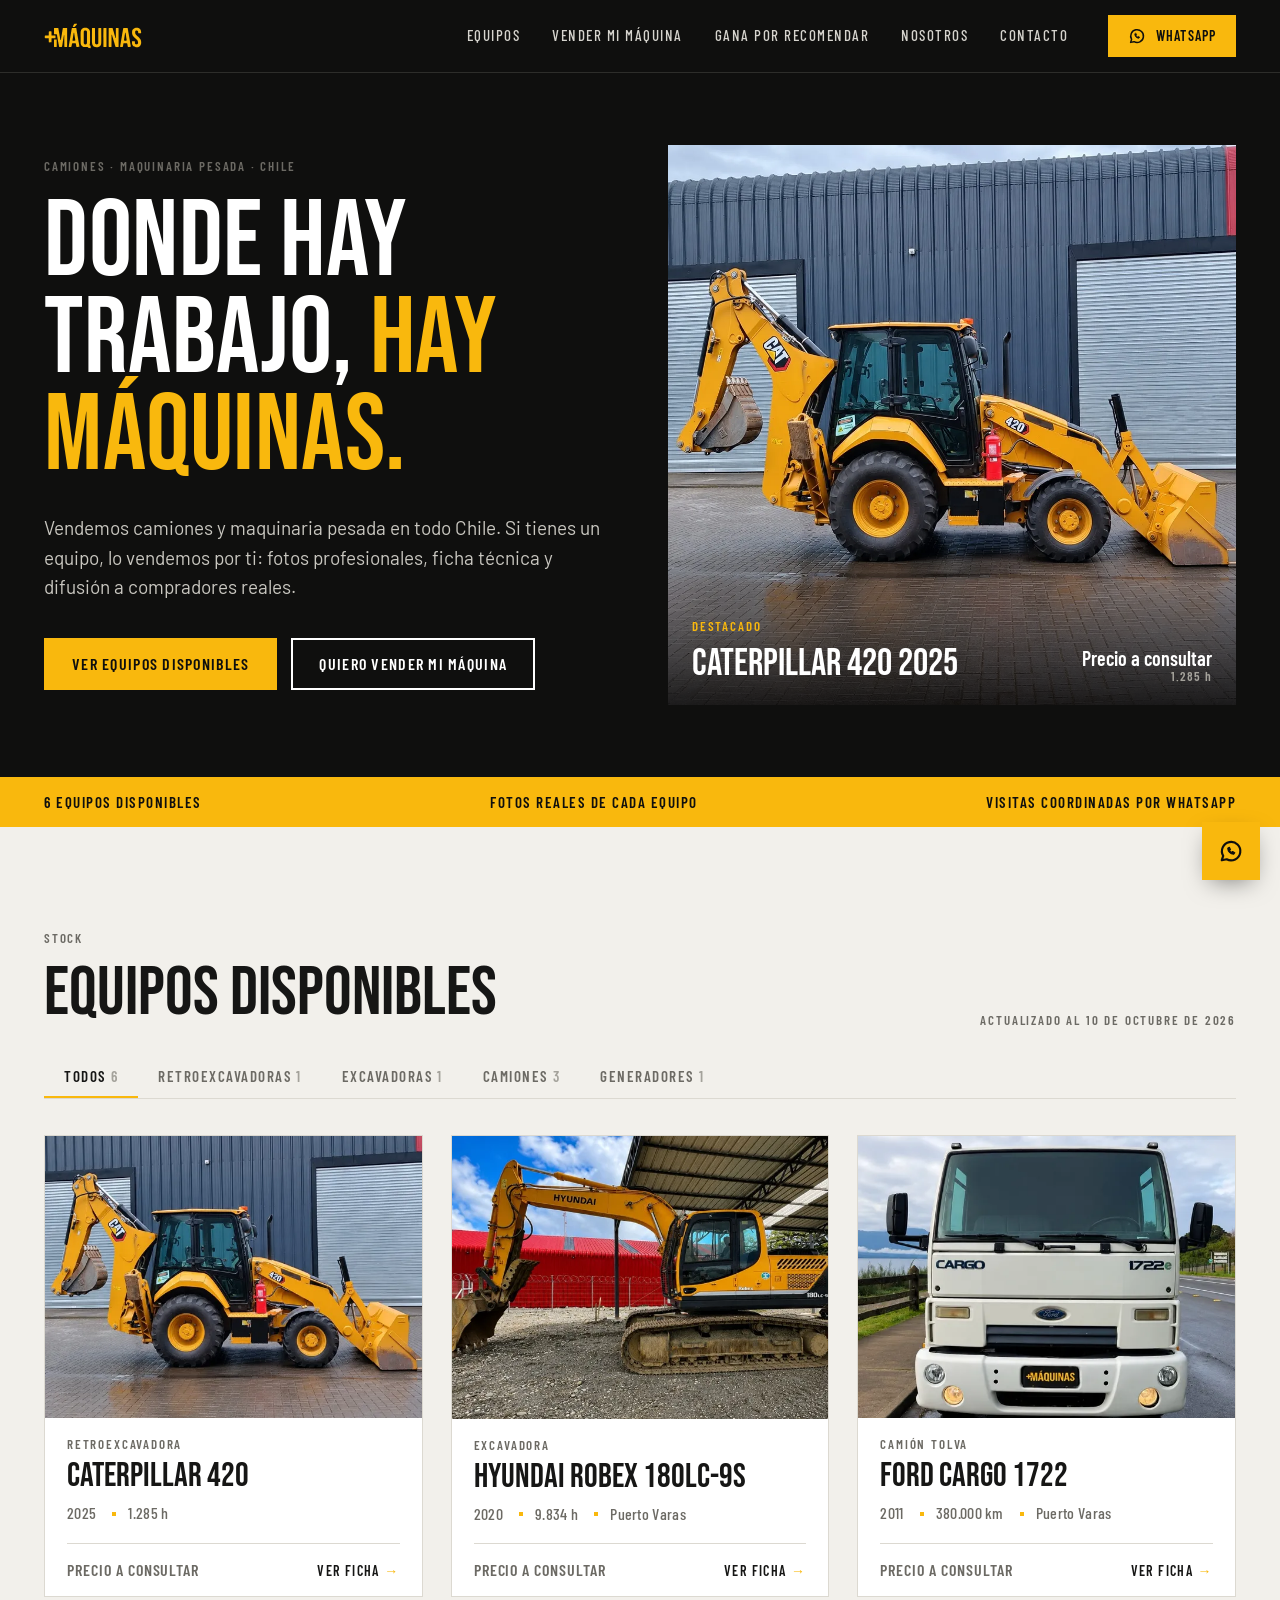
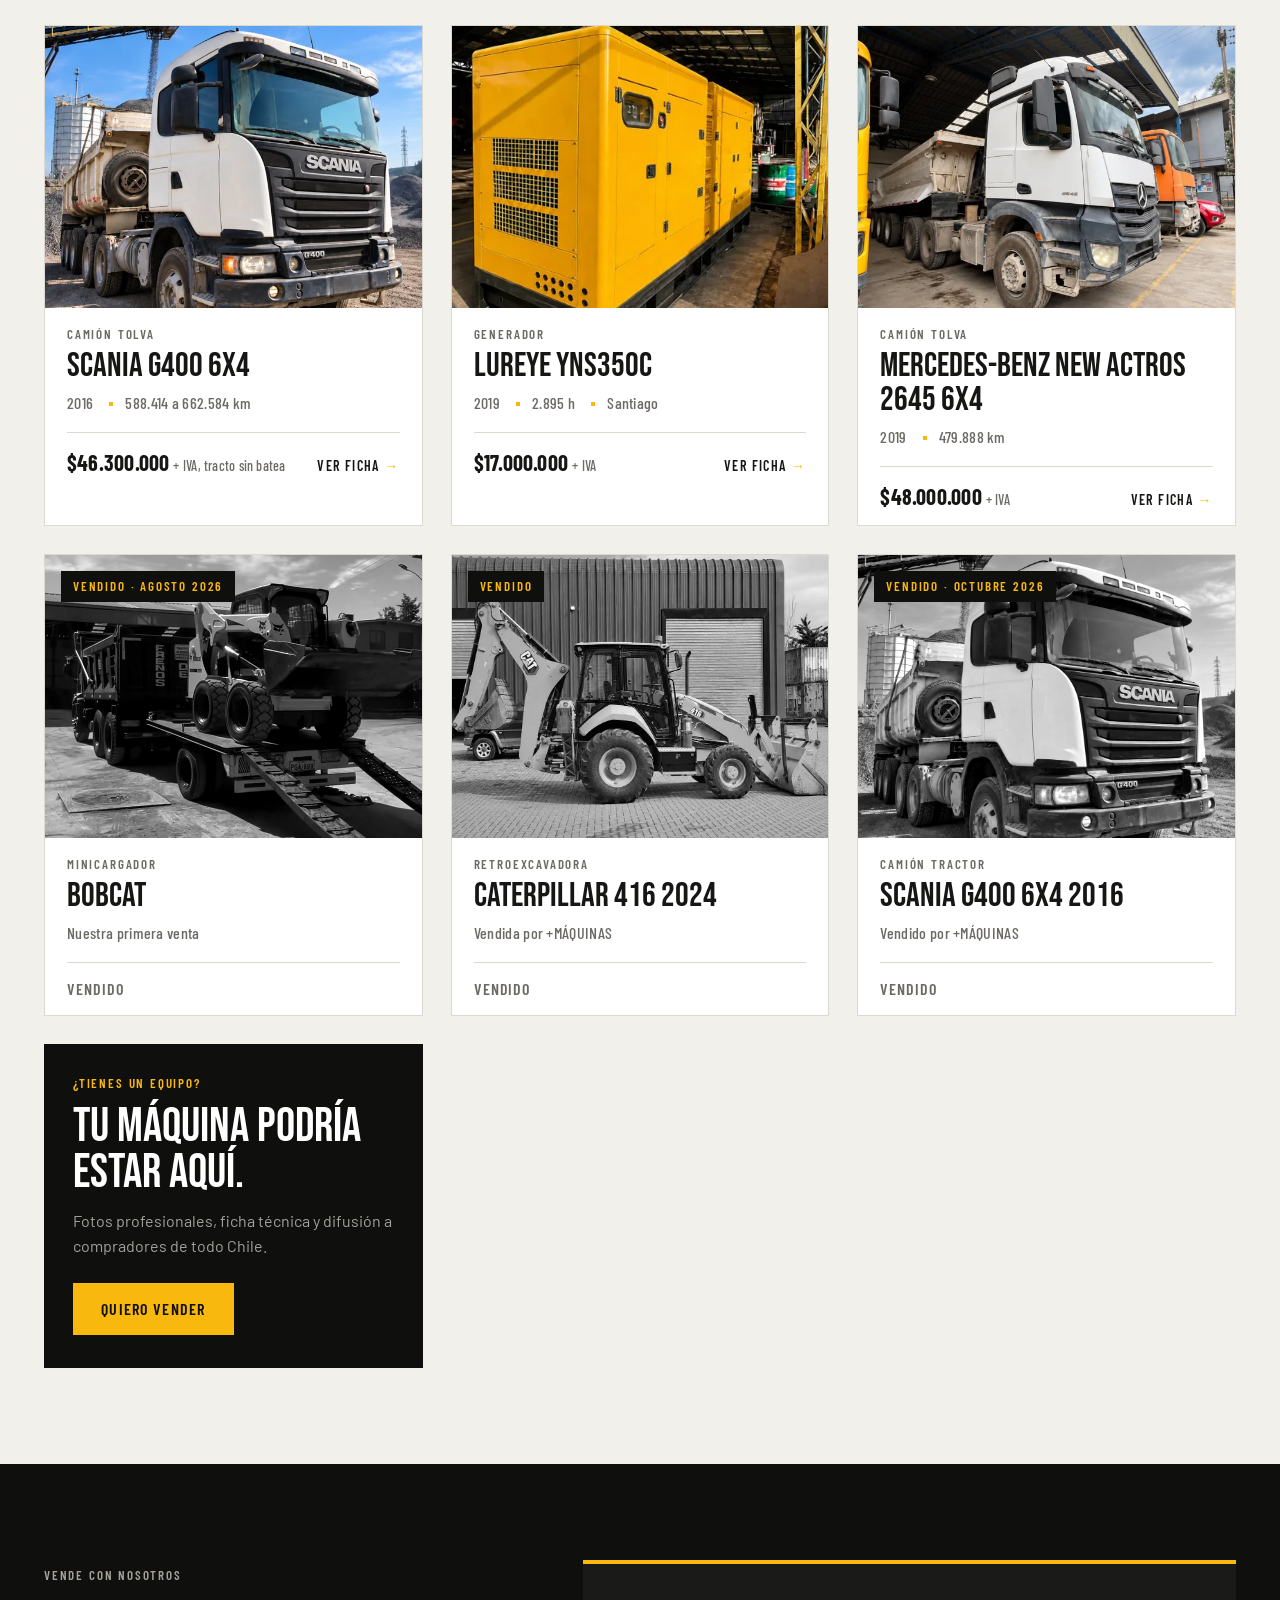
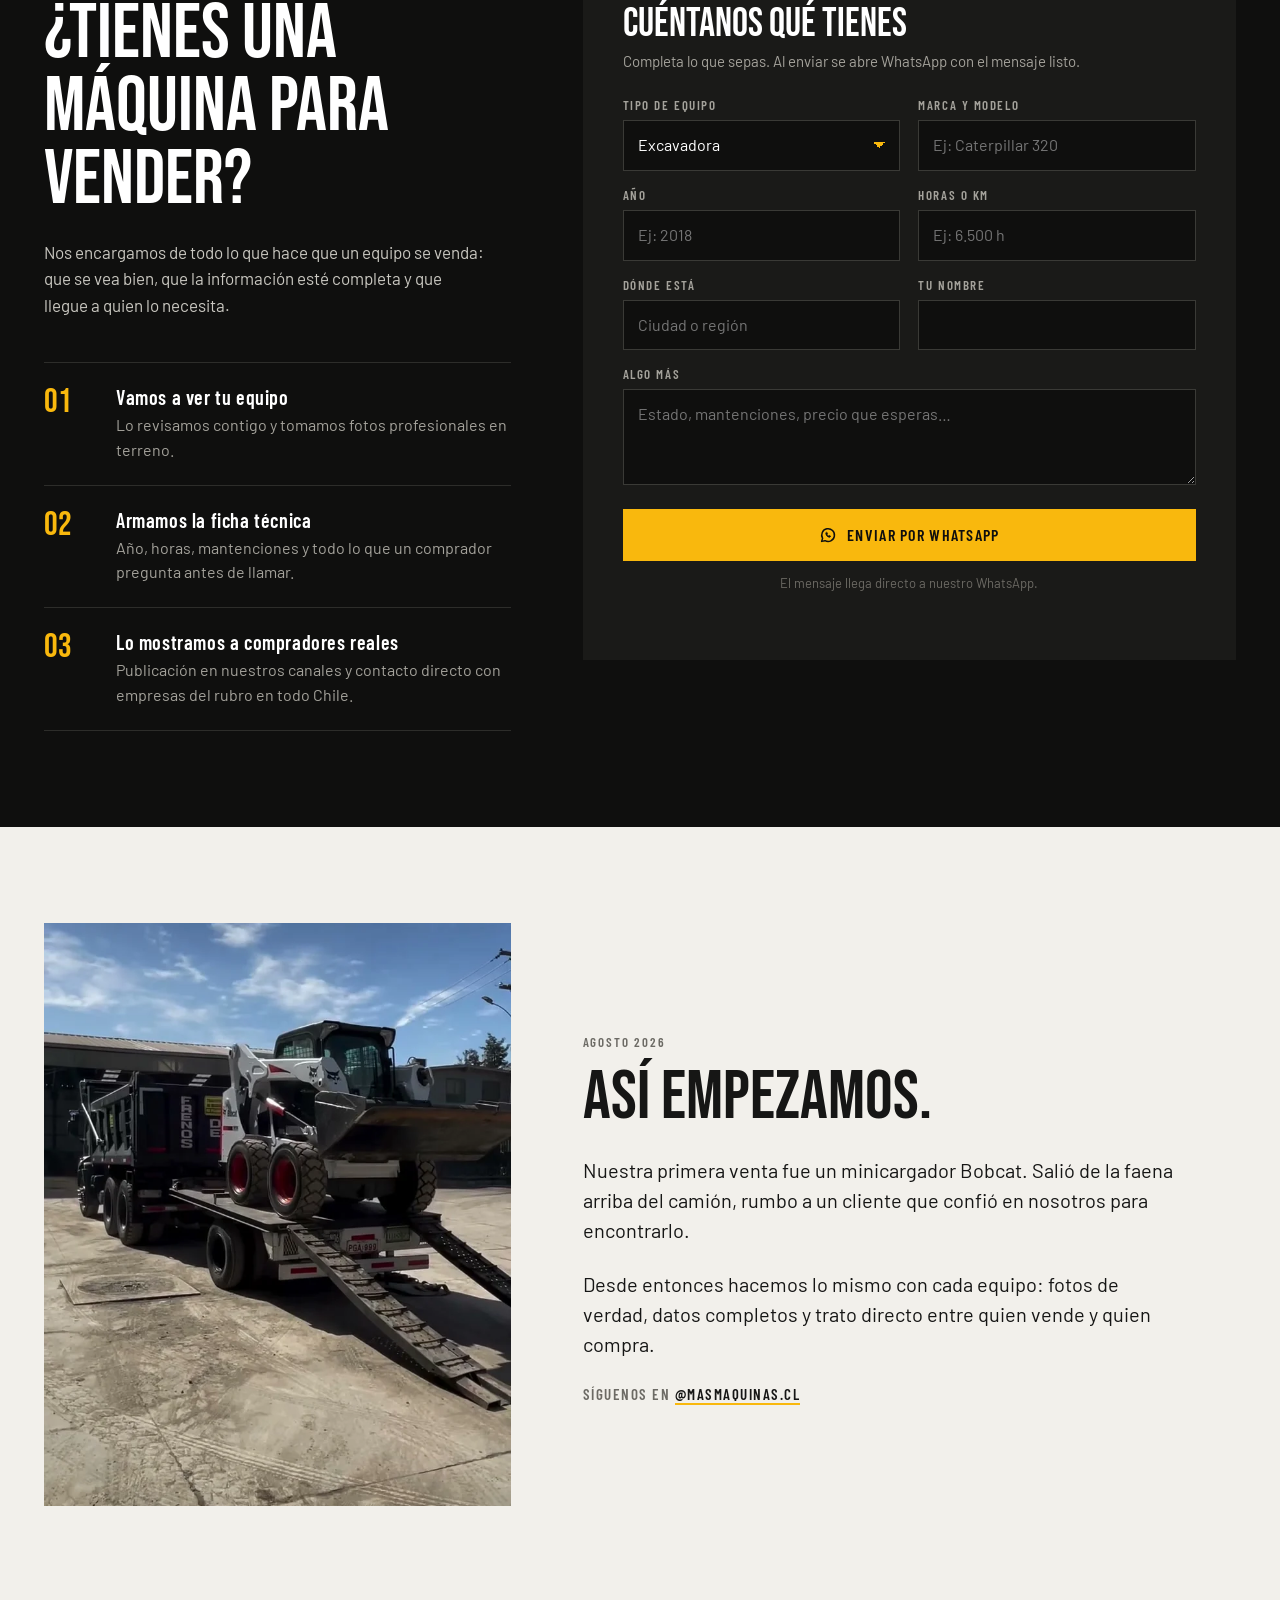
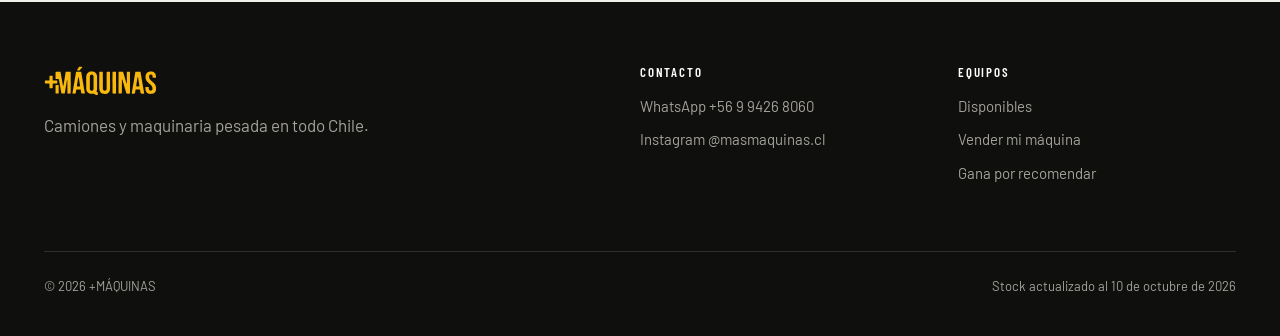
<file: sitio/index.html>
<!doctype html>
<html lang="es-CL">
<head>
<meta charset="utf-8">
<meta name="viewport" content="width=device-width, initial-scale=1">
<title>+MÁQUINAS · Camiones y maquinaria pesada en Chile</title>
<meta name="description" content="Compra y venta de camiones y maquinaria pesada usada en Chile. Retroexcavadoras, excavadoras y camiones tolva con fotos reales y ficha técnica.">
<link rel="canonical" href="https://mas-maquinas.cl/">
<meta property="og:type" content="website">
<meta property="og:title" content="+MÁQUINAS · Camiones y maquinaria pesada en Chile">
<meta property="og:description" content="Compra y venta de camiones y maquinaria pesada usada en Chile. Retroexcavadoras, excavadoras y camiones tolva con fotos reales y ficha técnica.">
<meta property="og:locale" content="es_CL">
<meta property="og:site_name" content="+MÁQUINAS">
<meta property="og:url" content="https://mas-maquinas.cl/">
<meta property="og:image" content="https://mas-maquinas.cl/og/home.jpg">
<meta property="og:image:type" content="image/jpeg">
<meta property="og:image:width" content="1200">
<meta property="og:image:height" content="630">
<meta property="og:image:alt" content="+MÁQUINAS · Camiones y maquinaria pesada en Chile">
<meta name="twitter:card" content="summary_large_image">
<meta name="twitter:image" content="https://mas-maquinas.cl/og/home.jpg">
<meta name="theme-color" content="#0f0f0e">
<link rel="icon" href="assets/favicon.svg" type="image/svg+xml">
<link rel="preconnect" href="https://fonts.googleapis.com">
<link rel="preconnect" href="https://fonts.gstatic.com" crossorigin>
<link href="https://fonts.googleapis.com/css2?family=Barlow+Condensed:wght@500;600;700&family=Barlow:wght@400;500;600&family=Bebas+Neue&display=swap" rel="stylesheet">
<link rel="stylesheet" href="assets/estilo.css">
<script type="application/ld+json">{"@context": "https://schema.org", "@type": "AutoDealer", "name": "+MÁQUINAS", "url": "https://mas-maquinas.cl", "telephone": "+56994268060", "areaServed": "CL", "sameAs": ["https://www.instagram.com/masmaquinas.cl/"]}</script>
</head>
<body>
<header class="cabecera">
  <div class="envase">
    <a class="marca" href="index.html" aria-label="+MÁQUINAS, inicio"><img src="assets/logo.svg" alt="+MÁQUINAS" width="112" height="30"></a>
    <nav class="menu" aria-label="Principal">
      <a href="index.html#equipos">Equipos</a>
      <a href="index.html#vender">Vender mi máquina</a>
      <a href="recomienda/">Gana por recomendar</a>
      <a href="index.html#nosotros">Nosotros</a>
      <a href="index.html#contacto">Contacto</a>
    </nav>
    <a class="boton boton-amarillo" href="https://wa.me/56994268060?text=Hola%2C%20vengo%20de%20la%20web%20de%20%2BM%C3%81QUINAS." target="_blank" rel="noopener"><svg viewBox="0 0 24 24" fill="none" stroke="currentColor" stroke-width="2" stroke-linecap="round" stroke-linejoin="round" aria-hidden="true"><path d="M3.5 20.5l1.3-4A8.5 8.5 0 1 1 8 19.6z"/><path d="M9 9.5c0 3 2.5 5.5 5.5 5.5l1-1.5-2-1-1 .8a4 4 0 0 1-1.8-1.8l.8-1-1-2z" fill="currentColor" stroke-width="1"/></svg><span>WhatsApp</span></a>
  </div>
</header>

<main>
<section class="portada">
  <div class="envase">
    <div class="portada-texto">
      <span class="rotulo">Camiones · Maquinaria pesada · Chile</span>
      <h1>Donde hay trabajo, <em>hay máquinas.</em></h1>
      <p class="bajada">Vendemos camiones y maquinaria pesada en todo Chile. Si tienes un equipo, lo vendemos por ti: fotos profesionales, ficha técnica y difusión a compradores reales.</p>
      <div class="portada-acciones">
        <a class="boton boton-amarillo" href="#equipos">Ver equipos disponibles</a>
        <a class="boton boton-linea" href="#vender">Quiero vender mi máquina</a>
      </div>
    </div>
    <a class="destacado" href="equipos/caterpillar-420/index.html">
      <img src="img/caterpillar-420-3.webp" alt="Retroexcavadora Caterpillar 420 2025" width="1086" height="1448">
      <div class="destacado-pie">
        <div><span class="rotulo">Destacado</span><strong>Caterpillar 420 2025</strong></div>
        <div class="precio">Precio a consultar <small>1.285 h</small></div>
      </div>
    </a>
  </div>
</section>

<div class="franja"><div class="envase"><span>6 equipos disponibles</span><span>Fotos reales de cada equipo</span><span>Visitas coordinadas por WhatsApp</span></div></div>

<section class="seccion" id="equipos">
  <div class="envase">
    <div class="seccion-cabeza">
      <div><span class="rotulo">Stock</span><h2>Equipos disponibles</h2></div>
      <span class="rotulo">Actualizado al 10 de octubre de 2026</span>
    </div>
    <div class="filtros" role="group" aria-label="Filtrar por tipo"><button type="button" aria-pressed="true" data-filtro="todos">Todos<span>6</span></button><button type="button" aria-pressed="false" data-filtro="Retroexcavadoras">Retroexcavadoras<span>1</span></button><button type="button" aria-pressed="false" data-filtro="Excavadoras">Excavadoras<span>1</span></button><button type="button" aria-pressed="false" data-filtro="Camiones">Camiones<span>3</span></button><button type="button" aria-pressed="false" data-filtro="Generadores">Generadores<span>1</span></button></div>
    <div class="grilla" id="grilla">
      <a class="ficha" href="equipos/caterpillar-420/index.html" data-tipo="Retroexcavadoras">
        <div class="ficha-foto"><img src="img/caterpillar-420-3-s.webp" alt="Retroexcavadora Caterpillar 420 2025" loading="lazy" width="640" height="853"></div>
        <div class="ficha-cuerpo">
          <span class="rotulo">Retroexcavadora</span>
          <h3>Caterpillar 420</h3>
          <ul class="datos"><li>2025</li><li>1.285 h</li></ul>
          <div class="ficha-precio"><span class="consultar">Precio a consultar</span><span class="ver">Ver ficha</span></div>
        </div>
      </a>
      <a class="ficha" href="equipos/hyundai-robex-180lc-9s-2020/index.html" data-tipo="Excavadoras">
        <div class="ficha-foto"><img src="img/hyundai-robex-180lc-9s-2020-3-s.webp" alt="Excavadora Hyundai Robex 180LC-9S 2020" loading="lazy" width="640" height="853"></div>
        <div class="ficha-cuerpo">
          <span class="rotulo">Excavadora</span>
          <h3>Hyundai Robex 180LC-9S</h3>
          <ul class="datos"><li>2020</li><li>9.834 h</li><li>Puerto Varas</li></ul>
          <div class="ficha-precio"><span class="consultar">Precio a consultar</span><span class="ver">Ver ficha</span></div>
        </div>
      </a>
      <a class="ficha" href="equipos/ford-cargo-1722-2011/index.html" data-tipo="Camiones">
        <div class="ficha-foto"><img src="img/ford-cargo-1722-2011-3-s.webp" alt="Camión tolva Ford Cargo 1722 2011" loading="lazy" width="640" height="853"></div>
        <div class="ficha-cuerpo">
          <span class="rotulo">Camión tolva</span>
          <h3>Ford Cargo 1722</h3>
          <ul class="datos"><li>2011</li><li>380.000 km</li><li>Puerto Varas</li></ul>
          <div class="ficha-precio"><span class="consultar">Precio a consultar</span><span class="ver">Ver ficha</span></div>
        </div>
      </a>
      <a class="ficha" href="equipos/scania-g400-2016/index.html" data-tipo="Camiones">
        <div class="ficha-foto"><img src="img/scania-g400-2016-2-s.webp" alt="Camión tolva Scania G400 6x4 2016" loading="lazy" width="640" height="853"></div>
        <div class="ficha-cuerpo">
          <span class="rotulo">Camión tolva</span>
          <h3>Scania G400 6x4</h3>
          <ul class="datos"><li>2016</li><li>588.414 a 662.584 km</li></ul>
          <div class="ficha-precio"><b>$46.300.000<small>+ IVA, tracto sin batea</small></b><span class="ver">Ver ficha</span></div>
        </div>
      </a>
      <a class="ficha" href="equipos/lureye-yns350c-2019/index.html" data-tipo="Generadores">
        <div class="ficha-foto"><img src="img/lureye-yns350c-2019-2-s.webp" alt="Generador Lureye YNS350C 2019" loading="lazy" width="640" height="853"></div>
        <div class="ficha-cuerpo">
          <span class="rotulo">Generador</span>
          <h3>Lureye YNS350C</h3>
          <ul class="datos"><li>2019</li><li>2.895 h</li><li>Santiago</li></ul>
          <div class="ficha-precio"><b>$17.000.000<small>+ IVA</small></b><span class="ver">Ver ficha</span></div>
        </div>
      </a>
      <a class="ficha" href="equipos/mercedes-benz-actros-2645-2019/index.html" data-tipo="Camiones">
        <div class="ficha-foto"><img src="img/mercedes-benz-actros-2645-2019-2-s.webp" alt="Camión tolva Mercedes-Benz New Actros 2645 6x4 2019" loading="lazy" width="640" height="853"></div>
        <div class="ficha-cuerpo">
          <span class="rotulo">Camión tolva</span>
          <h3>Mercedes-Benz New Actros 2645 6x4</h3>
          <ul class="datos"><li>2019</li><li>479.888 km</li></ul>
          <div class="ficha-precio"><b>$48.000.000<small>+ IVA</small></b><span class="ver">Ver ficha</span></div>
        </div>
      </a>
      <div class="ficha vendido" data-tipo="vendido">
        <div class="ficha-foto"><img src="img/bobcat-minicargador-vendido.webp" alt="Minicargador Bobcat, vendido" loading="lazy" width="640" height="853"><span class="sello">Vendido · agosto 2026</span></div>
        <div class="ficha-cuerpo">
          <span class="rotulo">Minicargador</span>
          <h3>Bobcat</h3>
          <ul class="datos"><li>Nuestra primera venta</li></ul>
          <div class="ficha-precio"><span class="consultar">Vendido</span></div>
        </div>
      </div>
      <div class="ficha vendido" data-tipo="vendido">
        <div class="ficha-foto"><img src="img/caterpillar-416-2024-2.webp" alt="Retroexcavadora Caterpillar 416 2024, vendido" loading="lazy" width="640" height="853"><span class="sello">Vendido</span></div>
        <div class="ficha-cuerpo">
          <span class="rotulo">Retroexcavadora</span>
          <h3>Caterpillar 416 2024</h3>
          <ul class="datos"><li>Vendida por +MÁQUINAS</li></ul>
          <div class="ficha-precio"><span class="consultar">Vendido</span></div>
        </div>
      </div>
      <div class="ficha vendido" data-tipo="vendido">
        <div class="ficha-foto"><img src="img/scania-g400-2016-2.webp" alt="Camión tractor Scania G400 6x4 2016, vendido" loading="lazy" width="640" height="853"><span class="sello">Vendido · octubre 2026</span></div>
        <div class="ficha-cuerpo">
          <span class="rotulo">Camión tractor</span>
          <h3>Scania G400 6x4 2016</h3>
          <ul class="datos"><li>Vendido por +MÁQUINAS</li></ul>
          <div class="ficha-precio"><span class="consultar">Vendido</span></div>
        </div>
      </div>
      <a class="ficha ficha-vende" href="#vender" data-tipo="vende">
        <span class="rotulo">¿Tienes un equipo?</span>
        <strong>Tu máquina podría estar aquí.</strong>
        <p>Fotos profesionales, ficha técnica y difusión a compradores de todo Chile.</p>
        <span class="boton boton-amarillo">Quiero vender</span>
      </a>
    </div>
  </div>
</section>

<section class="seccion oscuro vender" id="vender">
  <div class="envase">
    <div>
      <span class="rotulo">Vende con nosotros</span>
      <h2>¿Tienes una máquina para vender?</h2>
      <p class="intro">Nos encargamos de todo lo que hace que un equipo se venda: que se vea bien, que la información esté completa y que llegue a quien lo necesita.</p>
      <ol class="pasos">
        <li><span class="n">01</span><div><b>Vamos a ver tu equipo</b><p>Lo revisamos contigo y tomamos fotos profesionales en terreno.</p></div></li>
        <li><span class="n">02</span><div><b>Armamos la ficha técnica</b><p>Año, horas, mantenciones y todo lo que un comprador pregunta antes de llamar.</p></div></li>
        <li><span class="n">03</span><div><b>Lo mostramos a compradores reales</b><p>Publicación en nuestros canales y contacto directo con empresas del rubro en todo Chile.</p></div></li>
      </ol>
    </div>
    <form class="formulario" id="form-vender" novalidate>
      <h3>Cuéntanos qué tienes</h3>
      <p>Completa lo que sepas. Al enviar se abre WhatsApp con el mensaje listo.</p>
      <div class="campos">
        <div class="campo"><label for="f-tipo">Tipo de equipo</label><select id="f-tipo" name="tipo"><option>Excavadora</option><option>Retroexcavadora</option><option>Minicargador</option><option>Cargador frontal</option><option>Camión tolva</option><option>Camión</option><option>Grúa</option><option>Bulldozer</option><option>Motoniveladora</option><option>Otro</option></select></div>
        <div class="campo"><label for="f-marca">Marca y modelo</label><input id="f-marca" name="marca" placeholder="Ej: Caterpillar 320"></div>
        <div class="campo"><label for="f-anio">Año</label><input id="f-anio" name="anio" inputmode="numeric" placeholder="Ej: 2018"></div>
        <div class="campo"><label for="f-uso">Horas o km</label><input id="f-uso" name="uso" placeholder="Ej: 6.500 h"></div>
        <div class="campo"><label for="f-lugar">Dónde está</label><input id="f-lugar" name="lugar" placeholder="Ciudad o región"></div>
        <div class="campo"><label for="f-nombre">Tu nombre</label><input id="f-nombre" name="nombre" autocomplete="name"></div>
        <div class="campo ancho"><label for="f-nota">Algo más</label><textarea id="f-nota" name="nota" placeholder="Estado, mantenciones, precio que esperas…"></textarea></div>
      </div>
      <button class="boton boton-amarillo" type="submit"><svg viewBox="0 0 24 24" fill="none" stroke="currentColor" stroke-width="2" stroke-linecap="round" stroke-linejoin="round" aria-hidden="true"><path d="M3.5 20.5l1.3-4A8.5 8.5 0 1 1 8 19.6z"/><path d="M9 9.5c0 3 2.5 5.5 5.5 5.5l1-1.5-2-1-1 .8a4 4 0 0 1-1.8-1.8l.8-1-1-2z" fill="currentColor" stroke-width="1"/></svg>Enviar por WhatsApp</button>
      <p class="nota">El mensaje llega directo a nuestro WhatsApp.</p>
    </form>
  </div>
</section>

<section class="seccion historia" id="nosotros">
  <div class="envase">
    <figure><img src="img/bobcat-minicargador-vendido.webp" alt="Minicargador Bobcat cargado en camión, primera venta de +MÁQUINAS" loading="lazy" width="720" height="1280"></figure>
    <div>
      <span class="rotulo">Agosto 2026</span>
      <h2>Así empezamos.</h2>
      <p>Nuestra primera venta fue un minicargador Bobcat. Salió de la faena arriba del camión, rumbo a un cliente que confió en nosotros para encontrarlo.</p>
      <p>Desde entonces hacemos lo mismo con cada equipo: fotos de verdad, datos completos y trato directo entre quien vende y quien compra.</p>
      <p class="firma">Síguenos en <a href="https://www.instagram.com/masmaquinas.cl/" target="_blank" rel="noopener">@masmaquinas.cl</a></p>
    </div>
  </div>
</section>
</main>
<footer class="pie" id="contacto">
  <div class="envase">
    <div>
      <img src="assets/logo.svg" alt="+MÁQUINAS" width="112" height="30">
      <p>Camiones y maquinaria pesada en todo Chile.</p>
    </div>
    <div>
      <h4>Contacto</h4>
      <ul>
        <li><a href="https://wa.me/56994268060?text=Hola%2C%20vengo%20de%20la%20web%20de%20%2BM%C3%81QUINAS." target="_blank" rel="noopener">WhatsApp +56 9 9426 8060</a></li>
        <li><a href="https://www.instagram.com/masmaquinas.cl/" target="_blank" rel="noopener">Instagram @masmaquinas.cl</a></li>
      </ul>
    </div>
    <div>
      <h4>Equipos</h4>
      <ul>
        <li><a href="index.html#equipos">Disponibles</a></li>
        <li><a href="index.html#vender">Vender mi máquina</a></li>
        <li><a href="recomienda/">Gana por recomendar</a></li>
      </ul>
    </div>
    <p class="legal"><span>© 2026 +MÁQUINAS</span><span>Stock actualizado al 10 de octubre de 2026</span></p>
  </div>
</footer>
<a class="flotante" href="https://wa.me/56994268060?text=Hola%2C%20vengo%20de%20la%20web%20de%20%2BM%C3%81QUINAS." target="_blank" rel="noopener" aria-label="Escríbenos por WhatsApp"><svg viewBox="0 0 24 24" fill="none" stroke="currentColor" stroke-width="2" stroke-linecap="round" stroke-linejoin="round" aria-hidden="true"><path d="M3.5 20.5l1.3-4A8.5 8.5 0 1 1 8 19.6z"/><path d="M9 9.5c0 3 2.5 5.5 5.5 5.5l1-1.5-2-1-1 .8a4 4 0 0 1-1.8-1.8l.8-1-1-2z" fill="currentColor" stroke-width="1"/></svg></a>
<script>
const WA = "56994268060";
document.querySelectorAll(".filtros button").forEach(b => b.addEventListener("click", () => {
  const f = b.dataset.filtro;
  document.querySelectorAll(".filtros button").forEach(x => x.setAttribute("aria-pressed", x === b));
  document.querySelectorAll("#grilla .ficha").forEach(c => {
    c.hidden = !(f === "todos" || c.dataset.tipo === f || c.dataset.tipo === "vende");
  });
}));
document.getElementById("form-vender").addEventListener("submit", ev => {
  ev.preventDefault();
  const v = n => ev.target.elements[n].value.trim();
  const lineas = ["Hola, tengo un equipo para vender:", "• " + v("tipo") + (v("marca") ? " " + v("marca") : "")];
  if (v("anio")) lineas.push("• Año: " + v("anio"));
  if (v("uso")) lineas.push("• Uso: " + v("uso"));
  if (v("lugar")) lineas.push("• Ubicación: " + v("lugar"));
  if (v("nota")) lineas.push("• " + v("nota"));
  if (v("nombre")) lineas.push("", "Soy " + v("nombre") + ".");
  window.open("https://wa.me/" + WA + "?text=" + encodeURIComponent(lineas.join("\n")), "_blank");
});
</script>
</body>
</html>
</file>
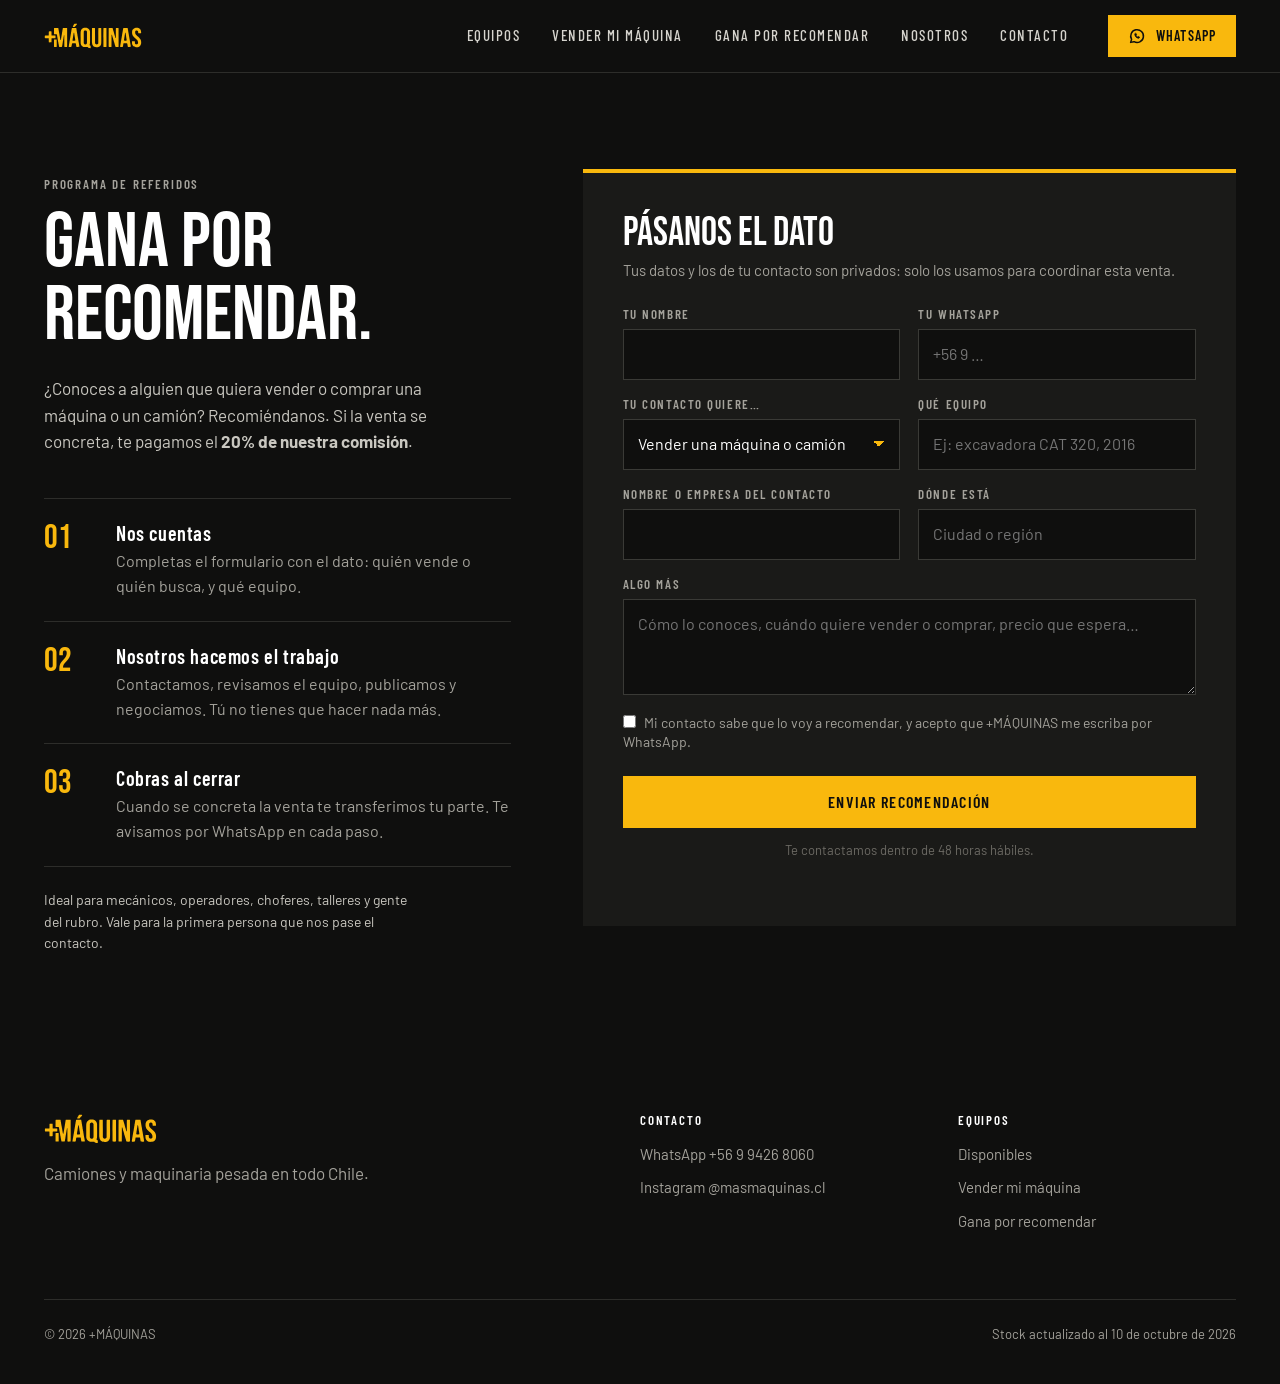
<file: sitio/recomienda/index.html>
<!doctype html>
<html lang="es-CL">
<head>
<meta charset="utf-8">
<meta name="viewport" content="width=device-width, initial-scale=1">
<title>Gana por recomendar · +MÁQUINAS</title>
<meta name="description" content="Recomiéndanos a quien quiera vender o comprar maquinaria pesada y gana el 20% de nuestra comisión cuando se concrete.">
<link rel="canonical" href="https://mas-maquinas.cl/recomienda/">
<meta property="og:type" content="website">
<meta property="og:title" content="Gana por recomendar · +MÁQUINAS">
<meta property="og:description" content="Recomiéndanos a quien quiera vender o comprar maquinaria pesada y gana el 20% de nuestra comisión cuando se concrete.">
<meta property="og:locale" content="es_CL">
<meta property="og:site_name" content="+MÁQUINAS">
<meta property="og:url" content="https://mas-maquinas.cl/recomienda/">
<meta property="og:image" content="https://mas-maquinas.cl/og/home.jpg">
<meta property="og:image:type" content="image/jpeg">
<meta property="og:image:width" content="1200">
<meta property="og:image:height" content="630">
<meta property="og:image:alt" content="Gana por recomendar · +MÁQUINAS">
<meta name="twitter:card" content="summary_large_image">
<meta name="twitter:image" content="https://mas-maquinas.cl/og/home.jpg">
<meta name="theme-color" content="#0f0f0e">
<link rel="icon" href="../assets/favicon.svg" type="image/svg+xml">
<link rel="preconnect" href="https://fonts.googleapis.com">
<link rel="preconnect" href="https://fonts.gstatic.com" crossorigin>
<link href="https://fonts.googleapis.com/css2?family=Barlow+Condensed:wght@500;600;700&family=Barlow:wght@400;500;600&family=Bebas+Neue&display=swap" rel="stylesheet">
<link rel="stylesheet" href="../assets/estilo.css">
</head>
<body>
<header class="cabecera">
  <div class="envase">
    <a class="marca" href="../index.html" aria-label="+MÁQUINAS, inicio"><img src="../assets/logo.svg" alt="+MÁQUINAS" width="112" height="30"></a>
    <nav class="menu" aria-label="Principal">
      <a href="../index.html#equipos">Equipos</a>
      <a href="../index.html#vender">Vender mi máquina</a>
      <a href="../recomienda/">Gana por recomendar</a>
      <a href="../index.html#nosotros">Nosotros</a>
      <a href="../index.html#contacto">Contacto</a>
    </nav>
    <a class="boton boton-amarillo" href="https://wa.me/56994268060?text=Hola%2C%20vengo%20de%20la%20web%20de%20%2BM%C3%81QUINAS." target="_blank" rel="noopener"><svg viewBox="0 0 24 24" fill="none" stroke="currentColor" stroke-width="2" stroke-linecap="round" stroke-linejoin="round" aria-hidden="true"><path d="M3.5 20.5l1.3-4A8.5 8.5 0 1 1 8 19.6z"/><path d="M9 9.5c0 3 2.5 5.5 5.5 5.5l1-1.5-2-1-1 .8a4 4 0 0 1-1.8-1.8l.8-1-1-2z" fill="currentColor" stroke-width="1"/></svg><span>WhatsApp</span></a>
  </div>
</header>

<main>
<section class="seccion oscuro vender" id="recomendar">
  <div class="envase">
    <div>
      <span class="rotulo">Programa de referidos</span>
      <h2>Gana por recomendar.</h2>
      <p class="intro">¿Conoces a alguien que quiera vender o comprar una máquina o un camión? Recomiéndanos. Si la venta se concreta, te pagamos el <b>20% de nuestra comisión</b>.</p>
      <ol class="pasos">
        <li><span class="n">01</span><div><b>Nos cuentas</b><p>Completas el formulario con el dato: quién vende o quién busca, y qué equipo.</p></div></li>
        <li><span class="n">02</span><div><b>Nosotros hacemos el trabajo</b><p>Contactamos, revisamos el equipo, publicamos y negociamos. Tú no tienes que hacer nada más.</p></div></li>
        <li><span class="n">03</span><div><b>Cobras al cerrar</b><p>Cuando se concreta la venta te transferimos tu parte. Te avisamos por WhatsApp en cada paso.</p></div></li>
      </ol>
      <p class="intro" style="font-size:14px">Ideal para mecánicos, operadores, choferes, talleres y gente del rubro. Vale para la primera persona que nos pase el contacto.</p>
    </div>
    <form class="formulario" name="referidos" method="POST" action="/recomienda/gracias/" data-netlify="true" netlify-honeypot="sitio-web">
      <input type="hidden" name="form-name" value="referidos">
      <p hidden><label>No completar: <input name="sitio-web"></label></p>
      <h3>Pásanos el dato</h3>
      <p>Tus datos y los de tu contacto son privados: solo los usamos para coordinar esta venta.</p>
      <div class="campos">
        <div class="campo"><label for="r-nombre">Tu nombre</label><input id="r-nombre" name="tu_nombre" autocomplete="name" required></div>
        <div class="campo"><label for="r-wa">Tu WhatsApp</label><input id="r-wa" name="tu_whatsapp" type="tel" inputmode="tel" autocomplete="tel" placeholder="+56 9 …" required></div>
        <div class="campo"><label for="r-tipo">Tu contacto quiere…</label><select id="r-tipo" name="quiere"><option>Vender una máquina o camión</option><option>Comprar una máquina o camión</option><option>Arrendar maquinaria</option></select></div>
        <div class="campo"><label for="r-equipo">Qué equipo</label><input id="r-equipo" name="equipo" placeholder="Ej: excavadora CAT 320, 2016"></div>
        <div class="campo"><label for="r-contacto">Nombre o empresa del contacto</label><input id="r-contacto" name="contacto"></div>
        <div class="campo"><label for="r-lugar">Dónde está</label><input id="r-lugar" name="lugar" placeholder="Ciudad o región"></div>
        <div class="campo ancho"><label for="r-nota">Algo más</label><textarea id="r-nota" name="nota" placeholder="Cómo lo conoces, cuándo quiere vender o comprar, precio que espera…"></textarea></div>
        <div class="campo ancho"><label style="text-transform:none;letter-spacing:0;font:400 14px/1.4 var(--texto)"><input type="checkbox" name="acepta" value="si" required style="width:auto;margin-right:8px;appearance:auto">Mi contacto sabe que lo voy a recomendar, y acepto que +MÁQUINAS me escriba por WhatsApp.</label></div>
      </div>
      <button class="boton boton-amarillo" type="submit">Enviar recomendación</button>
      <p class="nota">Te contactamos dentro de 48 horas hábiles.</p>
    </form>
  </div>
</section>
</main>
<footer class="pie" id="contacto">
  <div class="envase">
    <div>
      <img src="../assets/logo.svg" alt="+MÁQUINAS" width="112" height="30">
      <p>Camiones y maquinaria pesada en todo Chile.</p>
    </div>
    <div>
      <h4>Contacto</h4>
      <ul>
        <li><a href="https://wa.me/56994268060?text=Hola%2C%20vengo%20de%20la%20web%20de%20%2BM%C3%81QUINAS." target="_blank" rel="noopener">WhatsApp +56 9 9426 8060</a></li>
        <li><a href="https://www.instagram.com/masmaquinas.cl/" target="_blank" rel="noopener">Instagram @masmaquinas.cl</a></li>
      </ul>
    </div>
    <div>
      <h4>Equipos</h4>
      <ul>
        <li><a href="../index.html#equipos">Disponibles</a></li>
        <li><a href="../index.html#vender">Vender mi máquina</a></li>
        <li><a href="../recomienda/">Gana por recomendar</a></li>
      </ul>
    </div>
    <p class="legal"><span>© 2026 +MÁQUINAS</span><span>Stock actualizado al 10 de octubre de 2026</span></p>
  </div>
</footer>
</body>
</html>
</file>
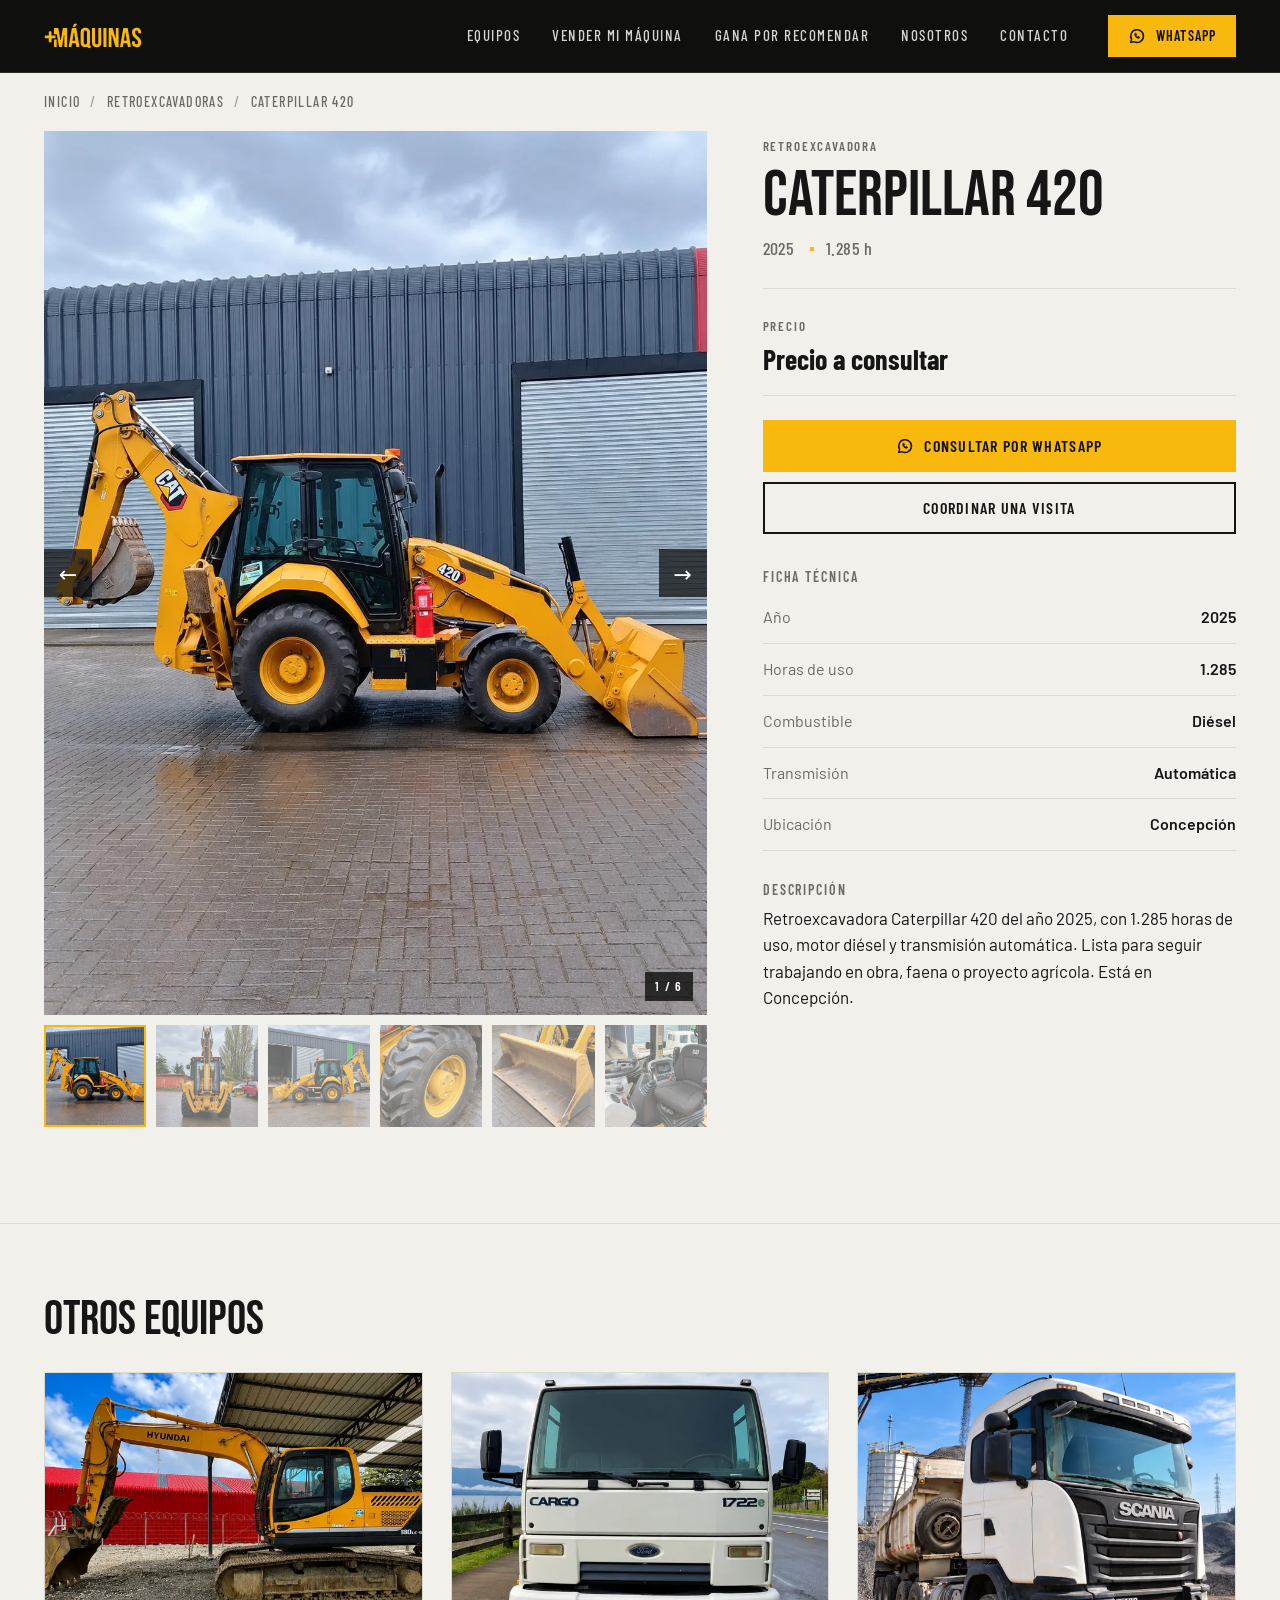
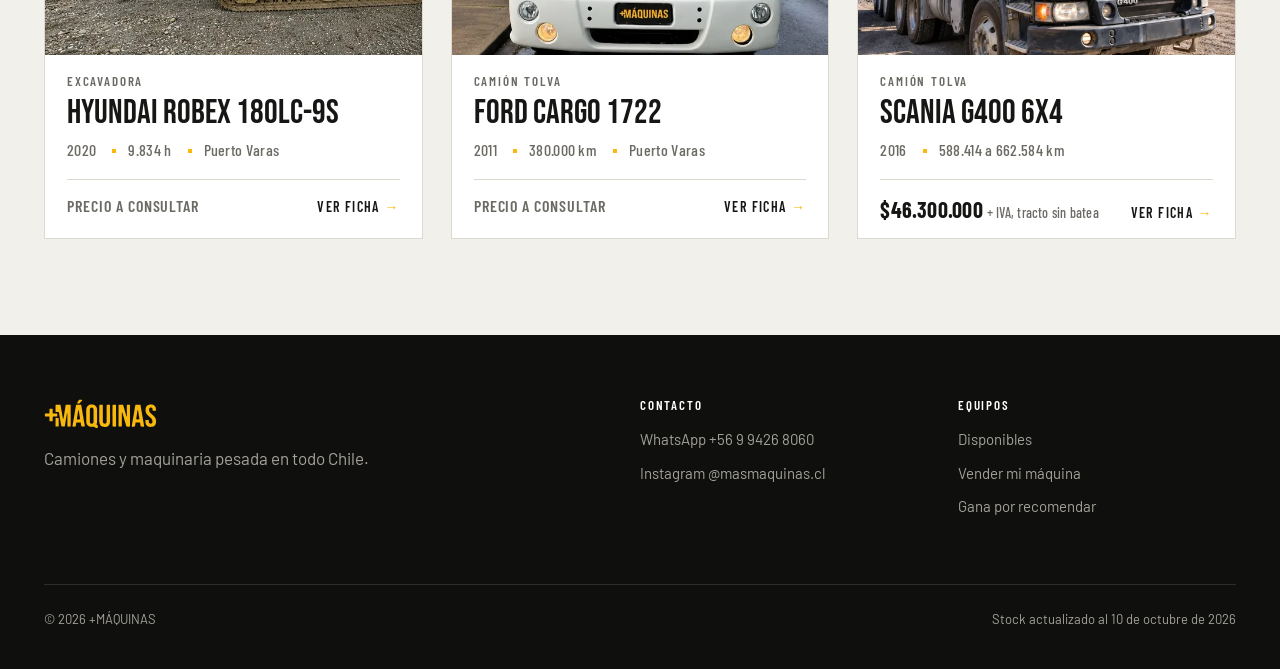
<file: sitio/equipos/caterpillar-420/index.html>
<!doctype html>
<html lang="es-CL">
<head>
<meta charset="utf-8">
<meta name="viewport" content="width=device-width, initial-scale=1">
<title>Retroexcavadora Caterpillar 420 2025 en venta · +MÁQUINAS</title>
<meta name="description" content="Retroexcavadora Caterpillar 420 2025, 1.285 h. Transmisión automática y pocas horas de trabajo, en Concepción. Fotos reales y ficha técnica.">
<link rel="canonical" href="https://mas-maquinas.cl/equipos/caterpillar-420/">
<meta property="og:type" content="website">
<meta property="og:title" content="Retroexcavadora Caterpillar 420 2025 en venta · +MÁQUINAS">
<meta property="og:description" content="Retroexcavadora Caterpillar 420 2025, 1.285 h. Transmisión automática y pocas horas de trabajo, en Concepción. Fotos reales y ficha técnica.">
<meta property="og:locale" content="es_CL">
<meta property="og:site_name" content="+MÁQUINAS">
<meta property="og:url" content="https://mas-maquinas.cl/equipos/caterpillar-420/">
<meta property="og:image" content="https://mas-maquinas.cl/og/caterpillar-420.jpg">
<meta property="og:image:type" content="image/jpeg">
<meta property="og:image:width" content="1200">
<meta property="og:image:height" content="630">
<meta property="og:image:alt" content="Retroexcavadora Caterpillar 420 2025 en venta · +MÁQUINAS">
<meta name="twitter:card" content="summary_large_image">
<meta name="twitter:image" content="https://mas-maquinas.cl/og/caterpillar-420.jpg">
<meta name="theme-color" content="#0f0f0e">
<link rel="icon" href="../../assets/favicon.svg" type="image/svg+xml">
<link rel="preconnect" href="https://fonts.googleapis.com">
<link rel="preconnect" href="https://fonts.gstatic.com" crossorigin>
<link href="https://fonts.googleapis.com/css2?family=Barlow+Condensed:wght@500;600;700&family=Barlow:wght@400;500;600&family=Bebas+Neue&display=swap" rel="stylesheet">
<link rel="stylesheet" href="../../assets/estilo.css">
<script type="application/ld+json">{"@context": "https://schema.org", "@type": "Product", "name": "Retroexcavadora Caterpillar 420 2025", "brand": {"@type": "Brand", "name": "Caterpillar"}, "description": "Retroexcavadora Caterpillar 420 del año 2025, con 1.285 horas de uso, motor diésel y transmisión automática. Lista para seguir trabajando en obra, faena o proyecto agrícola. Está en Concepción.", "image": ["https://mas-maquinas.cl/img/caterpillar-420-3.webp", "https://mas-maquinas.cl/img/caterpillar-420-2.webp", "https://mas-maquinas.cl/img/caterpillar-420-4.webp", "https://mas-maquinas.cl/img/caterpillar-420-5.webp", "https://mas-maquinas.cl/img/caterpillar-420-6.webp", "https://mas-maquinas.cl/img/caterpillar-420-7.webp"], "itemCondition": "https://schema.org/UsedCondition"}</script>
</head>
<body class="pagina-equipo">
<header class="cabecera">
  <div class="envase">
    <a class="marca" href="../../index.html" aria-label="+MÁQUINAS, inicio"><img src="../../assets/logo.svg" alt="+MÁQUINAS" width="112" height="30"></a>
    <nav class="menu" aria-label="Principal">
      <a href="../../index.html#equipos">Equipos</a>
      <a href="../../index.html#vender">Vender mi máquina</a>
      <a href="../../recomienda/">Gana por recomendar</a>
      <a href="../../index.html#nosotros">Nosotros</a>
      <a href="../../index.html#contacto">Contacto</a>
    </nav>
    <a class="boton boton-amarillo" href="https://wa.me/56994268060?text=Hola%2C%20vengo%20de%20la%20web%20de%20%2BM%C3%81QUINAS." target="_blank" rel="noopener"><svg viewBox="0 0 24 24" fill="none" stroke="currentColor" stroke-width="2" stroke-linecap="round" stroke-linejoin="round" aria-hidden="true"><path d="M3.5 20.5l1.3-4A8.5 8.5 0 1 1 8 19.6z"/><path d="M9 9.5c0 3 2.5 5.5 5.5 5.5l1-1.5-2-1-1 .8a4 4 0 0 1-1.8-1.8l.8-1-1-2z" fill="currentColor" stroke-width="1"/></svg><span>WhatsApp</span></a>
  </div>
</header>

<main class="envase">
  <nav class="miga" aria-label="Ruta"><a href="../../index.html">Inicio</a><span>/</span><a href="../../index.html#equipos">Retroexcavadoras</a><span>/</span>Caterpillar 420</nav>
  <div class="detalle">
    <div>
      <div class="galeria-principal">
        <img id="foto-grande" src="../../img/caterpillar-420-3.webp" alt="Retroexcavadora Caterpillar 420 2025" width="1086" height="1448">
        <button class="galeria-flecha ant" type="button" aria-label="Foto anterior">←</button>
        <button class="galeria-flecha sig" type="button" aria-label="Foto siguiente">→</button>
        <span class="contador" id="contador">1 / 6</span>
      </div>
      <div class="miniaturas"><button type="button" data-i="0" aria-label="Foto 1" aria-current="true"><img src="../../img/caterpillar-420-3-s.webp" alt="" loading="lazy" width="160" height="213"></button><button type="button" data-i="1" aria-label="Foto 2"><img src="../../img/caterpillar-420-2-s.webp" alt="" loading="lazy" width="160" height="213"></button><button type="button" data-i="2" aria-label="Foto 3"><img src="../../img/caterpillar-420-4-s.webp" alt="" loading="lazy" width="160" height="213"></button><button type="button" data-i="3" aria-label="Foto 4"><img src="../../img/caterpillar-420-5-s.webp" alt="" loading="lazy" width="160" height="213"></button><button type="button" data-i="4" aria-label="Foto 5"><img src="../../img/caterpillar-420-6-s.webp" alt="" loading="lazy" width="160" height="213"></button><button type="button" data-i="5" aria-label="Foto 6"><img src="../../img/caterpillar-420-7-s.webp" alt="" loading="lazy" width="160" height="213"></button></div>
    </div>
    <div class="info">
      <span class="rotulo">Retroexcavadora</span>
      <h1>Caterpillar 420</h1>
      <ul class="datos"><li>2025</li><li>1.285 h</li></ul>
      <div class="precio-grande"><span class="rotulo">Precio</span><b class="consultar">Precio a consultar</b></div>
      <div class="acciones">
        <a class="boton boton-amarillo" href="https://wa.me/56994268060?text=Hola%2C%20me%20interesa%20el%20equipo%20retroexcavadora%20Caterpillar%20420%202025%20que%20vi%20en%20la%20web%20de%20%2BM%C3%81QUINAS." target="_blank" rel="noopener"><svg viewBox="0 0 24 24" fill="none" stroke="currentColor" stroke-width="2" stroke-linecap="round" stroke-linejoin="round" aria-hidden="true"><path d="M3.5 20.5l1.3-4A8.5 8.5 0 1 1 8 19.6z"/><path d="M9 9.5c0 3 2.5 5.5 5.5 5.5l1-1.5-2-1-1 .8a4 4 0 0 1-1.8-1.8l.8-1-1-2z" fill="currentColor" stroke-width="1"/></svg>Consultar por WhatsApp</a>
        <a class="boton boton-linea" href="https://wa.me/56994268060?text=Hola%2C%20quiero%20coordinar%20una%20visita%20para%20ver%20el%20equipo%20Caterpillar%20420%202025." target="_blank" rel="noopener">Coordinar una visita</a>
      </div>
      <div class="tabla"><h2>Ficha técnica</h2><dl><dt>Año</dt><dd>2025</dd><dt>Horas de uso</dt><dd>1.285</dd><dt>Combustible</dt><dd>Diésel</dd><dt>Transmisión</dt><dd>Automática</dd><dt>Ubicación</dt><dd>Concepción</dd></dl></div>
      <div class="descripcion"><h2>Descripción</h2><p>Retroexcavadora Caterpillar 420 del año 2025, con 1.285 horas de uso, motor diésel y transmisión automática. Lista para seguir trabajando en obra, faena o proyecto agrícola. Está en Concepción.</p></div>
    </div>
  </div>
</main>
<section class="otros"><div class="envase"><h2>Otros equipos</h2><div class="grilla">
      <a class="ficha" href="../../equipos/hyundai-robex-180lc-9s-2020/index.html" data-tipo="Excavadoras">
        <div class="ficha-foto"><img src="../../img/hyundai-robex-180lc-9s-2020-3-s.webp" alt="Excavadora Hyundai Robex 180LC-9S 2020" loading="lazy" width="640" height="853"></div>
        <div class="ficha-cuerpo">
          <span class="rotulo">Excavadora</span>
          <h3>Hyundai Robex 180LC-9S</h3>
          <ul class="datos"><li>2020</li><li>9.834 h</li><li>Puerto Varas</li></ul>
          <div class="ficha-precio"><span class="consultar">Precio a consultar</span><span class="ver">Ver ficha</span></div>
        </div>
      </a>
      <a class="ficha" href="../../equipos/ford-cargo-1722-2011/index.html" data-tipo="Camiones">
        <div class="ficha-foto"><img src="../../img/ford-cargo-1722-2011-3-s.webp" alt="Camión tolva Ford Cargo 1722 2011" loading="lazy" width="640" height="853"></div>
        <div class="ficha-cuerpo">
          <span class="rotulo">Camión tolva</span>
          <h3>Ford Cargo 1722</h3>
          <ul class="datos"><li>2011</li><li>380.000 km</li><li>Puerto Varas</li></ul>
          <div class="ficha-precio"><span class="consultar">Precio a consultar</span><span class="ver">Ver ficha</span></div>
        </div>
      </a>
      <a class="ficha" href="../../equipos/scania-g400-2016/index.html" data-tipo="Camiones">
        <div class="ficha-foto"><img src="../../img/scania-g400-2016-2-s.webp" alt="Camión tolva Scania G400 6x4 2016" loading="lazy" width="640" height="853"></div>
        <div class="ficha-cuerpo">
          <span class="rotulo">Camión tolva</span>
          <h3>Scania G400 6x4</h3>
          <ul class="datos"><li>2016</li><li>588.414 a 662.584 km</li></ul>
          <div class="ficha-precio"><b>$46.300.000<small>+ IVA, tracto sin batea</small></b><span class="ver">Ver ficha</span></div>
        </div>
      </a>
</div></div></section>
<footer class="pie" id="contacto">
  <div class="envase">
    <div>
      <img src="../../assets/logo.svg" alt="+MÁQUINAS" width="112" height="30">
      <p>Camiones y maquinaria pesada en todo Chile.</p>
    </div>
    <div>
      <h4>Contacto</h4>
      <ul>
        <li><a href="https://wa.me/56994268060?text=Hola%2C%20vengo%20de%20la%20web%20de%20%2BM%C3%81QUINAS." target="_blank" rel="noopener">WhatsApp +56 9 9426 8060</a></li>
        <li><a href="https://www.instagram.com/masmaquinas.cl/" target="_blank" rel="noopener">Instagram @masmaquinas.cl</a></li>
      </ul>
    </div>
    <div>
      <h4>Equipos</h4>
      <ul>
        <li><a href="../../index.html#equipos">Disponibles</a></li>
        <li><a href="../../index.html#vender">Vender mi máquina</a></li>
        <li><a href="../../recomienda/">Gana por recomendar</a></li>
      </ul>
    </div>
    <p class="legal"><span>© 2026 +MÁQUINAS</span><span>Stock actualizado al 10 de octubre de 2026</span></p>
  </div>
</footer>
<div class="barra-movil"><a class="boton boton-amarillo" href="https://wa.me/56994268060?text=Hola%2C%20me%20interesa%20el%20equipo%20retroexcavadora%20Caterpillar%20420%202025%20que%20vi%20en%20la%20web%20de%20%2BM%C3%81QUINAS." target="_blank" rel="noopener"><svg viewBox="0 0 24 24" fill="none" stroke="currentColor" stroke-width="2" stroke-linecap="round" stroke-linejoin="round" aria-hidden="true"><path d="M3.5 20.5l1.3-4A8.5 8.5 0 1 1 8 19.6z"/><path d="M9 9.5c0 3 2.5 5.5 5.5 5.5l1-1.5-2-1-1 .8a4 4 0 0 1-1.8-1.8l.8-1-1-2z" fill="currentColor" stroke-width="1"/></svg>Consultar por WhatsApp</a></div>
<script>
const fotos = ["../../img/caterpillar-420-3.webp", "../../img/caterpillar-420-2.webp", "../../img/caterpillar-420-4.webp", "../../img/caterpillar-420-5.webp", "../../img/caterpillar-420-6.webp", "../../img/caterpillar-420-7.webp"];
let i = 0;
const grande = document.getElementById("foto-grande"), cont = document.getElementById("contador");
const minis = document.querySelectorAll(".miniaturas button");
function ir(n) {
  i = (n + fotos.length) % fotos.length;
  grande.src = fotos[i];
  cont.textContent = (i + 1) + " / " + fotos.length;
  minis.forEach((m, k) => m.setAttribute("aria-current", k === i));
}
minis.forEach(m => m.addEventListener("click", () => ir(+m.dataset.i)));
document.querySelector(".galeria-flecha.ant").addEventListener("click", () => ir(i - 1));
document.querySelector(".galeria-flecha.sig").addEventListener("click", () => ir(i + 1));
document.addEventListener("keydown", ev => { if (ev.key === "ArrowLeft") ir(i - 1); if (ev.key === "ArrowRight") ir(i + 1); });
fotos.slice(1).forEach(s => { const im = new Image(); im.src = s; });
</script>
</body>
</html>
</file>
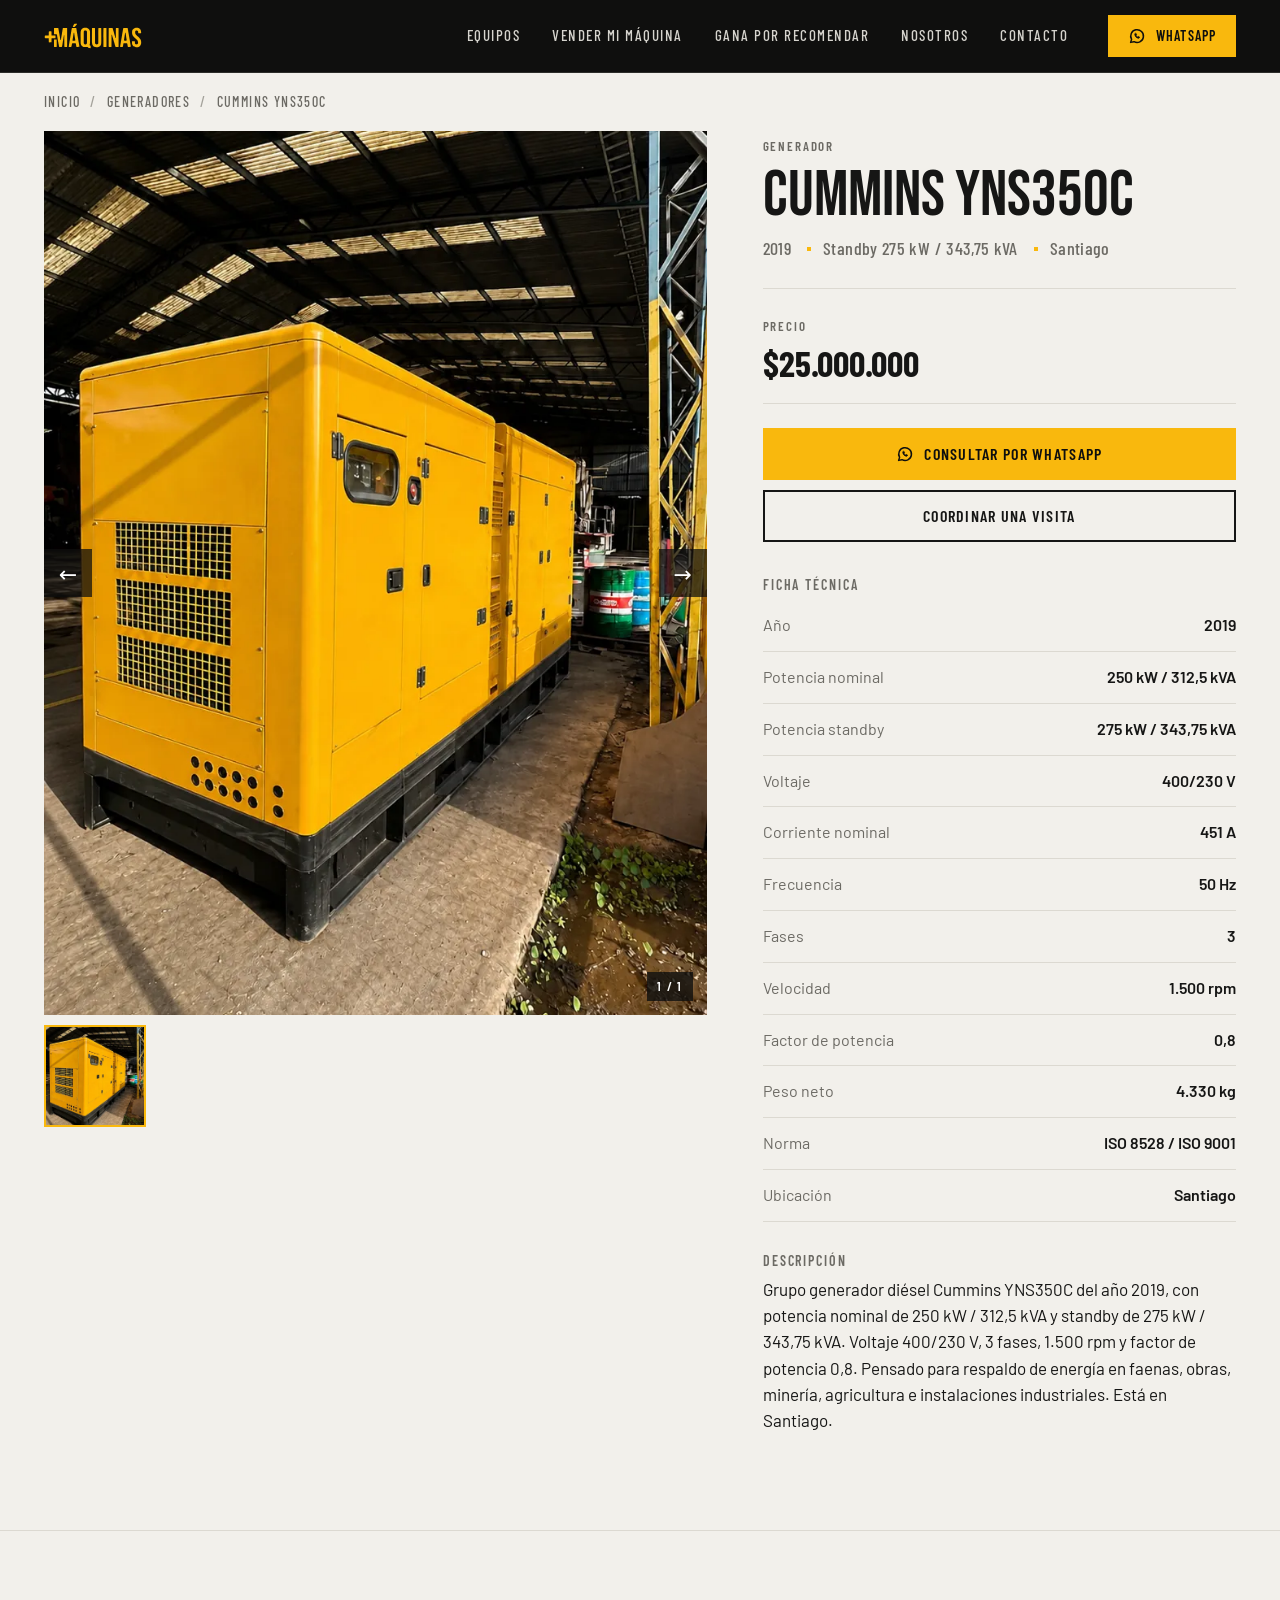
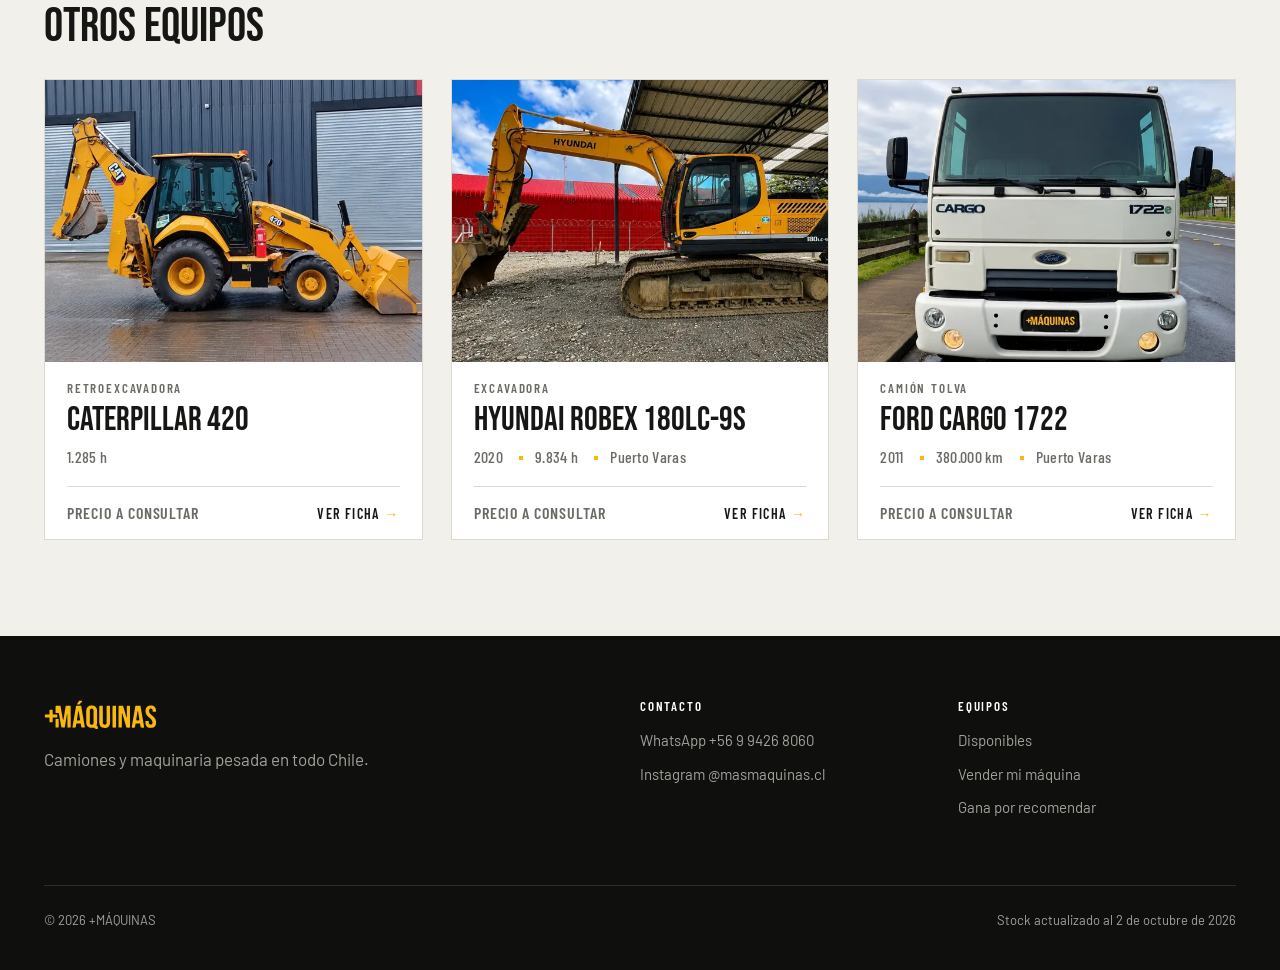
<file: sitio/equipos/cummins-yns350c-2019/index.html>
<!doctype html>
<html lang="es-CL">
<head>
<meta charset="utf-8">
<meta name="viewport" content="width=device-width, initial-scale=1">
<title>Generador Cummins YNS350C 2019 en venta · +MÁQUINAS</title>
<meta name="description" content="Generador Cummins YNS350C 2019, Standby 275 kW / 343,75 kVA. Grupo electrógeno diésel 250 kW / 312,5 kVA, en Santiago. Fotos reales y ficha técnica.">
<link rel="canonical" href="https://mas-maquinas.cl/equipos/cummins-yns350c-2019/">
<meta property="og:type" content="website">
<meta property="og:title" content="Generador Cummins YNS350C 2019 en venta · +MÁQUINAS">
<meta property="og:description" content="Generador Cummins YNS350C 2019, Standby 275 kW / 343,75 kVA. Grupo electrógeno diésel 250 kW / 312,5 kVA, en Santiago. Fotos reales y ficha técnica.">
<meta property="og:locale" content="es_CL">
<meta name="theme-color" content="#0f0f0e">
<link rel="icon" href="../../assets/favicon.svg" type="image/svg+xml">
<link rel="preconnect" href="https://fonts.googleapis.com">
<link rel="preconnect" href="https://fonts.gstatic.com" crossorigin>
<link href="https://fonts.googleapis.com/css2?family=Barlow+Condensed:wght@500;600;700&family=Barlow:wght@400;500;600&family=Bebas+Neue&display=swap" rel="stylesheet">
<link rel="stylesheet" href="../../assets/estilo.css">
<script type="application/ld+json">{"@context": "https://schema.org", "@type": "Product", "name": "Generador Cummins YNS350C 2019", "brand": {"@type": "Brand", "name": "Cummins"}, "description": "Grupo generador diésel Cummins YNS350C del año 2019, con potencia nominal de 250 kW / 312,5 kVA y standby de 275 kW / 343,75 kVA. Voltaje 400/230 V, 3 fases, 1.500 rpm y factor de potencia 0,8. Pensado para respaldo de energía en faenas, obras, minería, agricultura e instalaciones industriales. Está en Santiago.", "image": ["https://mas-maquinas.cl/img/cummins-yns350c-2019-2.webp"], "itemCondition": "https://schema.org/UsedCondition", "offers": {"@type": "Offer", "priceCurrency": "CLP", "price": "25000000", "availability": "https://schema.org/InStock"}}</script>
</head>
<body class="pagina-equipo">
<header class="cabecera">
  <div class="envase">
    <a class="marca" href="../../index.html" aria-label="+MÁQUINAS, inicio"><img src="../../assets/logo.svg" alt="+MÁQUINAS" width="112" height="30"></a>
    <nav class="menu" aria-label="Principal">
      <a href="../../index.html#equipos">Equipos</a>
      <a href="../../index.html#vender">Vender mi máquina</a>
      <a href="../../recomienda/">Gana por recomendar</a>
      <a href="../../index.html#nosotros">Nosotros</a>
      <a href="../../index.html#contacto">Contacto</a>
    </nav>
    <a class="boton boton-amarillo" href="https://wa.me/56994268060?text=Hola%2C%20vengo%20de%20la%20web%20de%20%2BM%C3%81QUINAS." target="_blank" rel="noopener"><svg viewBox="0 0 24 24" fill="none" stroke="currentColor" stroke-width="2" stroke-linecap="round" stroke-linejoin="round" aria-hidden="true"><path d="M3.5 20.5l1.3-4A8.5 8.5 0 1 1 8 19.6z"/><path d="M9 9.5c0 3 2.5 5.5 5.5 5.5l1-1.5-2-1-1 .8a4 4 0 0 1-1.8-1.8l.8-1-1-2z" fill="currentColor" stroke-width="1"/></svg><span>WhatsApp</span></a>
  </div>
</header>

<main class="envase">
  <nav class="miga" aria-label="Ruta"><a href="../../index.html">Inicio</a><span>/</span><a href="../../index.html#equipos">Generadores</a><span>/</span>Cummins YNS350C</nav>
  <div class="detalle">
    <div>
      <div class="galeria-principal">
        <img id="foto-grande" src="../../img/cummins-yns350c-2019-2.webp" alt="Generador Cummins YNS350C 2019" width="1086" height="1448">
        <button class="galeria-flecha ant" type="button" aria-label="Foto anterior">←</button>
        <button class="galeria-flecha sig" type="button" aria-label="Foto siguiente">→</button>
        <span class="contador" id="contador">1 / 1</span>
      </div>
      <div class="miniaturas"><button type="button" data-i="0" aria-label="Foto 1" aria-current="true"><img src="../../img/cummins-yns350c-2019-2-s.webp" alt="" loading="lazy" width="160" height="213"></button></div>
    </div>
    <div class="info">
      <span class="rotulo">Generador</span>
      <h1>Cummins YNS350C</h1>
      <ul class="datos"><li>2019</li><li>Standby 275 kW / 343,75 kVA</li><li>Santiago</li></ul>
      <div class="precio-grande"><span class="rotulo">Precio</span><b>$25.000.000<small></small></b></div>
      <div class="acciones">
        <a class="boton boton-amarillo" href="https://wa.me/56994268060?text=Hola%2C%20me%20interesa%20el%20equipo%20generador%20Cummins%20YNS350C%202019%20que%20vi%20en%20la%20web%20de%20%2BM%C3%81QUINAS." target="_blank" rel="noopener"><svg viewBox="0 0 24 24" fill="none" stroke="currentColor" stroke-width="2" stroke-linecap="round" stroke-linejoin="round" aria-hidden="true"><path d="M3.5 20.5l1.3-4A8.5 8.5 0 1 1 8 19.6z"/><path d="M9 9.5c0 3 2.5 5.5 5.5 5.5l1-1.5-2-1-1 .8a4 4 0 0 1-1.8-1.8l.8-1-1-2z" fill="currentColor" stroke-width="1"/></svg>Consultar por WhatsApp</a>
        <a class="boton boton-linea" href="https://wa.me/56994268060?text=Hola%2C%20quiero%20coordinar%20una%20visita%20para%20ver%20el%20equipo%20Cummins%20YNS350C%202019." target="_blank" rel="noopener">Coordinar una visita</a>
      </div>
      <div class="tabla"><h2>Ficha técnica</h2><dl><dt>Año</dt><dd>2019</dd><dt>Potencia nominal</dt><dd>250 kW / 312,5 kVA</dd><dt>Potencia standby</dt><dd>275 kW / 343,75 kVA</dd><dt>Voltaje</dt><dd>400/230 V</dd><dt>Corriente nominal</dt><dd>451 A</dd><dt>Frecuencia</dt><dd>50 Hz</dd><dt>Fases</dt><dd>3</dd><dt>Velocidad</dt><dd>1.500 rpm</dd><dt>Factor de potencia</dt><dd>0,8</dd><dt>Peso neto</dt><dd>4.330 kg</dd><dt>Norma</dt><dd>ISO 8528 / ISO 9001</dd><dt>Ubicación</dt><dd>Santiago</dd></dl></div>
      <div class="descripcion"><h2>Descripción</h2><p>Grupo generador diésel Cummins YNS350C del año 2019, con potencia nominal de 250 kW / 312,5 kVA y standby de 275 kW / 343,75 kVA. Voltaje 400/230 V, 3 fases, 1.500 rpm y factor de potencia 0,8. Pensado para respaldo de energía en faenas, obras, minería, agricultura e instalaciones industriales. Está en Santiago.</p></div>
    </div>
  </div>
</main>
<section class="otros"><div class="envase"><h2>Otros equipos</h2><div class="grilla">
      <a class="ficha" href="../../equipos/caterpillar-420/index.html" data-tipo="Retroexcavadoras">
        <div class="ficha-foto"><img src="../../img/caterpillar-420-3-s.webp" alt="Retroexcavadora Caterpillar 420" loading="lazy" width="640" height="853"></div>
        <div class="ficha-cuerpo">
          <span class="rotulo">Retroexcavadora</span>
          <h3>Caterpillar 420</h3>
          <ul class="datos"><li>1.285 h</li></ul>
          <div class="ficha-precio"><span class="consultar">Precio a consultar</span><span class="ver">Ver ficha</span></div>
        </div>
      </a>
      <a class="ficha" href="../../equipos/hyundai-robex-180lc-9s-2020/index.html" data-tipo="Excavadoras">
        <div class="ficha-foto"><img src="../../img/hyundai-robex-180lc-9s-2020-3-s.webp" alt="Excavadora Hyundai Robex 180LC-9S 2020" loading="lazy" width="640" height="853"></div>
        <div class="ficha-cuerpo">
          <span class="rotulo">Excavadora</span>
          <h3>Hyundai Robex 180LC-9S</h3>
          <ul class="datos"><li>2020</li><li>9.834 h</li><li>Puerto Varas</li></ul>
          <div class="ficha-precio"><span class="consultar">Precio a consultar</span><span class="ver">Ver ficha</span></div>
        </div>
      </a>
      <a class="ficha" href="../../equipos/ford-cargo-1722-2011/index.html" data-tipo="Camiones">
        <div class="ficha-foto"><img src="../../img/ford-cargo-1722-2011-3-s.webp" alt="Camión tolva Ford Cargo 1722 2011" loading="lazy" width="640" height="853"></div>
        <div class="ficha-cuerpo">
          <span class="rotulo">Camión tolva</span>
          <h3>Ford Cargo 1722</h3>
          <ul class="datos"><li>2011</li><li>380.000 km</li><li>Puerto Varas</li></ul>
          <div class="ficha-precio"><span class="consultar">Precio a consultar</span><span class="ver">Ver ficha</span></div>
        </div>
      </a>
</div></div></section>
<footer class="pie" id="contacto">
  <div class="envase">
    <div>
      <img src="../../assets/logo.svg" alt="+MÁQUINAS" width="112" height="30">
      <p>Camiones y maquinaria pesada en todo Chile.</p>
    </div>
    <div>
      <h4>Contacto</h4>
      <ul>
        <li><a href="https://wa.me/56994268060?text=Hola%2C%20vengo%20de%20la%20web%20de%20%2BM%C3%81QUINAS." target="_blank" rel="noopener">WhatsApp +56 9 9426 8060</a></li>
        <li><a href="https://www.instagram.com/masmaquinas.cl/" target="_blank" rel="noopener">Instagram @masmaquinas.cl</a></li>
      </ul>
    </div>
    <div>
      <h4>Equipos</h4>
      <ul>
        <li><a href="../../index.html#equipos">Disponibles</a></li>
        <li><a href="../../index.html#vender">Vender mi máquina</a></li>
        <li><a href="../../recomienda/">Gana por recomendar</a></li>
      </ul>
    </div>
    <p class="legal"><span>© 2026 +MÁQUINAS</span><span>Stock actualizado al 2 de octubre de 2026</span></p>
  </div>
</footer>
<div class="barra-movil"><a class="boton boton-amarillo" href="https://wa.me/56994268060?text=Hola%2C%20me%20interesa%20el%20equipo%20generador%20Cummins%20YNS350C%202019%20que%20vi%20en%20la%20web%20de%20%2BM%C3%81QUINAS." target="_blank" rel="noopener"><svg viewBox="0 0 24 24" fill="none" stroke="currentColor" stroke-width="2" stroke-linecap="round" stroke-linejoin="round" aria-hidden="true"><path d="M3.5 20.5l1.3-4A8.5 8.5 0 1 1 8 19.6z"/><path d="M9 9.5c0 3 2.5 5.5 5.5 5.5l1-1.5-2-1-1 .8a4 4 0 0 1-1.8-1.8l.8-1-1-2z" fill="currentColor" stroke-width="1"/></svg>Consultar por WhatsApp</a></div>
<script>
const fotos = ["../../img/cummins-yns350c-2019-2.webp"];
let i = 0;
const grande = document.getElementById("foto-grande"), cont = document.getElementById("contador");
const minis = document.querySelectorAll(".miniaturas button");
function ir(n) {
  i = (n + fotos.length) % fotos.length;
  grande.src = fotos[i];
  cont.textContent = (i + 1) + " / " + fotos.length;
  minis.forEach((m, k) => m.setAttribute("aria-current", k === i));
}
minis.forEach(m => m.addEventListener("click", () => ir(+m.dataset.i)));
document.querySelector(".galeria-flecha.ant").addEventListener("click", () => ir(i - 1));
document.querySelector(".galeria-flecha.sig").addEventListener("click", () => ir(i + 1));
document.addEventListener("keydown", ev => { if (ev.key === "ArrowLeft") ir(i - 1); if (ev.key === "ArrowRight") ir(i + 1); });
fotos.slice(1).forEach(s => { const im = new Image(); im.src = s; });
</script>
</body>
</html>
</file>
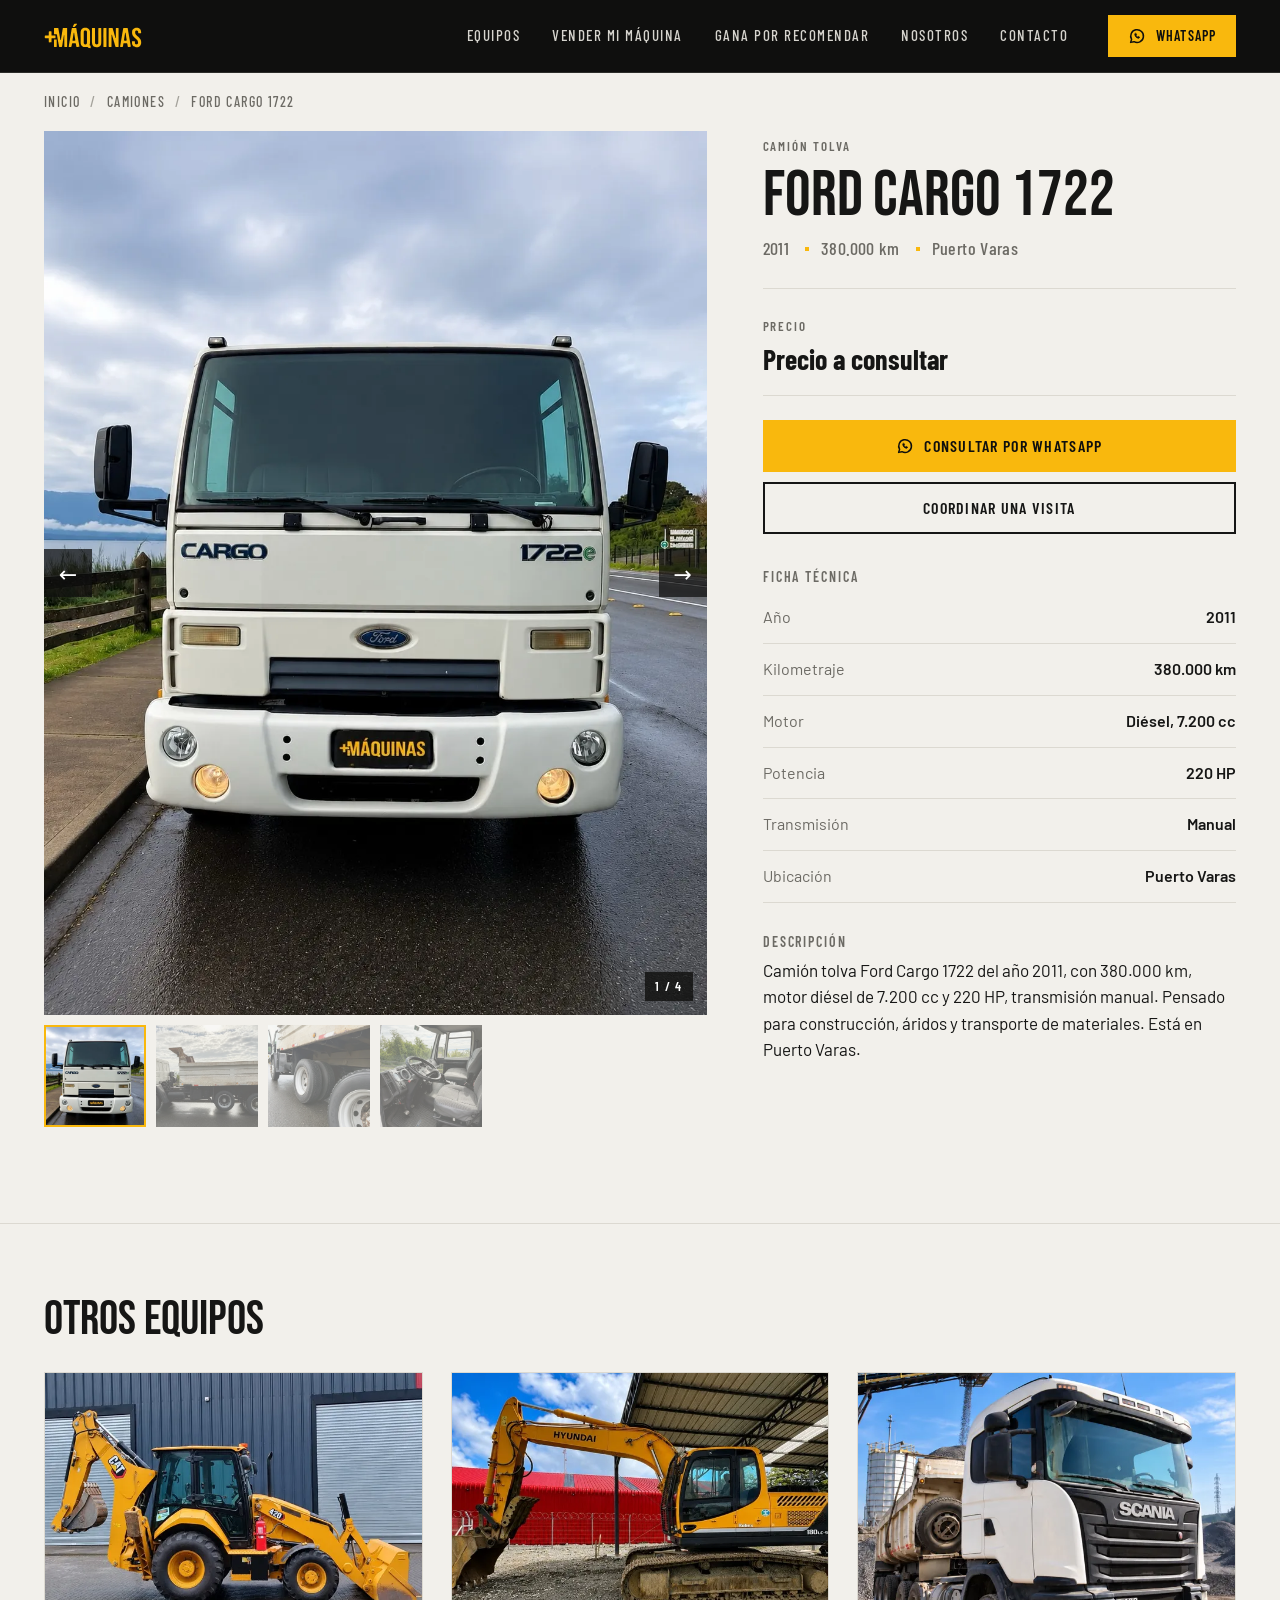
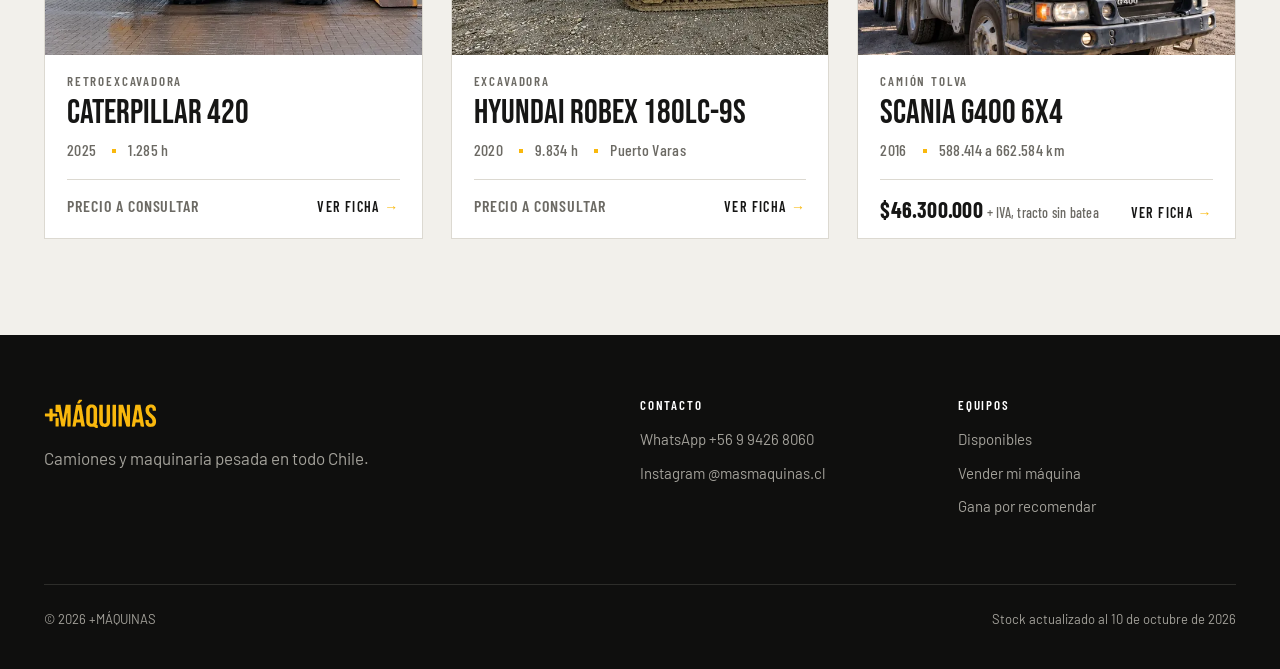
<file: sitio/equipos/ford-cargo-1722-2011/index.html>
<!doctype html>
<html lang="es-CL">
<head>
<meta charset="utf-8">
<meta name="viewport" content="width=device-width, initial-scale=1">
<title>Camión tolva Ford Cargo 1722 2011 en venta · +MÁQUINAS</title>
<meta name="description" content="Camión tolva Ford Cargo 1722 2011, 380.000 km. Tolva para áridos y materiales, en Puerto Varas. Fotos reales y ficha técnica.">
<link rel="canonical" href="https://mas-maquinas.cl/equipos/ford-cargo-1722-2011/">
<meta property="og:type" content="website">
<meta property="og:title" content="Camión tolva Ford Cargo 1722 2011 en venta · +MÁQUINAS">
<meta property="og:description" content="Camión tolva Ford Cargo 1722 2011, 380.000 km. Tolva para áridos y materiales, en Puerto Varas. Fotos reales y ficha técnica.">
<meta property="og:locale" content="es_CL">
<meta property="og:site_name" content="+MÁQUINAS">
<meta property="og:url" content="https://mas-maquinas.cl/equipos/ford-cargo-1722-2011/">
<meta property="og:image" content="https://mas-maquinas.cl/og/ford-cargo-1722-2011.jpg">
<meta property="og:image:type" content="image/jpeg">
<meta property="og:image:width" content="1200">
<meta property="og:image:height" content="630">
<meta property="og:image:alt" content="Camión tolva Ford Cargo 1722 2011 en venta · +MÁQUINAS">
<meta name="twitter:card" content="summary_large_image">
<meta name="twitter:image" content="https://mas-maquinas.cl/og/ford-cargo-1722-2011.jpg">
<meta name="theme-color" content="#0f0f0e">
<link rel="icon" href="../../assets/favicon.svg" type="image/svg+xml">
<link rel="preconnect" href="https://fonts.googleapis.com">
<link rel="preconnect" href="https://fonts.gstatic.com" crossorigin>
<link href="https://fonts.googleapis.com/css2?family=Barlow+Condensed:wght@500;600;700&family=Barlow:wght@400;500;600&family=Bebas+Neue&display=swap" rel="stylesheet">
<link rel="stylesheet" href="../../assets/estilo.css">
<script type="application/ld+json">{"@context": "https://schema.org", "@type": "Product", "name": "Camión tolva Ford Cargo 1722 2011", "brand": {"@type": "Brand", "name": "Ford"}, "description": "Camión tolva Ford Cargo 1722 del año 2011, con 380.000 km, motor diésel de 7.200 cc y 220 HP, transmisión manual. Pensado para construcción, áridos y transporte de materiales. Está en Puerto Varas.", "image": ["https://mas-maquinas.cl/img/ford-cargo-1722-2011-3.webp", "https://mas-maquinas.cl/img/ford-cargo-1722-2011-4.webp", "https://mas-maquinas.cl/img/ford-cargo-1722-2011-5.webp", "https://mas-maquinas.cl/img/ford-cargo-1722-2011-6.webp"], "itemCondition": "https://schema.org/UsedCondition"}</script>
</head>
<body class="pagina-equipo">
<header class="cabecera">
  <div class="envase">
    <a class="marca" href="../../index.html" aria-label="+MÁQUINAS, inicio"><img src="../../assets/logo.svg" alt="+MÁQUINAS" width="112" height="30"></a>
    <nav class="menu" aria-label="Principal">
      <a href="../../index.html#equipos">Equipos</a>
      <a href="../../index.html#vender">Vender mi máquina</a>
      <a href="../../recomienda/">Gana por recomendar</a>
      <a href="../../index.html#nosotros">Nosotros</a>
      <a href="../../index.html#contacto">Contacto</a>
    </nav>
    <a class="boton boton-amarillo" href="https://wa.me/56994268060?text=Hola%2C%20vengo%20de%20la%20web%20de%20%2BM%C3%81QUINAS." target="_blank" rel="noopener"><svg viewBox="0 0 24 24" fill="none" stroke="currentColor" stroke-width="2" stroke-linecap="round" stroke-linejoin="round" aria-hidden="true"><path d="M3.5 20.5l1.3-4A8.5 8.5 0 1 1 8 19.6z"/><path d="M9 9.5c0 3 2.5 5.5 5.5 5.5l1-1.5-2-1-1 .8a4 4 0 0 1-1.8-1.8l.8-1-1-2z" fill="currentColor" stroke-width="1"/></svg><span>WhatsApp</span></a>
  </div>
</header>

<main class="envase">
  <nav class="miga" aria-label="Ruta"><a href="../../index.html">Inicio</a><span>/</span><a href="../../index.html#equipos">Camiones</a><span>/</span>Ford Cargo 1722</nav>
  <div class="detalle">
    <div>
      <div class="galeria-principal">
        <img id="foto-grande" src="../../img/ford-cargo-1722-2011-3.webp" alt="Camión tolva Ford Cargo 1722 2011" width="1086" height="1448">
        <button class="galeria-flecha ant" type="button" aria-label="Foto anterior">←</button>
        <button class="galeria-flecha sig" type="button" aria-label="Foto siguiente">→</button>
        <span class="contador" id="contador">1 / 4</span>
      </div>
      <div class="miniaturas"><button type="button" data-i="0" aria-label="Foto 1" aria-current="true"><img src="../../img/ford-cargo-1722-2011-3-s.webp" alt="" loading="lazy" width="160" height="213"></button><button type="button" data-i="1" aria-label="Foto 2"><img src="../../img/ford-cargo-1722-2011-4-s.webp" alt="" loading="lazy" width="160" height="213"></button><button type="button" data-i="2" aria-label="Foto 3"><img src="../../img/ford-cargo-1722-2011-5-s.webp" alt="" loading="lazy" width="160" height="213"></button><button type="button" data-i="3" aria-label="Foto 4"><img src="../../img/ford-cargo-1722-2011-6-s.webp" alt="" loading="lazy" width="160" height="213"></button></div>
    </div>
    <div class="info">
      <span class="rotulo">Camión tolva</span>
      <h1>Ford Cargo 1722</h1>
      <ul class="datos"><li>2011</li><li>380.000 km</li><li>Puerto Varas</li></ul>
      <div class="precio-grande"><span class="rotulo">Precio</span><b class="consultar">Precio a consultar</b></div>
      <div class="acciones">
        <a class="boton boton-amarillo" href="https://wa.me/56994268060?text=Hola%2C%20me%20interesa%20el%20equipo%20cami%C3%B3n%20tolva%20Ford%20Cargo%201722%202011%20que%20vi%20en%20la%20web%20de%20%2BM%C3%81QUINAS." target="_blank" rel="noopener"><svg viewBox="0 0 24 24" fill="none" stroke="currentColor" stroke-width="2" stroke-linecap="round" stroke-linejoin="round" aria-hidden="true"><path d="M3.5 20.5l1.3-4A8.5 8.5 0 1 1 8 19.6z"/><path d="M9 9.5c0 3 2.5 5.5 5.5 5.5l1-1.5-2-1-1 .8a4 4 0 0 1-1.8-1.8l.8-1-1-2z" fill="currentColor" stroke-width="1"/></svg>Consultar por WhatsApp</a>
        <a class="boton boton-linea" href="https://wa.me/56994268060?text=Hola%2C%20quiero%20coordinar%20una%20visita%20para%20ver%20el%20equipo%20Ford%20Cargo%201722%202011." target="_blank" rel="noopener">Coordinar una visita</a>
      </div>
      <div class="tabla"><h2>Ficha técnica</h2><dl><dt>Año</dt><dd>2011</dd><dt>Kilometraje</dt><dd>380.000 km</dd><dt>Motor</dt><dd>Diésel, 7.200 cc</dd><dt>Potencia</dt><dd>220 HP</dd><dt>Transmisión</dt><dd>Manual</dd><dt>Ubicación</dt><dd>Puerto Varas</dd></dl></div>
      <div class="descripcion"><h2>Descripción</h2><p>Camión tolva Ford Cargo 1722 del año 2011, con 380.000 km, motor diésel de 7.200 cc y 220 HP, transmisión manual. Pensado para construcción, áridos y transporte de materiales. Está en Puerto Varas.</p></div>
    </div>
  </div>
</main>
<section class="otros"><div class="envase"><h2>Otros equipos</h2><div class="grilla">
      <a class="ficha" href="../../equipos/caterpillar-420/index.html" data-tipo="Retroexcavadoras">
        <div class="ficha-foto"><img src="../../img/caterpillar-420-3-s.webp" alt="Retroexcavadora Caterpillar 420 2025" loading="lazy" width="640" height="853"></div>
        <div class="ficha-cuerpo">
          <span class="rotulo">Retroexcavadora</span>
          <h3>Caterpillar 420</h3>
          <ul class="datos"><li>2025</li><li>1.285 h</li></ul>
          <div class="ficha-precio"><span class="consultar">Precio a consultar</span><span class="ver">Ver ficha</span></div>
        </div>
      </a>
      <a class="ficha" href="../../equipos/hyundai-robex-180lc-9s-2020/index.html" data-tipo="Excavadoras">
        <div class="ficha-foto"><img src="../../img/hyundai-robex-180lc-9s-2020-3-s.webp" alt="Excavadora Hyundai Robex 180LC-9S 2020" loading="lazy" width="640" height="853"></div>
        <div class="ficha-cuerpo">
          <span class="rotulo">Excavadora</span>
          <h3>Hyundai Robex 180LC-9S</h3>
          <ul class="datos"><li>2020</li><li>9.834 h</li><li>Puerto Varas</li></ul>
          <div class="ficha-precio"><span class="consultar">Precio a consultar</span><span class="ver">Ver ficha</span></div>
        </div>
      </a>
      <a class="ficha" href="../../equipos/scania-g400-2016/index.html" data-tipo="Camiones">
        <div class="ficha-foto"><img src="../../img/scania-g400-2016-2-s.webp" alt="Camión tolva Scania G400 6x4 2016" loading="lazy" width="640" height="853"></div>
        <div class="ficha-cuerpo">
          <span class="rotulo">Camión tolva</span>
          <h3>Scania G400 6x4</h3>
          <ul class="datos"><li>2016</li><li>588.414 a 662.584 km</li></ul>
          <div class="ficha-precio"><b>$46.300.000<small>+ IVA, tracto sin batea</small></b><span class="ver">Ver ficha</span></div>
        </div>
      </a>
</div></div></section>
<footer class="pie" id="contacto">
  <div class="envase">
    <div>
      <img src="../../assets/logo.svg" alt="+MÁQUINAS" width="112" height="30">
      <p>Camiones y maquinaria pesada en todo Chile.</p>
    </div>
    <div>
      <h4>Contacto</h4>
      <ul>
        <li><a href="https://wa.me/56994268060?text=Hola%2C%20vengo%20de%20la%20web%20de%20%2BM%C3%81QUINAS." target="_blank" rel="noopener">WhatsApp +56 9 9426 8060</a></li>
        <li><a href="https://www.instagram.com/masmaquinas.cl/" target="_blank" rel="noopener">Instagram @masmaquinas.cl</a></li>
      </ul>
    </div>
    <div>
      <h4>Equipos</h4>
      <ul>
        <li><a href="../../index.html#equipos">Disponibles</a></li>
        <li><a href="../../index.html#vender">Vender mi máquina</a></li>
        <li><a href="../../recomienda/">Gana por recomendar</a></li>
      </ul>
    </div>
    <p class="legal"><span>© 2026 +MÁQUINAS</span><span>Stock actualizado al 10 de octubre de 2026</span></p>
  </div>
</footer>
<div class="barra-movil"><a class="boton boton-amarillo" href="https://wa.me/56994268060?text=Hola%2C%20me%20interesa%20el%20equipo%20cami%C3%B3n%20tolva%20Ford%20Cargo%201722%202011%20que%20vi%20en%20la%20web%20de%20%2BM%C3%81QUINAS." target="_blank" rel="noopener"><svg viewBox="0 0 24 24" fill="none" stroke="currentColor" stroke-width="2" stroke-linecap="round" stroke-linejoin="round" aria-hidden="true"><path d="M3.5 20.5l1.3-4A8.5 8.5 0 1 1 8 19.6z"/><path d="M9 9.5c0 3 2.5 5.5 5.5 5.5l1-1.5-2-1-1 .8a4 4 0 0 1-1.8-1.8l.8-1-1-2z" fill="currentColor" stroke-width="1"/></svg>Consultar por WhatsApp</a></div>
<script>
const fotos = ["../../img/ford-cargo-1722-2011-3.webp", "../../img/ford-cargo-1722-2011-4.webp", "../../img/ford-cargo-1722-2011-5.webp", "../../img/ford-cargo-1722-2011-6.webp"];
let i = 0;
const grande = document.getElementById("foto-grande"), cont = document.getElementById("contador");
const minis = document.querySelectorAll(".miniaturas button");
function ir(n) {
  i = (n + fotos.length) % fotos.length;
  grande.src = fotos[i];
  cont.textContent = (i + 1) + " / " + fotos.length;
  minis.forEach((m, k) => m.setAttribute("aria-current", k === i));
}
minis.forEach(m => m.addEventListener("click", () => ir(+m.dataset.i)));
document.querySelector(".galeria-flecha.ant").addEventListener("click", () => ir(i - 1));
document.querySelector(".galeria-flecha.sig").addEventListener("click", () => ir(i + 1));
document.addEventListener("keydown", ev => { if (ev.key === "ArrowLeft") ir(i - 1); if (ev.key === "ArrowRight") ir(i + 1); });
fotos.slice(1).forEach(s => { const im = new Image(); im.src = s; });
</script>
</body>
</html>
</file>
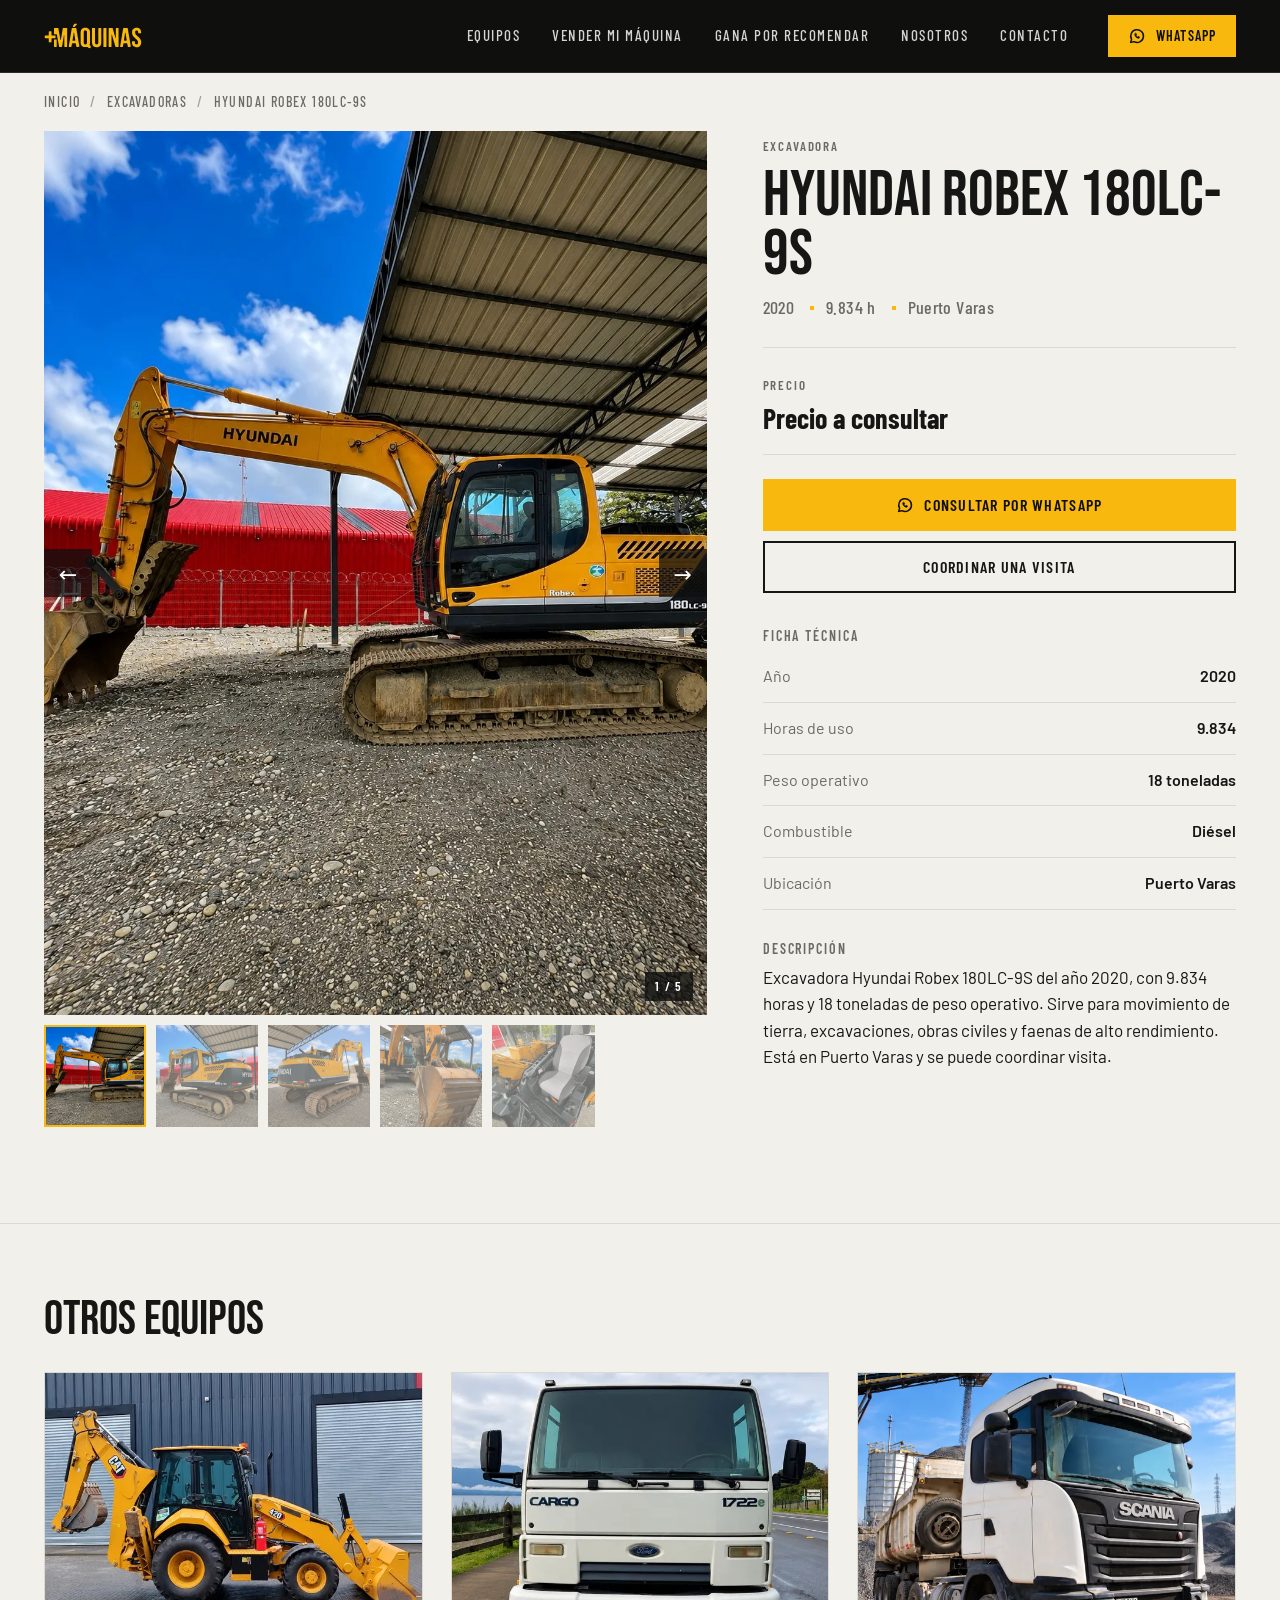
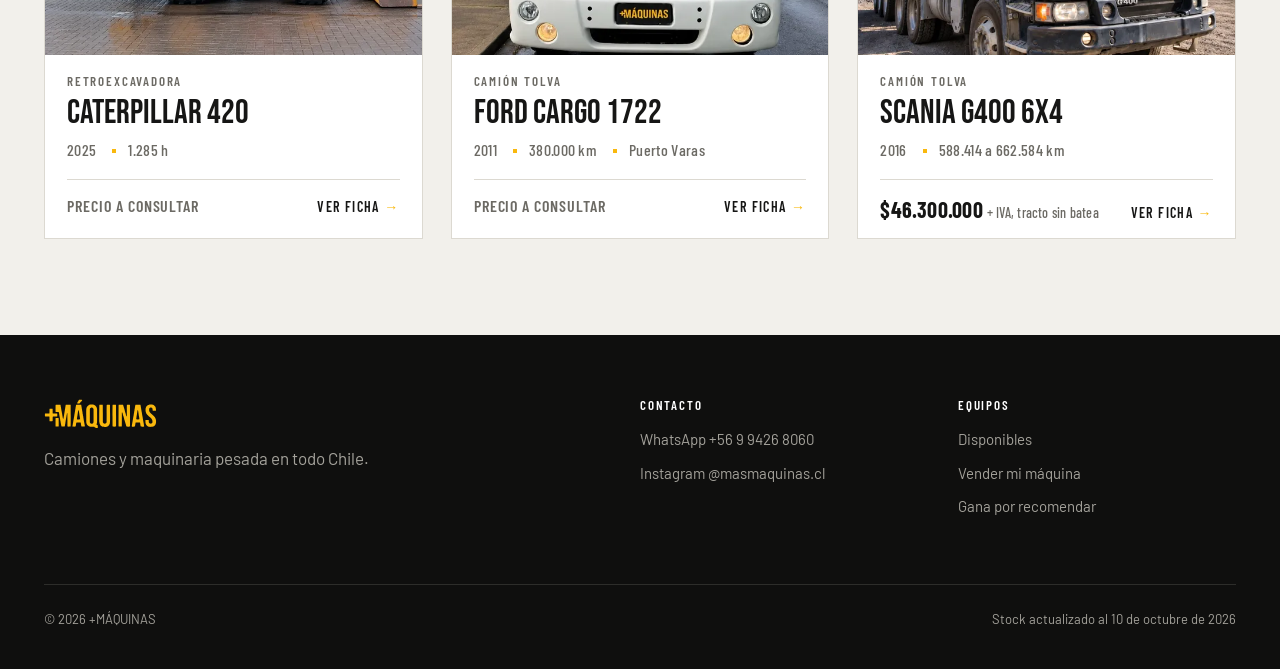
<file: sitio/equipos/hyundai-robex-180lc-9s-2020/index.html>
<!doctype html>
<html lang="es-CL">
<head>
<meta charset="utf-8">
<meta name="viewport" content="width=device-width, initial-scale=1">
<title>Excavadora Hyundai Robex 180LC-9S 2020 en venta · +MÁQUINAS</title>
<meta name="description" content="Excavadora Hyundai Robex 180LC-9S 2020, 9.834 h. Excavadora de 18 toneladas, en Puerto Varas. Fotos reales y ficha técnica.">
<link rel="canonical" href="https://mas-maquinas.cl/equipos/hyundai-robex-180lc-9s-2020/">
<meta property="og:type" content="website">
<meta property="og:title" content="Excavadora Hyundai Robex 180LC-9S 2020 en venta · +MÁQUINAS">
<meta property="og:description" content="Excavadora Hyundai Robex 180LC-9S 2020, 9.834 h. Excavadora de 18 toneladas, en Puerto Varas. Fotos reales y ficha técnica.">
<meta property="og:locale" content="es_CL">
<meta property="og:site_name" content="+MÁQUINAS">
<meta property="og:url" content="https://mas-maquinas.cl/equipos/hyundai-robex-180lc-9s-2020/">
<meta property="og:image" content="https://mas-maquinas.cl/og/hyundai-robex-180lc-9s-2020.jpg">
<meta property="og:image:type" content="image/jpeg">
<meta property="og:image:width" content="1200">
<meta property="og:image:height" content="630">
<meta property="og:image:alt" content="Excavadora Hyundai Robex 180LC-9S 2020 en venta · +MÁQUINAS">
<meta name="twitter:card" content="summary_large_image">
<meta name="twitter:image" content="https://mas-maquinas.cl/og/hyundai-robex-180lc-9s-2020.jpg">
<meta name="theme-color" content="#0f0f0e">
<link rel="icon" href="../../assets/favicon.svg" type="image/svg+xml">
<link rel="preconnect" href="https://fonts.googleapis.com">
<link rel="preconnect" href="https://fonts.gstatic.com" crossorigin>
<link href="https://fonts.googleapis.com/css2?family=Barlow+Condensed:wght@500;600;700&family=Barlow:wght@400;500;600&family=Bebas+Neue&display=swap" rel="stylesheet">
<link rel="stylesheet" href="../../assets/estilo.css">
<script type="application/ld+json">{"@context": "https://schema.org", "@type": "Product", "name": "Excavadora Hyundai Robex 180LC-9S 2020", "brand": {"@type": "Brand", "name": "Hyundai"}, "description": "Excavadora Hyundai Robex 180LC-9S del año 2020, con 9.834 horas y 18 toneladas de peso operativo. Sirve para movimiento de tierra, excavaciones, obras civiles y faenas de alto rendimiento. Está en Puerto Varas y se puede coordinar visita.", "image": ["https://mas-maquinas.cl/img/hyundai-robex-180lc-9s-2020-3.webp", "https://mas-maquinas.cl/img/hyundai-robex-180lc-9s-2020-4.webp", "https://mas-maquinas.cl/img/hyundai-robex-180lc-9s-2020-5.webp", "https://mas-maquinas.cl/img/hyundai-robex-180lc-9s-2020-2.webp", "https://mas-maquinas.cl/img/hyundai-robex-180lc-9s-2020-6.webp"], "itemCondition": "https://schema.org/UsedCondition"}</script>
</head>
<body class="pagina-equipo">
<header class="cabecera">
  <div class="envase">
    <a class="marca" href="../../index.html" aria-label="+MÁQUINAS, inicio"><img src="../../assets/logo.svg" alt="+MÁQUINAS" width="112" height="30"></a>
    <nav class="menu" aria-label="Principal">
      <a href="../../index.html#equipos">Equipos</a>
      <a href="../../index.html#vender">Vender mi máquina</a>
      <a href="../../recomienda/">Gana por recomendar</a>
      <a href="../../index.html#nosotros">Nosotros</a>
      <a href="../../index.html#contacto">Contacto</a>
    </nav>
    <a class="boton boton-amarillo" href="https://wa.me/56994268060?text=Hola%2C%20vengo%20de%20la%20web%20de%20%2BM%C3%81QUINAS." target="_blank" rel="noopener"><svg viewBox="0 0 24 24" fill="none" stroke="currentColor" stroke-width="2" stroke-linecap="round" stroke-linejoin="round" aria-hidden="true"><path d="M3.5 20.5l1.3-4A8.5 8.5 0 1 1 8 19.6z"/><path d="M9 9.5c0 3 2.5 5.5 5.5 5.5l1-1.5-2-1-1 .8a4 4 0 0 1-1.8-1.8l.8-1-1-2z" fill="currentColor" stroke-width="1"/></svg><span>WhatsApp</span></a>
  </div>
</header>

<main class="envase">
  <nav class="miga" aria-label="Ruta"><a href="../../index.html">Inicio</a><span>/</span><a href="../../index.html#equipos">Excavadoras</a><span>/</span>Hyundai Robex 180LC-9S</nav>
  <div class="detalle">
    <div>
      <div class="galeria-principal">
        <img id="foto-grande" src="../../img/hyundai-robex-180lc-9s-2020-3.webp" alt="Excavadora Hyundai Robex 180LC-9S 2020" width="1086" height="1448">
        <button class="galeria-flecha ant" type="button" aria-label="Foto anterior">←</button>
        <button class="galeria-flecha sig" type="button" aria-label="Foto siguiente">→</button>
        <span class="contador" id="contador">1 / 5</span>
      </div>
      <div class="miniaturas"><button type="button" data-i="0" aria-label="Foto 1" aria-current="true"><img src="../../img/hyundai-robex-180lc-9s-2020-3-s.webp" alt="" loading="lazy" width="160" height="213"></button><button type="button" data-i="1" aria-label="Foto 2"><img src="../../img/hyundai-robex-180lc-9s-2020-4-s.webp" alt="" loading="lazy" width="160" height="213"></button><button type="button" data-i="2" aria-label="Foto 3"><img src="../../img/hyundai-robex-180lc-9s-2020-5-s.webp" alt="" loading="lazy" width="160" height="213"></button><button type="button" data-i="3" aria-label="Foto 4"><img src="../../img/hyundai-robex-180lc-9s-2020-2-s.webp" alt="" loading="lazy" width="160" height="213"></button><button type="button" data-i="4" aria-label="Foto 5"><img src="../../img/hyundai-robex-180lc-9s-2020-6-s.webp" alt="" loading="lazy" width="160" height="213"></button></div>
    </div>
    <div class="info">
      <span class="rotulo">Excavadora</span>
      <h1>Hyundai Robex 180LC-9S</h1>
      <ul class="datos"><li>2020</li><li>9.834 h</li><li>Puerto Varas</li></ul>
      <div class="precio-grande"><span class="rotulo">Precio</span><b class="consultar">Precio a consultar</b></div>
      <div class="acciones">
        <a class="boton boton-amarillo" href="https://wa.me/56994268060?text=Hola%2C%20me%20interesa%20el%20equipo%20excavadora%20Hyundai%20Robex%20180LC-9S%202020%20que%20vi%20en%20la%20web%20de%20%2BM%C3%81QUINAS." target="_blank" rel="noopener"><svg viewBox="0 0 24 24" fill="none" stroke="currentColor" stroke-width="2" stroke-linecap="round" stroke-linejoin="round" aria-hidden="true"><path d="M3.5 20.5l1.3-4A8.5 8.5 0 1 1 8 19.6z"/><path d="M9 9.5c0 3 2.5 5.5 5.5 5.5l1-1.5-2-1-1 .8a4 4 0 0 1-1.8-1.8l.8-1-1-2z" fill="currentColor" stroke-width="1"/></svg>Consultar por WhatsApp</a>
        <a class="boton boton-linea" href="https://wa.me/56994268060?text=Hola%2C%20quiero%20coordinar%20una%20visita%20para%20ver%20el%20equipo%20Hyundai%20Robex%20180LC-9S%202020." target="_blank" rel="noopener">Coordinar una visita</a>
      </div>
      <div class="tabla"><h2>Ficha técnica</h2><dl><dt>Año</dt><dd>2020</dd><dt>Horas de uso</dt><dd>9.834</dd><dt>Peso operativo</dt><dd>18 toneladas</dd><dt>Combustible</dt><dd>Diésel</dd><dt>Ubicación</dt><dd>Puerto Varas</dd></dl></div>
      <div class="descripcion"><h2>Descripción</h2><p>Excavadora Hyundai Robex 180LC-9S del año 2020, con 9.834 horas y 18 toneladas de peso operativo. Sirve para movimiento de tierra, excavaciones, obras civiles y faenas de alto rendimiento. Está en Puerto Varas y se puede coordinar visita.</p></div>
    </div>
  </div>
</main>
<section class="otros"><div class="envase"><h2>Otros equipos</h2><div class="grilla">
      <a class="ficha" href="../../equipos/caterpillar-420/index.html" data-tipo="Retroexcavadoras">
        <div class="ficha-foto"><img src="../../img/caterpillar-420-3-s.webp" alt="Retroexcavadora Caterpillar 420 2025" loading="lazy" width="640" height="853"></div>
        <div class="ficha-cuerpo">
          <span class="rotulo">Retroexcavadora</span>
          <h3>Caterpillar 420</h3>
          <ul class="datos"><li>2025</li><li>1.285 h</li></ul>
          <div class="ficha-precio"><span class="consultar">Precio a consultar</span><span class="ver">Ver ficha</span></div>
        </div>
      </a>
      <a class="ficha" href="../../equipos/ford-cargo-1722-2011/index.html" data-tipo="Camiones">
        <div class="ficha-foto"><img src="../../img/ford-cargo-1722-2011-3-s.webp" alt="Camión tolva Ford Cargo 1722 2011" loading="lazy" width="640" height="853"></div>
        <div class="ficha-cuerpo">
          <span class="rotulo">Camión tolva</span>
          <h3>Ford Cargo 1722</h3>
          <ul class="datos"><li>2011</li><li>380.000 km</li><li>Puerto Varas</li></ul>
          <div class="ficha-precio"><span class="consultar">Precio a consultar</span><span class="ver">Ver ficha</span></div>
        </div>
      </a>
      <a class="ficha" href="../../equipos/scania-g400-2016/index.html" data-tipo="Camiones">
        <div class="ficha-foto"><img src="../../img/scania-g400-2016-2-s.webp" alt="Camión tolva Scania G400 6x4 2016" loading="lazy" width="640" height="853"></div>
        <div class="ficha-cuerpo">
          <span class="rotulo">Camión tolva</span>
          <h3>Scania G400 6x4</h3>
          <ul class="datos"><li>2016</li><li>588.414 a 662.584 km</li></ul>
          <div class="ficha-precio"><b>$46.300.000<small>+ IVA, tracto sin batea</small></b><span class="ver">Ver ficha</span></div>
        </div>
      </a>
</div></div></section>
<footer class="pie" id="contacto">
  <div class="envase">
    <div>
      <img src="../../assets/logo.svg" alt="+MÁQUINAS" width="112" height="30">
      <p>Camiones y maquinaria pesada en todo Chile.</p>
    </div>
    <div>
      <h4>Contacto</h4>
      <ul>
        <li><a href="https://wa.me/56994268060?text=Hola%2C%20vengo%20de%20la%20web%20de%20%2BM%C3%81QUINAS." target="_blank" rel="noopener">WhatsApp +56 9 9426 8060</a></li>
        <li><a href="https://www.instagram.com/masmaquinas.cl/" target="_blank" rel="noopener">Instagram @masmaquinas.cl</a></li>
      </ul>
    </div>
    <div>
      <h4>Equipos</h4>
      <ul>
        <li><a href="../../index.html#equipos">Disponibles</a></li>
        <li><a href="../../index.html#vender">Vender mi máquina</a></li>
        <li><a href="../../recomienda/">Gana por recomendar</a></li>
      </ul>
    </div>
    <p class="legal"><span>© 2026 +MÁQUINAS</span><span>Stock actualizado al 10 de octubre de 2026</span></p>
  </div>
</footer>
<div class="barra-movil"><a class="boton boton-amarillo" href="https://wa.me/56994268060?text=Hola%2C%20me%20interesa%20el%20equipo%20excavadora%20Hyundai%20Robex%20180LC-9S%202020%20que%20vi%20en%20la%20web%20de%20%2BM%C3%81QUINAS." target="_blank" rel="noopener"><svg viewBox="0 0 24 24" fill="none" stroke="currentColor" stroke-width="2" stroke-linecap="round" stroke-linejoin="round" aria-hidden="true"><path d="M3.5 20.5l1.3-4A8.5 8.5 0 1 1 8 19.6z"/><path d="M9 9.5c0 3 2.5 5.5 5.5 5.5l1-1.5-2-1-1 .8a4 4 0 0 1-1.8-1.8l.8-1-1-2z" fill="currentColor" stroke-width="1"/></svg>Consultar por WhatsApp</a></div>
<script>
const fotos = ["../../img/hyundai-robex-180lc-9s-2020-3.webp", "../../img/hyundai-robex-180lc-9s-2020-4.webp", "../../img/hyundai-robex-180lc-9s-2020-5.webp", "../../img/hyundai-robex-180lc-9s-2020-2.webp", "../../img/hyundai-robex-180lc-9s-2020-6.webp"];
let i = 0;
const grande = document.getElementById("foto-grande"), cont = document.getElementById("contador");
const minis = document.querySelectorAll(".miniaturas button");
function ir(n) {
  i = (n + fotos.length) % fotos.length;
  grande.src = fotos[i];
  cont.textContent = (i + 1) + " / " + fotos.length;
  minis.forEach((m, k) => m.setAttribute("aria-current", k === i));
}
minis.forEach(m => m.addEventListener("click", () => ir(+m.dataset.i)));
document.querySelector(".galeria-flecha.ant").addEventListener("click", () => ir(i - 1));
document.querySelector(".galeria-flecha.sig").addEventListener("click", () => ir(i + 1));
document.addEventListener("keydown", ev => { if (ev.key === "ArrowLeft") ir(i - 1); if (ev.key === "ArrowRight") ir(i + 1); });
fotos.slice(1).forEach(s => { const im = new Image(); im.src = s; });
</script>
</body>
</html>
</file>
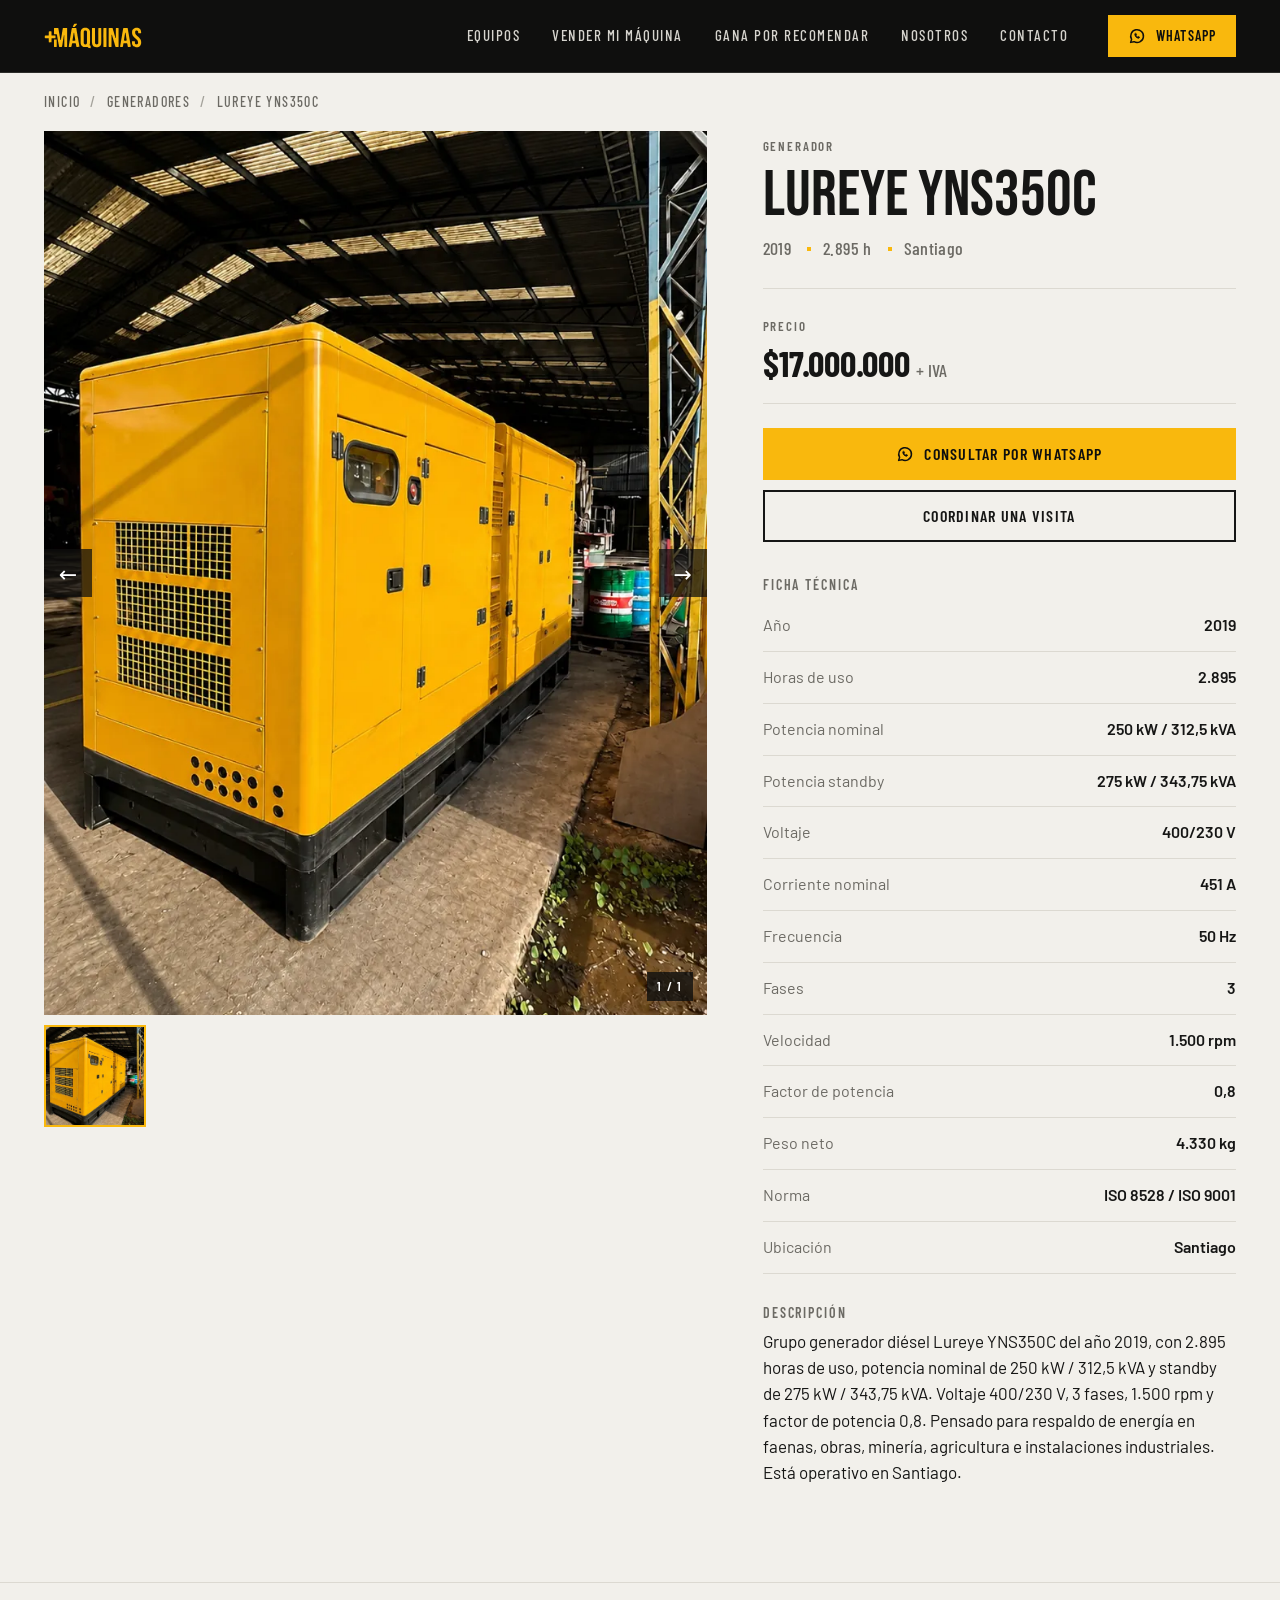
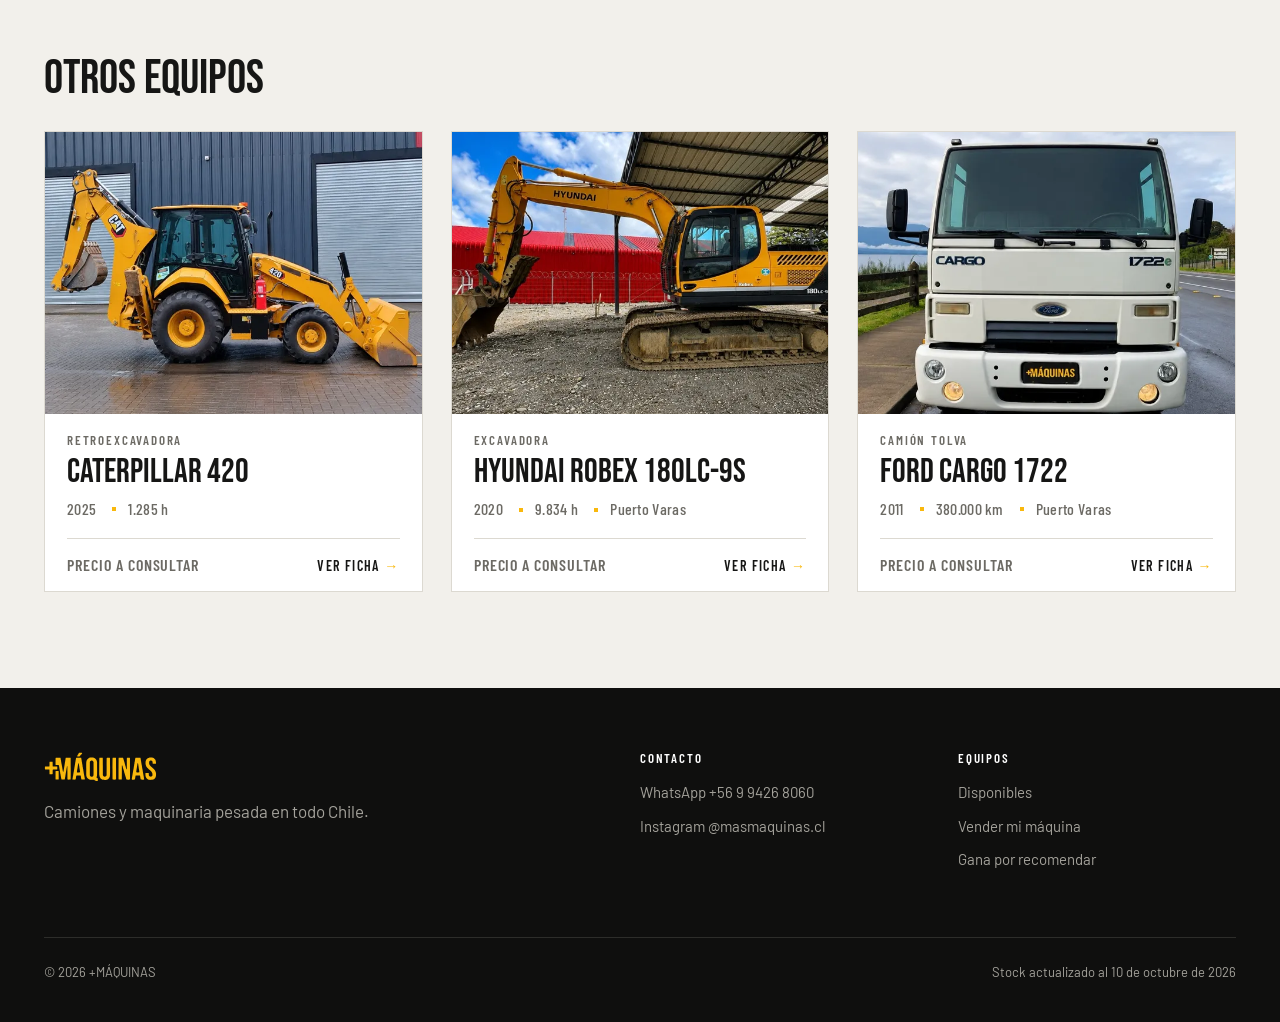
<file: sitio/equipos/lureye-yns350c-2019/index.html>
<!doctype html>
<html lang="es-CL">
<head>
<meta charset="utf-8">
<meta name="viewport" content="width=device-width, initial-scale=1">
<title>Generador Lureye YNS350C 2019 en venta · +MÁQUINAS</title>
<meta name="description" content="Generador Lureye YNS350C 2019, 2.895 h. Grupo electrógeno diésel 250 kW / 312,5 kVA, en Santiago. Fotos reales y ficha técnica.">
<link rel="canonical" href="https://mas-maquinas.cl/equipos/lureye-yns350c-2019/">
<meta property="og:type" content="website">
<meta property="og:title" content="Generador Lureye YNS350C 2019 en venta · +MÁQUINAS">
<meta property="og:description" content="Generador Lureye YNS350C 2019, 2.895 h. Grupo electrógeno diésel 250 kW / 312,5 kVA, en Santiago. Fotos reales y ficha técnica.">
<meta property="og:locale" content="es_CL">
<meta property="og:site_name" content="+MÁQUINAS">
<meta property="og:url" content="https://mas-maquinas.cl/equipos/lureye-yns350c-2019/">
<meta property="og:image" content="https://mas-maquinas.cl/og/lureye-yns350c-2019.jpg">
<meta property="og:image:type" content="image/jpeg">
<meta property="og:image:width" content="1200">
<meta property="og:image:height" content="630">
<meta property="og:image:alt" content="Generador Lureye YNS350C 2019 en venta · +MÁQUINAS">
<meta name="twitter:card" content="summary_large_image">
<meta name="twitter:image" content="https://mas-maquinas.cl/og/lureye-yns350c-2019.jpg">
<meta name="theme-color" content="#0f0f0e">
<link rel="icon" href="../../assets/favicon.svg" type="image/svg+xml">
<link rel="preconnect" href="https://fonts.googleapis.com">
<link rel="preconnect" href="https://fonts.gstatic.com" crossorigin>
<link href="https://fonts.googleapis.com/css2?family=Barlow+Condensed:wght@500;600;700&family=Barlow:wght@400;500;600&family=Bebas+Neue&display=swap" rel="stylesheet">
<link rel="stylesheet" href="../../assets/estilo.css">
<script type="application/ld+json">{"@context": "https://schema.org", "@type": "Product", "name": "Generador Lureye YNS350C 2019", "brand": {"@type": "Brand", "name": "Lureye"}, "description": "Grupo generador diésel Lureye YNS350C del año 2019, con 2.895 horas de uso, potencia nominal de 250 kW / 312,5 kVA y standby de 275 kW / 343,75 kVA. Voltaje 400/230 V, 3 fases, 1.500 rpm y factor de potencia 0,8. Pensado para respaldo de energía en faenas, obras, minería, agricultura e instalaciones industriales. Está operativo en Santiago.", "image": ["https://mas-maquinas.cl/img/lureye-yns350c-2019-2.webp"], "itemCondition": "https://schema.org/UsedCondition", "offers": {"@type": "Offer", "priceCurrency": "CLP", "price": "17000000", "availability": "https://schema.org/InStock"}}</script>
</head>
<body class="pagina-equipo">
<header class="cabecera">
  <div class="envase">
    <a class="marca" href="../../index.html" aria-label="+MÁQUINAS, inicio"><img src="../../assets/logo.svg" alt="+MÁQUINAS" width="112" height="30"></a>
    <nav class="menu" aria-label="Principal">
      <a href="../../index.html#equipos">Equipos</a>
      <a href="../../index.html#vender">Vender mi máquina</a>
      <a href="../../recomienda/">Gana por recomendar</a>
      <a href="../../index.html#nosotros">Nosotros</a>
      <a href="../../index.html#contacto">Contacto</a>
    </nav>
    <a class="boton boton-amarillo" href="https://wa.me/56994268060?text=Hola%2C%20vengo%20de%20la%20web%20de%20%2BM%C3%81QUINAS." target="_blank" rel="noopener"><svg viewBox="0 0 24 24" fill="none" stroke="currentColor" stroke-width="2" stroke-linecap="round" stroke-linejoin="round" aria-hidden="true"><path d="M3.5 20.5l1.3-4A8.5 8.5 0 1 1 8 19.6z"/><path d="M9 9.5c0 3 2.5 5.5 5.5 5.5l1-1.5-2-1-1 .8a4 4 0 0 1-1.8-1.8l.8-1-1-2z" fill="currentColor" stroke-width="1"/></svg><span>WhatsApp</span></a>
  </div>
</header>

<main class="envase">
  <nav class="miga" aria-label="Ruta"><a href="../../index.html">Inicio</a><span>/</span><a href="../../index.html#equipos">Generadores</a><span>/</span>Lureye YNS350C</nav>
  <div class="detalle">
    <div>
      <div class="galeria-principal">
        <img id="foto-grande" src="../../img/lureye-yns350c-2019-2.webp" alt="Generador Lureye YNS350C 2019" width="1086" height="1448">
        <button class="galeria-flecha ant" type="button" aria-label="Foto anterior">←</button>
        <button class="galeria-flecha sig" type="button" aria-label="Foto siguiente">→</button>
        <span class="contador" id="contador">1 / 1</span>
      </div>
      <div class="miniaturas"><button type="button" data-i="0" aria-label="Foto 1" aria-current="true"><img src="../../img/lureye-yns350c-2019-2-s.webp" alt="" loading="lazy" width="160" height="213"></button></div>
    </div>
    <div class="info">
      <span class="rotulo">Generador</span>
      <h1>Lureye YNS350C</h1>
      <ul class="datos"><li>2019</li><li>2.895 h</li><li>Santiago</li></ul>
      <div class="precio-grande"><span class="rotulo">Precio</span><b>$17.000.000<small>+ IVA</small></b></div>
      <div class="acciones">
        <a class="boton boton-amarillo" href="https://wa.me/56994268060?text=Hola%2C%20me%20interesa%20el%20equipo%20generador%20Lureye%20YNS350C%202019%20que%20vi%20en%20la%20web%20de%20%2BM%C3%81QUINAS." target="_blank" rel="noopener"><svg viewBox="0 0 24 24" fill="none" stroke="currentColor" stroke-width="2" stroke-linecap="round" stroke-linejoin="round" aria-hidden="true"><path d="M3.5 20.5l1.3-4A8.5 8.5 0 1 1 8 19.6z"/><path d="M9 9.5c0 3 2.5 5.5 5.5 5.5l1-1.5-2-1-1 .8a4 4 0 0 1-1.8-1.8l.8-1-1-2z" fill="currentColor" stroke-width="1"/></svg>Consultar por WhatsApp</a>
        <a class="boton boton-linea" href="https://wa.me/56994268060?text=Hola%2C%20quiero%20coordinar%20una%20visita%20para%20ver%20el%20equipo%20Lureye%20YNS350C%202019." target="_blank" rel="noopener">Coordinar una visita</a>
      </div>
      <div class="tabla"><h2>Ficha técnica</h2><dl><dt>Año</dt><dd>2019</dd><dt>Horas de uso</dt><dd>2.895</dd><dt>Potencia nominal</dt><dd>250 kW / 312,5 kVA</dd><dt>Potencia standby</dt><dd>275 kW / 343,75 kVA</dd><dt>Voltaje</dt><dd>400/230 V</dd><dt>Corriente nominal</dt><dd>451 A</dd><dt>Frecuencia</dt><dd>50 Hz</dd><dt>Fases</dt><dd>3</dd><dt>Velocidad</dt><dd>1.500 rpm</dd><dt>Factor de potencia</dt><dd>0,8</dd><dt>Peso neto</dt><dd>4.330 kg</dd><dt>Norma</dt><dd>ISO 8528 / ISO 9001</dd><dt>Ubicación</dt><dd>Santiago</dd></dl></div>
      <div class="descripcion"><h2>Descripción</h2><p>Grupo generador diésel Lureye YNS350C del año 2019, con 2.895 horas de uso, potencia nominal de 250 kW / 312,5 kVA y standby de 275 kW / 343,75 kVA. Voltaje 400/230 V, 3 fases, 1.500 rpm y factor de potencia 0,8. Pensado para respaldo de energía en faenas, obras, minería, agricultura e instalaciones industriales. Está operativo en Santiago.</p></div>
    </div>
  </div>
</main>
<section class="otros"><div class="envase"><h2>Otros equipos</h2><div class="grilla">
      <a class="ficha" href="../../equipos/caterpillar-420/index.html" data-tipo="Retroexcavadoras">
        <div class="ficha-foto"><img src="../../img/caterpillar-420-3-s.webp" alt="Retroexcavadora Caterpillar 420 2025" loading="lazy" width="640" height="853"></div>
        <div class="ficha-cuerpo">
          <span class="rotulo">Retroexcavadora</span>
          <h3>Caterpillar 420</h3>
          <ul class="datos"><li>2025</li><li>1.285 h</li></ul>
          <div class="ficha-precio"><span class="consultar">Precio a consultar</span><span class="ver">Ver ficha</span></div>
        </div>
      </a>
      <a class="ficha" href="../../equipos/hyundai-robex-180lc-9s-2020/index.html" data-tipo="Excavadoras">
        <div class="ficha-foto"><img src="../../img/hyundai-robex-180lc-9s-2020-3-s.webp" alt="Excavadora Hyundai Robex 180LC-9S 2020" loading="lazy" width="640" height="853"></div>
        <div class="ficha-cuerpo">
          <span class="rotulo">Excavadora</span>
          <h3>Hyundai Robex 180LC-9S</h3>
          <ul class="datos"><li>2020</li><li>9.834 h</li><li>Puerto Varas</li></ul>
          <div class="ficha-precio"><span class="consultar">Precio a consultar</span><span class="ver">Ver ficha</span></div>
        </div>
      </a>
      <a class="ficha" href="../../equipos/ford-cargo-1722-2011/index.html" data-tipo="Camiones">
        <div class="ficha-foto"><img src="../../img/ford-cargo-1722-2011-3-s.webp" alt="Camión tolva Ford Cargo 1722 2011" loading="lazy" width="640" height="853"></div>
        <div class="ficha-cuerpo">
          <span class="rotulo">Camión tolva</span>
          <h3>Ford Cargo 1722</h3>
          <ul class="datos"><li>2011</li><li>380.000 km</li><li>Puerto Varas</li></ul>
          <div class="ficha-precio"><span class="consultar">Precio a consultar</span><span class="ver">Ver ficha</span></div>
        </div>
      </a>
</div></div></section>
<footer class="pie" id="contacto">
  <div class="envase">
    <div>
      <img src="../../assets/logo.svg" alt="+MÁQUINAS" width="112" height="30">
      <p>Camiones y maquinaria pesada en todo Chile.</p>
    </div>
    <div>
      <h4>Contacto</h4>
      <ul>
        <li><a href="https://wa.me/56994268060?text=Hola%2C%20vengo%20de%20la%20web%20de%20%2BM%C3%81QUINAS." target="_blank" rel="noopener">WhatsApp +56 9 9426 8060</a></li>
        <li><a href="https://www.instagram.com/masmaquinas.cl/" target="_blank" rel="noopener">Instagram @masmaquinas.cl</a></li>
      </ul>
    </div>
    <div>
      <h4>Equipos</h4>
      <ul>
        <li><a href="../../index.html#equipos">Disponibles</a></li>
        <li><a href="../../index.html#vender">Vender mi máquina</a></li>
        <li><a href="../../recomienda/">Gana por recomendar</a></li>
      </ul>
    </div>
    <p class="legal"><span>© 2026 +MÁQUINAS</span><span>Stock actualizado al 10 de octubre de 2026</span></p>
  </div>
</footer>
<div class="barra-movil"><a class="boton boton-amarillo" href="https://wa.me/56994268060?text=Hola%2C%20me%20interesa%20el%20equipo%20generador%20Lureye%20YNS350C%202019%20que%20vi%20en%20la%20web%20de%20%2BM%C3%81QUINAS." target="_blank" rel="noopener"><svg viewBox="0 0 24 24" fill="none" stroke="currentColor" stroke-width="2" stroke-linecap="round" stroke-linejoin="round" aria-hidden="true"><path d="M3.5 20.5l1.3-4A8.5 8.5 0 1 1 8 19.6z"/><path d="M9 9.5c0 3 2.5 5.5 5.5 5.5l1-1.5-2-1-1 .8a4 4 0 0 1-1.8-1.8l.8-1-1-2z" fill="currentColor" stroke-width="1"/></svg>Consultar por WhatsApp</a></div>
<script>
const fotos = ["../../img/lureye-yns350c-2019-2.webp"];
let i = 0;
const grande = document.getElementById("foto-grande"), cont = document.getElementById("contador");
const minis = document.querySelectorAll(".miniaturas button");
function ir(n) {
  i = (n + fotos.length) % fotos.length;
  grande.src = fotos[i];
  cont.textContent = (i + 1) + " / " + fotos.length;
  minis.forEach((m, k) => m.setAttribute("aria-current", k === i));
}
minis.forEach(m => m.addEventListener("click", () => ir(+m.dataset.i)));
document.querySelector(".galeria-flecha.ant").addEventListener("click", () => ir(i - 1));
document.querySelector(".galeria-flecha.sig").addEventListener("click", () => ir(i + 1));
document.addEventListener("keydown", ev => { if (ev.key === "ArrowLeft") ir(i - 1); if (ev.key === "ArrowRight") ir(i + 1); });
fotos.slice(1).forEach(s => { const im = new Image(); im.src = s; });
</script>
</body>
</html>
</file>
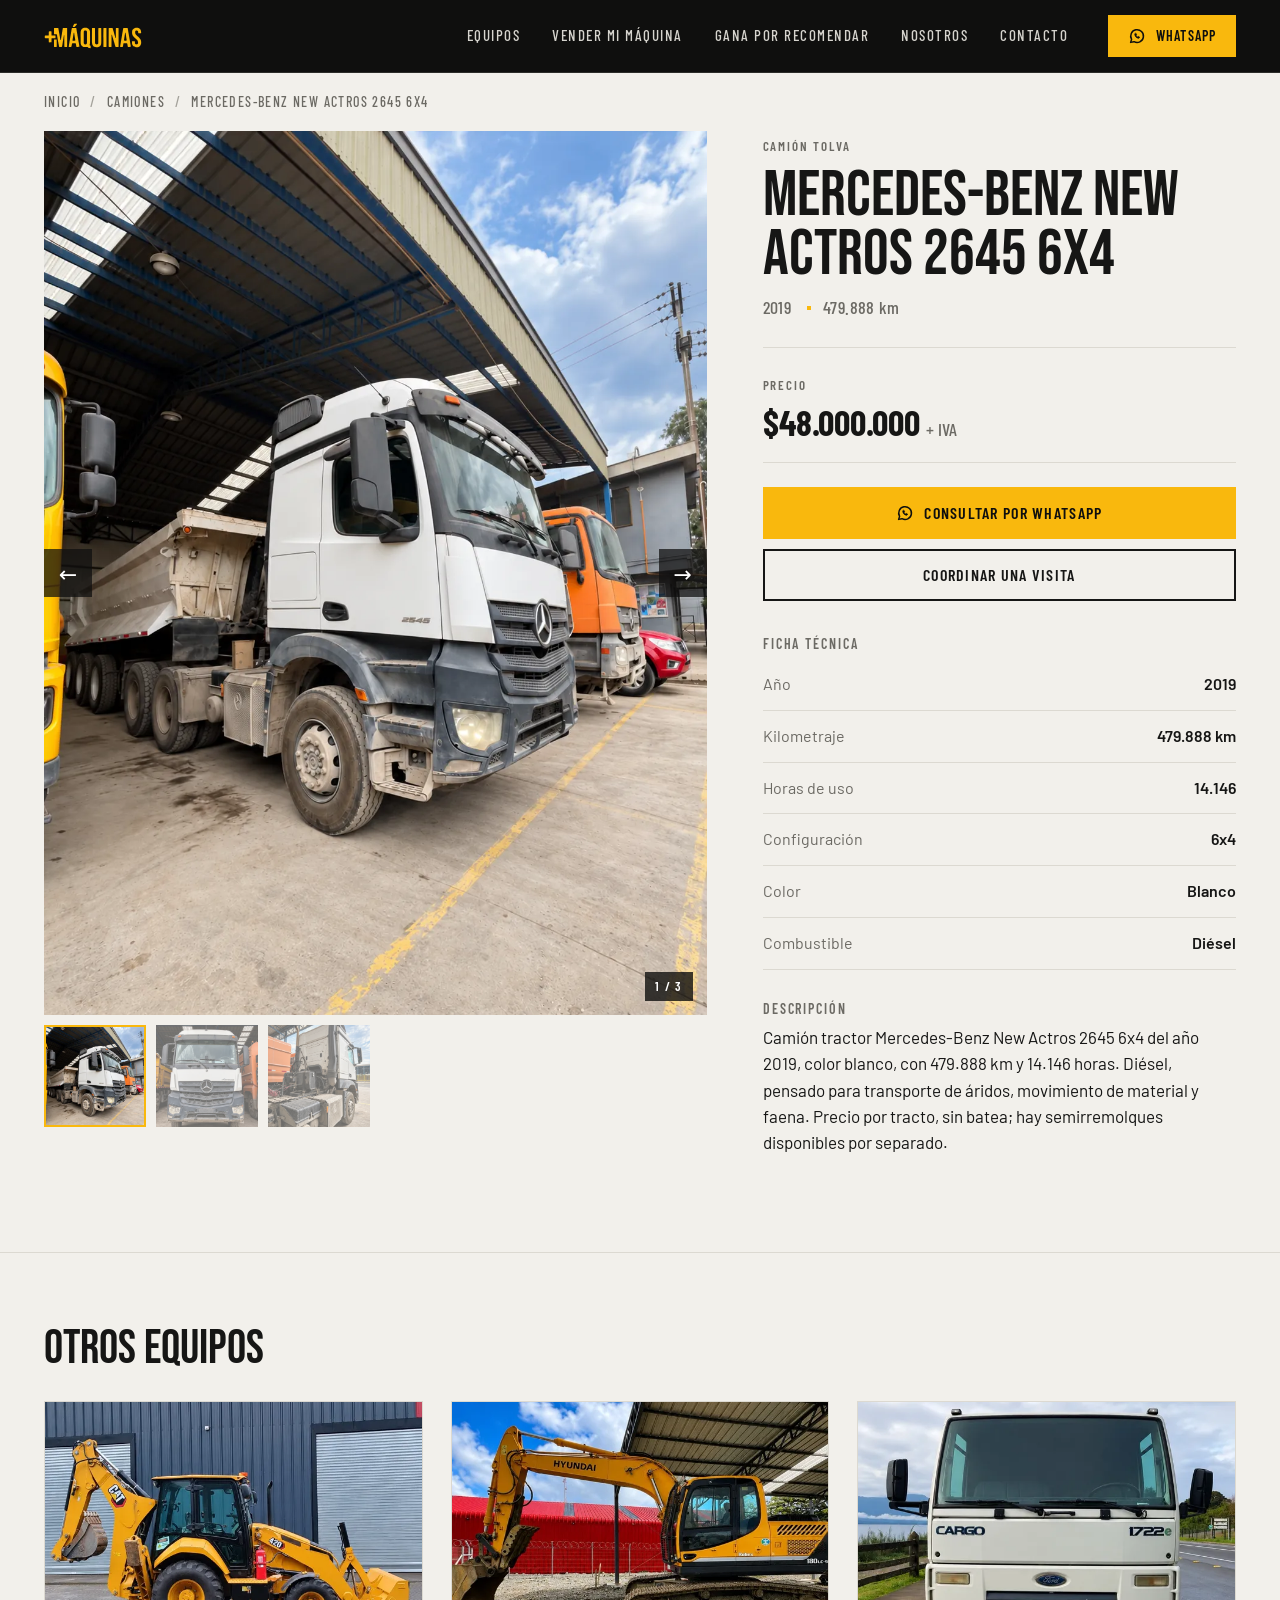
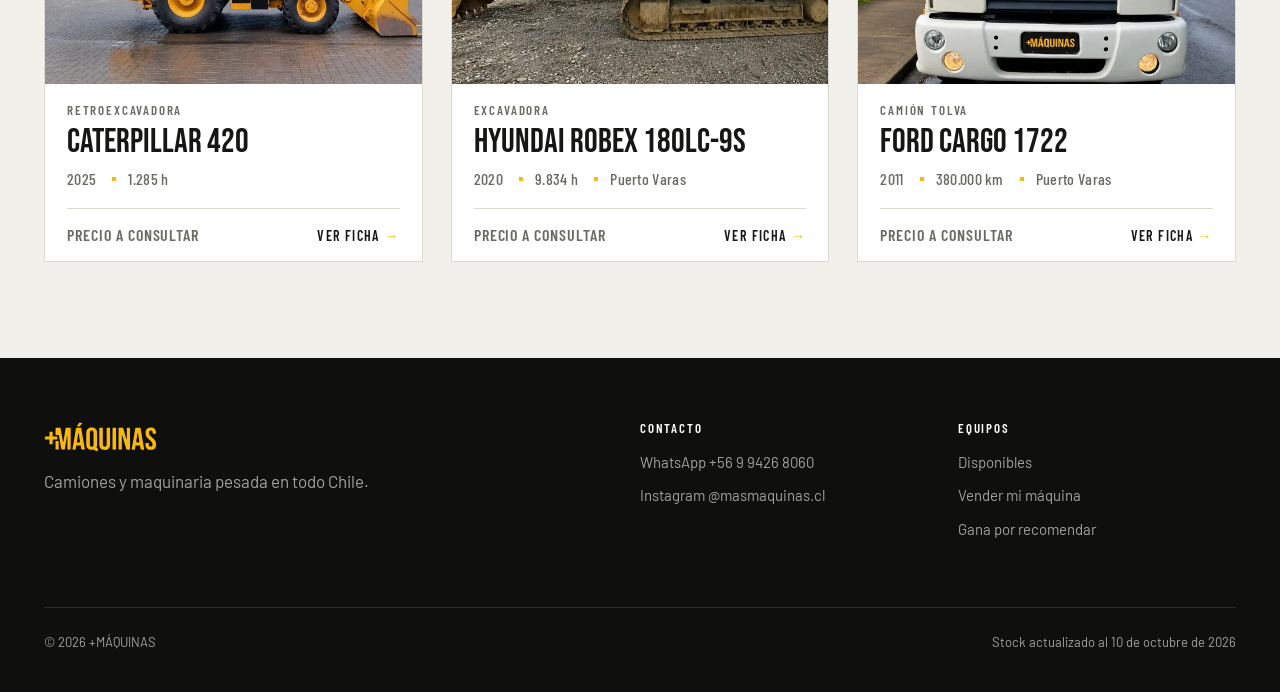
<file: sitio/equipos/mercedes-benz-actros-2645-2019/index.html>
<!doctype html>
<html lang="es-CL">
<head>
<meta charset="utf-8">
<meta name="viewport" content="width=device-width, initial-scale=1">
<title>Camión tolva Mercedes-Benz New Actros 2645 6x4 2019 en venta · +MÁQUINAS</title>
<meta name="description" content="Camión tolva Mercedes-Benz New Actros 2645 6x4 2019, 479.888 km. Camión tractor 6x4 del 2019, 479.888 km. Fotos reales y ficha técnica.">
<link rel="canonical" href="https://mas-maquinas.cl/equipos/mercedes-benz-actros-2645-2019/">
<meta property="og:type" content="website">
<meta property="og:title" content="Camión tolva Mercedes-Benz New Actros 2645 6x4 2019 en venta · +MÁQUINAS">
<meta property="og:description" content="Camión tolva Mercedes-Benz New Actros 2645 6x4 2019, 479.888 km. Camión tractor 6x4 del 2019, 479.888 km. Fotos reales y ficha técnica.">
<meta property="og:locale" content="es_CL">
<meta property="og:site_name" content="+MÁQUINAS">
<meta property="og:url" content="https://mas-maquinas.cl/equipos/mercedes-benz-actros-2645-2019/">
<meta property="og:image" content="https://mas-maquinas.cl/og/mercedes-benz-actros-2645-2019.jpg">
<meta property="og:image:type" content="image/jpeg">
<meta property="og:image:width" content="1200">
<meta property="og:image:height" content="630">
<meta property="og:image:alt" content="Camión tolva Mercedes-Benz New Actros 2645 6x4 2019 en venta · +MÁQUINAS">
<meta name="twitter:card" content="summary_large_image">
<meta name="twitter:image" content="https://mas-maquinas.cl/og/mercedes-benz-actros-2645-2019.jpg">
<meta name="theme-color" content="#0f0f0e">
<link rel="icon" href="../../assets/favicon.svg" type="image/svg+xml">
<link rel="preconnect" href="https://fonts.googleapis.com">
<link rel="preconnect" href="https://fonts.gstatic.com" crossorigin>
<link href="https://fonts.googleapis.com/css2?family=Barlow+Condensed:wght@500;600;700&family=Barlow:wght@400;500;600&family=Bebas+Neue&display=swap" rel="stylesheet">
<link rel="stylesheet" href="../../assets/estilo.css">
<script type="application/ld+json">{"@context": "https://schema.org", "@type": "Product", "name": "Camión tolva Mercedes-Benz New Actros 2645 6x4 2019", "brand": {"@type": "Brand", "name": "Mercedes-Benz"}, "description": "Camión tractor Mercedes-Benz New Actros 2645 6x4 del año 2019, color blanco, con 479.888 km y 14.146 horas. Diésel, pensado para transporte de áridos, movimiento de material y faena. Precio por tracto, sin batea; hay semirremolques disponibles por separado.", "image": ["https://mas-maquinas.cl/img/mercedes-benz-actros-2645-2019-2.webp", "https://mas-maquinas.cl/img/mercedes-benz-actros-2645-2019-3.webp", "https://mas-maquinas.cl/img/mercedes-benz-actros-2645-2019-4.webp"], "itemCondition": "https://schema.org/UsedCondition", "offers": {"@type": "Offer", "priceCurrency": "CLP", "price": "48000000", "availability": "https://schema.org/InStock"}}</script>
</head>
<body class="pagina-equipo">
<header class="cabecera">
  <div class="envase">
    <a class="marca" href="../../index.html" aria-label="+MÁQUINAS, inicio"><img src="../../assets/logo.svg" alt="+MÁQUINAS" width="112" height="30"></a>
    <nav class="menu" aria-label="Principal">
      <a href="../../index.html#equipos">Equipos</a>
      <a href="../../index.html#vender">Vender mi máquina</a>
      <a href="../../recomienda/">Gana por recomendar</a>
      <a href="../../index.html#nosotros">Nosotros</a>
      <a href="../../index.html#contacto">Contacto</a>
    </nav>
    <a class="boton boton-amarillo" href="https://wa.me/56994268060?text=Hola%2C%20vengo%20de%20la%20web%20de%20%2BM%C3%81QUINAS." target="_blank" rel="noopener"><svg viewBox="0 0 24 24" fill="none" stroke="currentColor" stroke-width="2" stroke-linecap="round" stroke-linejoin="round" aria-hidden="true"><path d="M3.5 20.5l1.3-4A8.5 8.5 0 1 1 8 19.6z"/><path d="M9 9.5c0 3 2.5 5.5 5.5 5.5l1-1.5-2-1-1 .8a4 4 0 0 1-1.8-1.8l.8-1-1-2z" fill="currentColor" stroke-width="1"/></svg><span>WhatsApp</span></a>
  </div>
</header>

<main class="envase">
  <nav class="miga" aria-label="Ruta"><a href="../../index.html">Inicio</a><span>/</span><a href="../../index.html#equipos">Camiones</a><span>/</span>Mercedes-Benz New Actros 2645 6x4</nav>
  <div class="detalle">
    <div>
      <div class="galeria-principal">
        <img id="foto-grande" src="../../img/mercedes-benz-actros-2645-2019-2.webp" alt="Camión tolva Mercedes-Benz New Actros 2645 6x4 2019" width="1086" height="1448">
        <button class="galeria-flecha ant" type="button" aria-label="Foto anterior">←</button>
        <button class="galeria-flecha sig" type="button" aria-label="Foto siguiente">→</button>
        <span class="contador" id="contador">1 / 3</span>
      </div>
      <div class="miniaturas"><button type="button" data-i="0" aria-label="Foto 1" aria-current="true"><img src="../../img/mercedes-benz-actros-2645-2019-2-s.webp" alt="" loading="lazy" width="160" height="213"></button><button type="button" data-i="1" aria-label="Foto 2"><img src="../../img/mercedes-benz-actros-2645-2019-3-s.webp" alt="" loading="lazy" width="160" height="213"></button><button type="button" data-i="2" aria-label="Foto 3"><img src="../../img/mercedes-benz-actros-2645-2019-4-s.webp" alt="" loading="lazy" width="160" height="213"></button></div>
    </div>
    <div class="info">
      <span class="rotulo">Camión tolva</span>
      <h1>Mercedes-Benz New Actros 2645 6x4</h1>
      <ul class="datos"><li>2019</li><li>479.888 km</li></ul>
      <div class="precio-grande"><span class="rotulo">Precio</span><b>$48.000.000<small>+ IVA</small></b></div>
      <div class="acciones">
        <a class="boton boton-amarillo" href="https://wa.me/56994268060?text=Hola%2C%20me%20interesa%20el%20equipo%20cami%C3%B3n%20tolva%20Mercedes-Benz%20New%20Actros%202645%206x4%202019%20que%20vi%20en%20la%20web%20de%20%2BM%C3%81QUINAS." target="_blank" rel="noopener"><svg viewBox="0 0 24 24" fill="none" stroke="currentColor" stroke-width="2" stroke-linecap="round" stroke-linejoin="round" aria-hidden="true"><path d="M3.5 20.5l1.3-4A8.5 8.5 0 1 1 8 19.6z"/><path d="M9 9.5c0 3 2.5 5.5 5.5 5.5l1-1.5-2-1-1 .8a4 4 0 0 1-1.8-1.8l.8-1-1-2z" fill="currentColor" stroke-width="1"/></svg>Consultar por WhatsApp</a>
        <a class="boton boton-linea" href="https://wa.me/56994268060?text=Hola%2C%20quiero%20coordinar%20una%20visita%20para%20ver%20el%20equipo%20Mercedes-Benz%20New%20Actros%202645%206x4%202019." target="_blank" rel="noopener">Coordinar una visita</a>
      </div>
      <div class="tabla"><h2>Ficha técnica</h2><dl><dt>Año</dt><dd>2019</dd><dt>Kilometraje</dt><dd>479.888 km</dd><dt>Horas de uso</dt><dd>14.146</dd><dt>Configuración</dt><dd>6x4</dd><dt>Color</dt><dd>Blanco</dd><dt>Combustible</dt><dd>Diésel</dd></dl></div>
      <div class="descripcion"><h2>Descripción</h2><p>Camión tractor Mercedes-Benz New Actros 2645 6x4 del año 2019, color blanco, con 479.888 km y 14.146 horas. Diésel, pensado para transporte de áridos, movimiento de material y faena. Precio por tracto, sin batea; hay semirremolques disponibles por separado.</p></div>
    </div>
  </div>
</main>
<section class="otros"><div class="envase"><h2>Otros equipos</h2><div class="grilla">
      <a class="ficha" href="../../equipos/caterpillar-420/index.html" data-tipo="Retroexcavadoras">
        <div class="ficha-foto"><img src="../../img/caterpillar-420-3-s.webp" alt="Retroexcavadora Caterpillar 420 2025" loading="lazy" width="640" height="853"></div>
        <div class="ficha-cuerpo">
          <span class="rotulo">Retroexcavadora</span>
          <h3>Caterpillar 420</h3>
          <ul class="datos"><li>2025</li><li>1.285 h</li></ul>
          <div class="ficha-precio"><span class="consultar">Precio a consultar</span><span class="ver">Ver ficha</span></div>
        </div>
      </a>
      <a class="ficha" href="../../equipos/hyundai-robex-180lc-9s-2020/index.html" data-tipo="Excavadoras">
        <div class="ficha-foto"><img src="../../img/hyundai-robex-180lc-9s-2020-3-s.webp" alt="Excavadora Hyundai Robex 180LC-9S 2020" loading="lazy" width="640" height="853"></div>
        <div class="ficha-cuerpo">
          <span class="rotulo">Excavadora</span>
          <h3>Hyundai Robex 180LC-9S</h3>
          <ul class="datos"><li>2020</li><li>9.834 h</li><li>Puerto Varas</li></ul>
          <div class="ficha-precio"><span class="consultar">Precio a consultar</span><span class="ver">Ver ficha</span></div>
        </div>
      </a>
      <a class="ficha" href="../../equipos/ford-cargo-1722-2011/index.html" data-tipo="Camiones">
        <div class="ficha-foto"><img src="../../img/ford-cargo-1722-2011-3-s.webp" alt="Camión tolva Ford Cargo 1722 2011" loading="lazy" width="640" height="853"></div>
        <div class="ficha-cuerpo">
          <span class="rotulo">Camión tolva</span>
          <h3>Ford Cargo 1722</h3>
          <ul class="datos"><li>2011</li><li>380.000 km</li><li>Puerto Varas</li></ul>
          <div class="ficha-precio"><span class="consultar">Precio a consultar</span><span class="ver">Ver ficha</span></div>
        </div>
      </a>
</div></div></section>
<footer class="pie" id="contacto">
  <div class="envase">
    <div>
      <img src="../../assets/logo.svg" alt="+MÁQUINAS" width="112" height="30">
      <p>Camiones y maquinaria pesada en todo Chile.</p>
    </div>
    <div>
      <h4>Contacto</h4>
      <ul>
        <li><a href="https://wa.me/56994268060?text=Hola%2C%20vengo%20de%20la%20web%20de%20%2BM%C3%81QUINAS." target="_blank" rel="noopener">WhatsApp +56 9 9426 8060</a></li>
        <li><a href="https://www.instagram.com/masmaquinas.cl/" target="_blank" rel="noopener">Instagram @masmaquinas.cl</a></li>
      </ul>
    </div>
    <div>
      <h4>Equipos</h4>
      <ul>
        <li><a href="../../index.html#equipos">Disponibles</a></li>
        <li><a href="../../index.html#vender">Vender mi máquina</a></li>
        <li><a href="../../recomienda/">Gana por recomendar</a></li>
      </ul>
    </div>
    <p class="legal"><span>© 2026 +MÁQUINAS</span><span>Stock actualizado al 10 de octubre de 2026</span></p>
  </div>
</footer>
<div class="barra-movil"><a class="boton boton-amarillo" href="https://wa.me/56994268060?text=Hola%2C%20me%20interesa%20el%20equipo%20cami%C3%B3n%20tolva%20Mercedes-Benz%20New%20Actros%202645%206x4%202019%20que%20vi%20en%20la%20web%20de%20%2BM%C3%81QUINAS." target="_blank" rel="noopener"><svg viewBox="0 0 24 24" fill="none" stroke="currentColor" stroke-width="2" stroke-linecap="round" stroke-linejoin="round" aria-hidden="true"><path d="M3.5 20.5l1.3-4A8.5 8.5 0 1 1 8 19.6z"/><path d="M9 9.5c0 3 2.5 5.5 5.5 5.5l1-1.5-2-1-1 .8a4 4 0 0 1-1.8-1.8l.8-1-1-2z" fill="currentColor" stroke-width="1"/></svg>Consultar por WhatsApp</a></div>
<script>
const fotos = ["../../img/mercedes-benz-actros-2645-2019-2.webp", "../../img/mercedes-benz-actros-2645-2019-3.webp", "../../img/mercedes-benz-actros-2645-2019-4.webp"];
let i = 0;
const grande = document.getElementById("foto-grande"), cont = document.getElementById("contador");
const minis = document.querySelectorAll(".miniaturas button");
function ir(n) {
  i = (n + fotos.length) % fotos.length;
  grande.src = fotos[i];
  cont.textContent = (i + 1) + " / " + fotos.length;
  minis.forEach((m, k) => m.setAttribute("aria-current", k === i));
}
minis.forEach(m => m.addEventListener("click", () => ir(+m.dataset.i)));
document.querySelector(".galeria-flecha.ant").addEventListener("click", () => ir(i - 1));
document.querySelector(".galeria-flecha.sig").addEventListener("click", () => ir(i + 1));
document.addEventListener("keydown", ev => { if (ev.key === "ArrowLeft") ir(i - 1); if (ev.key === "ArrowRight") ir(i + 1); });
fotos.slice(1).forEach(s => { const im = new Image(); im.src = s; });
</script>
</body>
</html>
</file>
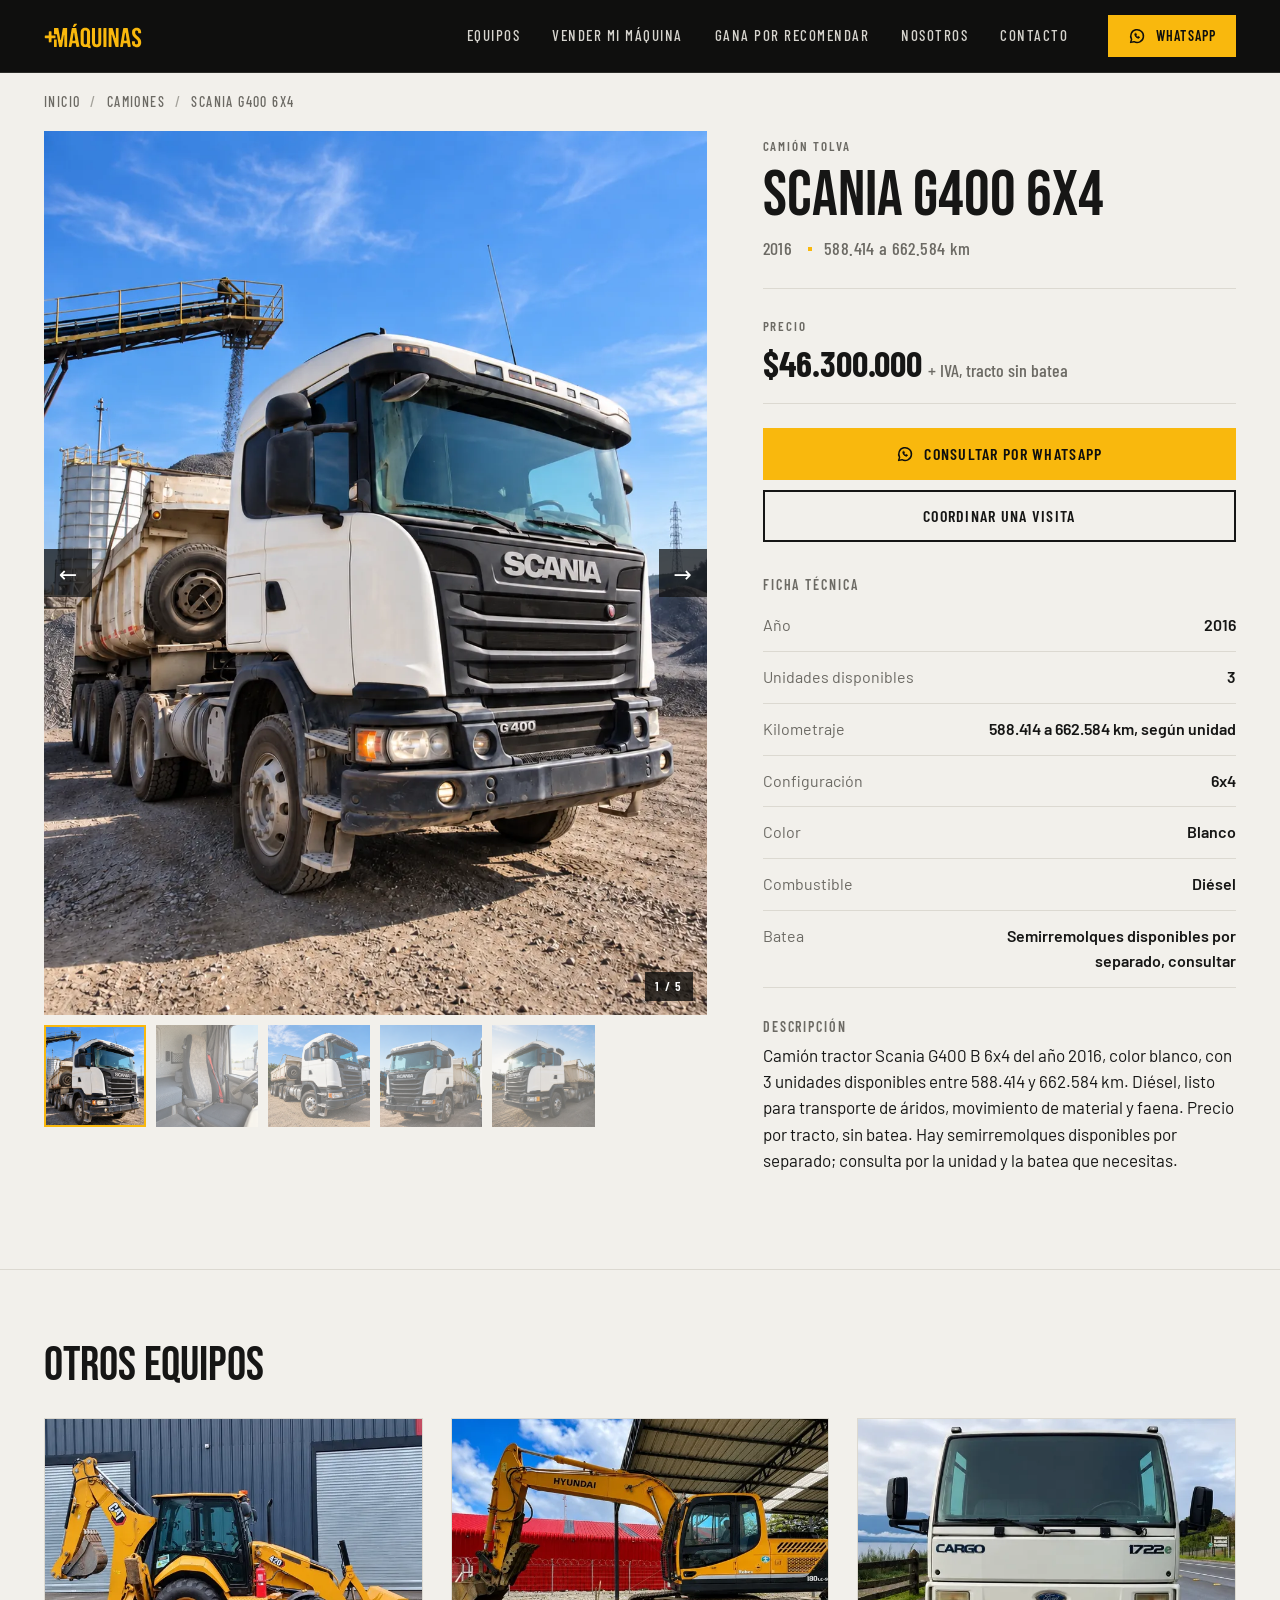
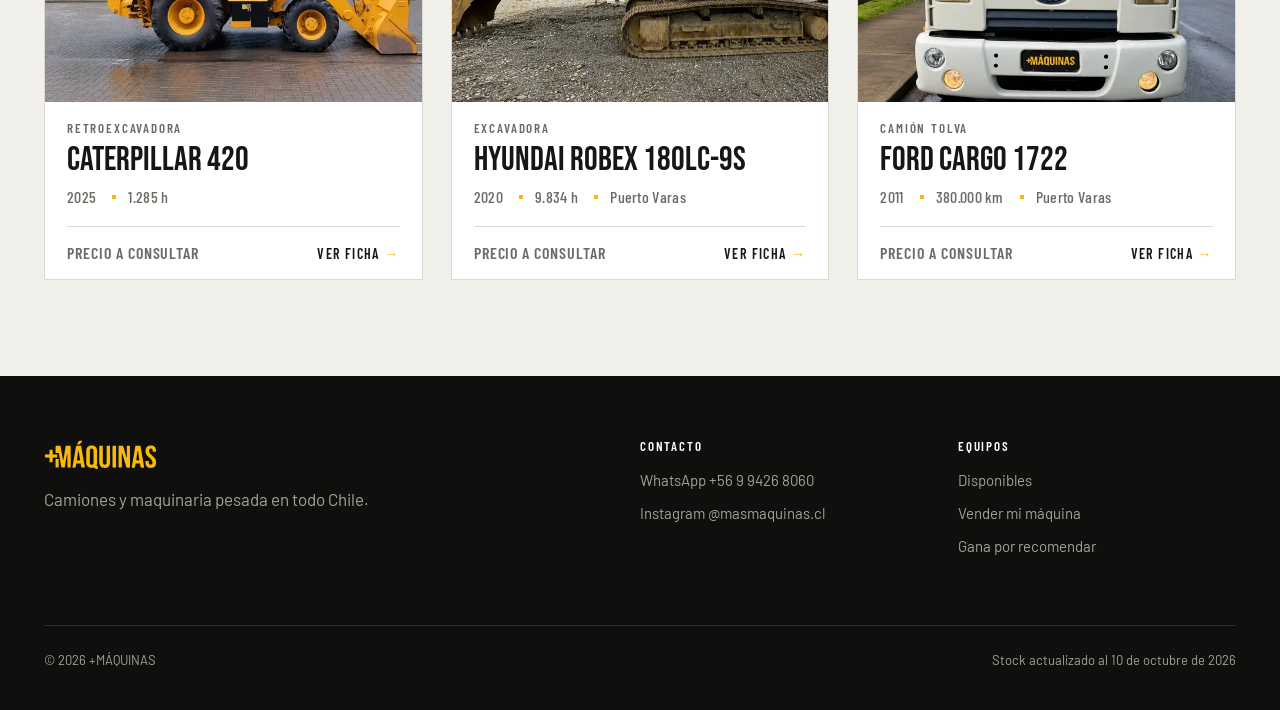
<file: sitio/equipos/scania-g400-2016/index.html>
<!doctype html>
<html lang="es-CL">
<head>
<meta charset="utf-8">
<meta name="viewport" content="width=device-width, initial-scale=1">
<title>Camión tolva Scania G400 6x4 2016 en venta · +MÁQUINAS</title>
<meta name="description" content="Camión tolva Scania G400 6x4 2016, 588.414 a 662.584 km. 3 unidades disponibles, camión tractor 6x4 del 2016. Fotos reales y ficha técnica.">
<link rel="canonical" href="https://mas-maquinas.cl/equipos/scania-g400-2016/">
<meta property="og:type" content="website">
<meta property="og:title" content="Camión tolva Scania G400 6x4 2016 en venta · +MÁQUINAS">
<meta property="og:description" content="Camión tolva Scania G400 6x4 2016, 588.414 a 662.584 km. 3 unidades disponibles, camión tractor 6x4 del 2016. Fotos reales y ficha técnica.">
<meta property="og:locale" content="es_CL">
<meta property="og:site_name" content="+MÁQUINAS">
<meta property="og:url" content="https://mas-maquinas.cl/equipos/scania-g400-2016/">
<meta property="og:image" content="https://mas-maquinas.cl/og/scania-g400-2016.jpg">
<meta property="og:image:type" content="image/jpeg">
<meta property="og:image:width" content="1200">
<meta property="og:image:height" content="630">
<meta property="og:image:alt" content="Camión tolva Scania G400 6x4 2016 en venta · +MÁQUINAS">
<meta name="twitter:card" content="summary_large_image">
<meta name="twitter:image" content="https://mas-maquinas.cl/og/scania-g400-2016.jpg">
<meta name="theme-color" content="#0f0f0e">
<link rel="icon" href="../../assets/favicon.svg" type="image/svg+xml">
<link rel="preconnect" href="https://fonts.googleapis.com">
<link rel="preconnect" href="https://fonts.gstatic.com" crossorigin>
<link href="https://fonts.googleapis.com/css2?family=Barlow+Condensed:wght@500;600;700&family=Barlow:wght@400;500;600&family=Bebas+Neue&display=swap" rel="stylesheet">
<link rel="stylesheet" href="../../assets/estilo.css">
<script type="application/ld+json">{"@context": "https://schema.org", "@type": "Product", "name": "Camión tolva Scania G400 6x4 2016", "brand": {"@type": "Brand", "name": "Scania"}, "description": "Camión tractor Scania G400 B 6x4 del año 2016, color blanco, con 3 unidades disponibles entre 588.414 y 662.584 km. Diésel, listo para transporte de áridos, movimiento de material y faena. Precio por tracto, sin batea. Hay semirremolques disponibles por separado; consulta por la unidad y la batea que necesitas.", "image": ["https://mas-maquinas.cl/img/scania-g400-2016-2.webp", "https://mas-maquinas.cl/img/scania-g400-2016-3.webp", "https://mas-maquinas.cl/img/scania-g400-2016-4.webp", "https://mas-maquinas.cl/img/scania-g400-2016-5.webp", "https://mas-maquinas.cl/img/scania-g400-2016-6.webp"], "itemCondition": "https://schema.org/UsedCondition", "offers": {"@type": "Offer", "priceCurrency": "CLP", "price": "46300000", "availability": "https://schema.org/InStock"}}</script>
</head>
<body class="pagina-equipo">
<header class="cabecera">
  <div class="envase">
    <a class="marca" href="../../index.html" aria-label="+MÁQUINAS, inicio"><img src="../../assets/logo.svg" alt="+MÁQUINAS" width="112" height="30"></a>
    <nav class="menu" aria-label="Principal">
      <a href="../../index.html#equipos">Equipos</a>
      <a href="../../index.html#vender">Vender mi máquina</a>
      <a href="../../recomienda/">Gana por recomendar</a>
      <a href="../../index.html#nosotros">Nosotros</a>
      <a href="../../index.html#contacto">Contacto</a>
    </nav>
    <a class="boton boton-amarillo" href="https://wa.me/56994268060?text=Hola%2C%20vengo%20de%20la%20web%20de%20%2BM%C3%81QUINAS." target="_blank" rel="noopener"><svg viewBox="0 0 24 24" fill="none" stroke="currentColor" stroke-width="2" stroke-linecap="round" stroke-linejoin="round" aria-hidden="true"><path d="M3.5 20.5l1.3-4A8.5 8.5 0 1 1 8 19.6z"/><path d="M9 9.5c0 3 2.5 5.5 5.5 5.5l1-1.5-2-1-1 .8a4 4 0 0 1-1.8-1.8l.8-1-1-2z" fill="currentColor" stroke-width="1"/></svg><span>WhatsApp</span></a>
  </div>
</header>

<main class="envase">
  <nav class="miga" aria-label="Ruta"><a href="../../index.html">Inicio</a><span>/</span><a href="../../index.html#equipos">Camiones</a><span>/</span>Scania G400 6x4</nav>
  <div class="detalle">
    <div>
      <div class="galeria-principal">
        <img id="foto-grande" src="../../img/scania-g400-2016-2.webp" alt="Camión tolva Scania G400 6x4 2016" width="1086" height="1448">
        <button class="galeria-flecha ant" type="button" aria-label="Foto anterior">←</button>
        <button class="galeria-flecha sig" type="button" aria-label="Foto siguiente">→</button>
        <span class="contador" id="contador">1 / 5</span>
      </div>
      <div class="miniaturas"><button type="button" data-i="0" aria-label="Foto 1" aria-current="true"><img src="../../img/scania-g400-2016-2-s.webp" alt="" loading="lazy" width="160" height="213"></button><button type="button" data-i="1" aria-label="Foto 2"><img src="../../img/scania-g400-2016-3-s.webp" alt="" loading="lazy" width="160" height="213"></button><button type="button" data-i="2" aria-label="Foto 3"><img src="../../img/scania-g400-2016-4-s.webp" alt="" loading="lazy" width="160" height="213"></button><button type="button" data-i="3" aria-label="Foto 4"><img src="../../img/scania-g400-2016-5-s.webp" alt="" loading="lazy" width="160" height="213"></button><button type="button" data-i="4" aria-label="Foto 5"><img src="../../img/scania-g400-2016-6-s.webp" alt="" loading="lazy" width="160" height="213"></button></div>
    </div>
    <div class="info">
      <span class="rotulo">Camión tolva</span>
      <h1>Scania G400 6x4</h1>
      <ul class="datos"><li>2016</li><li>588.414 a 662.584 km</li></ul>
      <div class="precio-grande"><span class="rotulo">Precio</span><b>$46.300.000<small>+ IVA, tracto sin batea</small></b></div>
      <div class="acciones">
        <a class="boton boton-amarillo" href="https://wa.me/56994268060?text=Hola%2C%20me%20interesa%20el%20equipo%20cami%C3%B3n%20tolva%20Scania%20G400%206x4%202016%20que%20vi%20en%20la%20web%20de%20%2BM%C3%81QUINAS." target="_blank" rel="noopener"><svg viewBox="0 0 24 24" fill="none" stroke="currentColor" stroke-width="2" stroke-linecap="round" stroke-linejoin="round" aria-hidden="true"><path d="M3.5 20.5l1.3-4A8.5 8.5 0 1 1 8 19.6z"/><path d="M9 9.5c0 3 2.5 5.5 5.5 5.5l1-1.5-2-1-1 .8a4 4 0 0 1-1.8-1.8l.8-1-1-2z" fill="currentColor" stroke-width="1"/></svg>Consultar por WhatsApp</a>
        <a class="boton boton-linea" href="https://wa.me/56994268060?text=Hola%2C%20quiero%20coordinar%20una%20visita%20para%20ver%20el%20equipo%20Scania%20G400%206x4%202016." target="_blank" rel="noopener">Coordinar una visita</a>
      </div>
      <div class="tabla"><h2>Ficha técnica</h2><dl><dt>Año</dt><dd>2016</dd><dt>Unidades disponibles</dt><dd>3</dd><dt>Kilometraje</dt><dd>588.414 a 662.584 km, según unidad</dd><dt>Configuración</dt><dd>6x4</dd><dt>Color</dt><dd>Blanco</dd><dt>Combustible</dt><dd>Diésel</dd><dt>Batea</dt><dd>Semirremolques disponibles por separado, consultar</dd></dl></div>
      <div class="descripcion"><h2>Descripción</h2><p>Camión tractor Scania G400 B 6x4 del año 2016, color blanco, con 3 unidades disponibles entre 588.414 y 662.584 km. Diésel, listo para transporte de áridos, movimiento de material y faena. Precio por tracto, sin batea. Hay semirremolques disponibles por separado; consulta por la unidad y la batea que necesitas.</p></div>
    </div>
  </div>
</main>
<section class="otros"><div class="envase"><h2>Otros equipos</h2><div class="grilla">
      <a class="ficha" href="../../equipos/caterpillar-420/index.html" data-tipo="Retroexcavadoras">
        <div class="ficha-foto"><img src="../../img/caterpillar-420-3-s.webp" alt="Retroexcavadora Caterpillar 420 2025" loading="lazy" width="640" height="853"></div>
        <div class="ficha-cuerpo">
          <span class="rotulo">Retroexcavadora</span>
          <h3>Caterpillar 420</h3>
          <ul class="datos"><li>2025</li><li>1.285 h</li></ul>
          <div class="ficha-precio"><span class="consultar">Precio a consultar</span><span class="ver">Ver ficha</span></div>
        </div>
      </a>
      <a class="ficha" href="../../equipos/hyundai-robex-180lc-9s-2020/index.html" data-tipo="Excavadoras">
        <div class="ficha-foto"><img src="../../img/hyundai-robex-180lc-9s-2020-3-s.webp" alt="Excavadora Hyundai Robex 180LC-9S 2020" loading="lazy" width="640" height="853"></div>
        <div class="ficha-cuerpo">
          <span class="rotulo">Excavadora</span>
          <h3>Hyundai Robex 180LC-9S</h3>
          <ul class="datos"><li>2020</li><li>9.834 h</li><li>Puerto Varas</li></ul>
          <div class="ficha-precio"><span class="consultar">Precio a consultar</span><span class="ver">Ver ficha</span></div>
        </div>
      </a>
      <a class="ficha" href="../../equipos/ford-cargo-1722-2011/index.html" data-tipo="Camiones">
        <div class="ficha-foto"><img src="../../img/ford-cargo-1722-2011-3-s.webp" alt="Camión tolva Ford Cargo 1722 2011" loading="lazy" width="640" height="853"></div>
        <div class="ficha-cuerpo">
          <span class="rotulo">Camión tolva</span>
          <h3>Ford Cargo 1722</h3>
          <ul class="datos"><li>2011</li><li>380.000 km</li><li>Puerto Varas</li></ul>
          <div class="ficha-precio"><span class="consultar">Precio a consultar</span><span class="ver">Ver ficha</span></div>
        </div>
      </a>
</div></div></section>
<footer class="pie" id="contacto">
  <div class="envase">
    <div>
      <img src="../../assets/logo.svg" alt="+MÁQUINAS" width="112" height="30">
      <p>Camiones y maquinaria pesada en todo Chile.</p>
    </div>
    <div>
      <h4>Contacto</h4>
      <ul>
        <li><a href="https://wa.me/56994268060?text=Hola%2C%20vengo%20de%20la%20web%20de%20%2BM%C3%81QUINAS." target="_blank" rel="noopener">WhatsApp +56 9 9426 8060</a></li>
        <li><a href="https://www.instagram.com/masmaquinas.cl/" target="_blank" rel="noopener">Instagram @masmaquinas.cl</a></li>
      </ul>
    </div>
    <div>
      <h4>Equipos</h4>
      <ul>
        <li><a href="../../index.html#equipos">Disponibles</a></li>
        <li><a href="../../index.html#vender">Vender mi máquina</a></li>
        <li><a href="../../recomienda/">Gana por recomendar</a></li>
      </ul>
    </div>
    <p class="legal"><span>© 2026 +MÁQUINAS</span><span>Stock actualizado al 10 de octubre de 2026</span></p>
  </div>
</footer>
<div class="barra-movil"><a class="boton boton-amarillo" href="https://wa.me/56994268060?text=Hola%2C%20me%20interesa%20el%20equipo%20cami%C3%B3n%20tolva%20Scania%20G400%206x4%202016%20que%20vi%20en%20la%20web%20de%20%2BM%C3%81QUINAS." target="_blank" rel="noopener"><svg viewBox="0 0 24 24" fill="none" stroke="currentColor" stroke-width="2" stroke-linecap="round" stroke-linejoin="round" aria-hidden="true"><path d="M3.5 20.5l1.3-4A8.5 8.5 0 1 1 8 19.6z"/><path d="M9 9.5c0 3 2.5 5.5 5.5 5.5l1-1.5-2-1-1 .8a4 4 0 0 1-1.8-1.8l.8-1-1-2z" fill="currentColor" stroke-width="1"/></svg>Consultar por WhatsApp</a></div>
<script>
const fotos = ["../../img/scania-g400-2016-2.webp", "../../img/scania-g400-2016-3.webp", "../../img/scania-g400-2016-4.webp", "../../img/scania-g400-2016-5.webp", "../../img/scania-g400-2016-6.webp"];
let i = 0;
const grande = document.getElementById("foto-grande"), cont = document.getElementById("contador");
const minis = document.querySelectorAll(".miniaturas button");
function ir(n) {
  i = (n + fotos.length) % fotos.length;
  grande.src = fotos[i];
  cont.textContent = (i + 1) + " / " + fotos.length;
  minis.forEach((m, k) => m.setAttribute("aria-current", k === i));
}
minis.forEach(m => m.addEventListener("click", () => ir(+m.dataset.i)));
document.querySelector(".galeria-flecha.ant").addEventListener("click", () => ir(i - 1));
document.querySelector(".galeria-flecha.sig").addEventListener("click", () => ir(i + 1));
document.addEventListener("keydown", ev => { if (ev.key === "ArrowLeft") ir(i - 1); if (ev.key === "ArrowRight") ir(i + 1); });
fotos.slice(1).forEach(s => { const im = new Image(); im.src = s; });
</script>
</body>
</html>
</file>
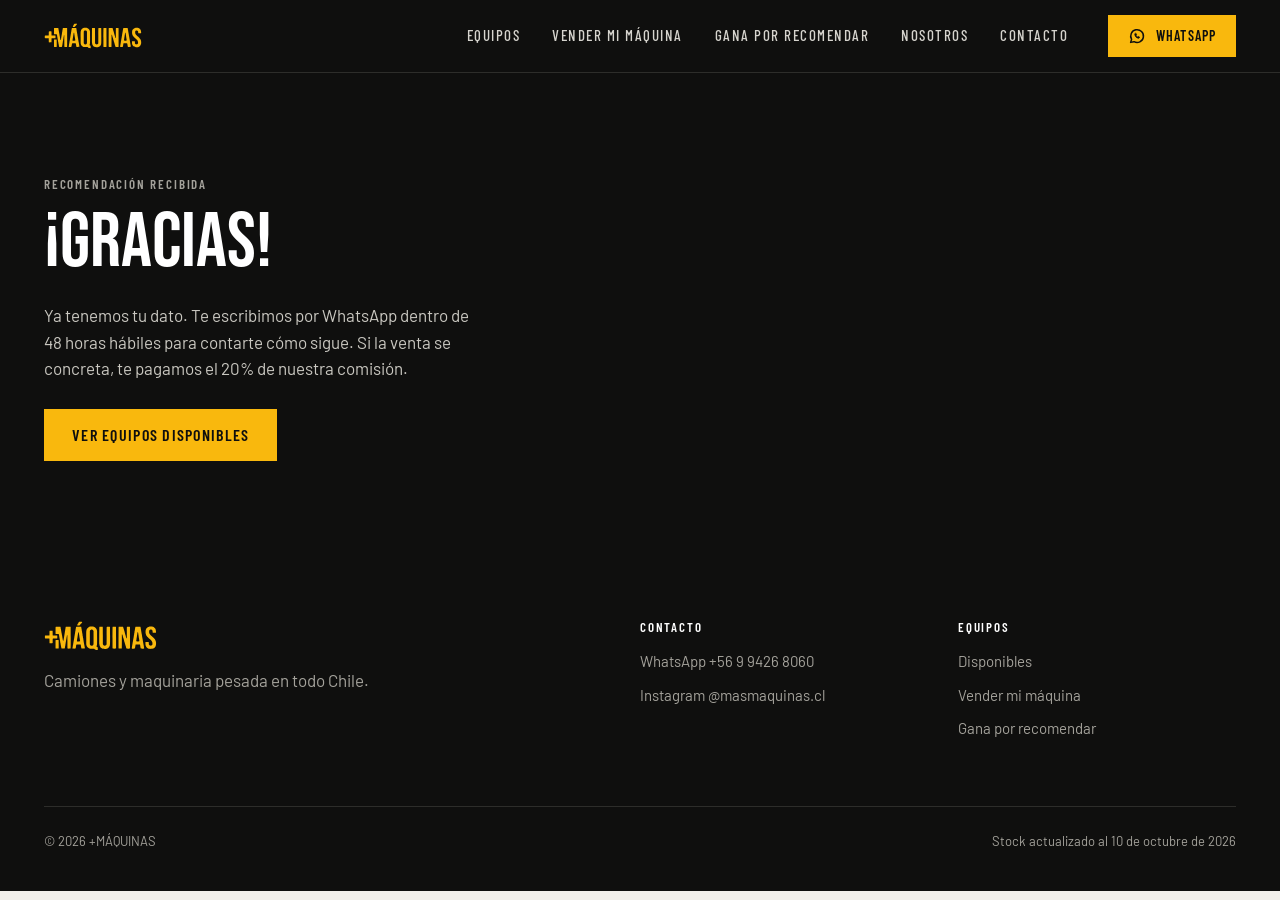
<file: sitio/recomienda/gracias/index.html>
<!doctype html>
<html lang="es-CL">
<head>
<meta charset="utf-8">
<meta name="viewport" content="width=device-width, initial-scale=1">
<title>¡Gracias por recomendar! · +MÁQUINAS</title>
<meta name="description" content="Recibimos tu recomendación.">
<link rel="canonical" href="https://mas-maquinas.cl/recomienda/gracias/">
<meta property="og:type" content="website">
<meta property="og:title" content="¡Gracias por recomendar! · +MÁQUINAS">
<meta property="og:description" content="Recibimos tu recomendación.">
<meta property="og:locale" content="es_CL">
<meta property="og:site_name" content="+MÁQUINAS">
<meta property="og:url" content="https://mas-maquinas.cl/recomienda/gracias/">
<meta property="og:image" content="https://mas-maquinas.cl/og/home.jpg">
<meta property="og:image:type" content="image/jpeg">
<meta property="og:image:width" content="1200">
<meta property="og:image:height" content="630">
<meta property="og:image:alt" content="¡Gracias por recomendar! · +MÁQUINAS">
<meta name="twitter:card" content="summary_large_image">
<meta name="twitter:image" content="https://mas-maquinas.cl/og/home.jpg">
<meta name="theme-color" content="#0f0f0e">
<link rel="icon" href="../../assets/favicon.svg" type="image/svg+xml">
<link rel="preconnect" href="https://fonts.googleapis.com">
<link rel="preconnect" href="https://fonts.gstatic.com" crossorigin>
<link href="https://fonts.googleapis.com/css2?family=Barlow+Condensed:wght@500;600;700&family=Barlow:wght@400;500;600&family=Bebas+Neue&display=swap" rel="stylesheet">
<link rel="stylesheet" href="../../assets/estilo.css">
<meta name="robots" content="noindex">
</head>
<body>
<header class="cabecera">
  <div class="envase">
    <a class="marca" href="../../index.html" aria-label="+MÁQUINAS, inicio"><img src="../../assets/logo.svg" alt="+MÁQUINAS" width="112" height="30"></a>
    <nav class="menu" aria-label="Principal">
      <a href="../../index.html#equipos">Equipos</a>
      <a href="../../index.html#vender">Vender mi máquina</a>
      <a href="../../recomienda/">Gana por recomendar</a>
      <a href="../../index.html#nosotros">Nosotros</a>
      <a href="../../index.html#contacto">Contacto</a>
    </nav>
    <a class="boton boton-amarillo" href="https://wa.me/56994268060?text=Hola%2C%20vengo%20de%20la%20web%20de%20%2BM%C3%81QUINAS." target="_blank" rel="noopener"><svg viewBox="0 0 24 24" fill="none" stroke="currentColor" stroke-width="2" stroke-linecap="round" stroke-linejoin="round" aria-hidden="true"><path d="M3.5 20.5l1.3-4A8.5 8.5 0 1 1 8 19.6z"/><path d="M9 9.5c0 3 2.5 5.5 5.5 5.5l1-1.5-2-1-1 .8a4 4 0 0 1-1.8-1.8l.8-1-1-2z" fill="currentColor" stroke-width="1"/></svg><span>WhatsApp</span></a>
  </div>
</header>

<main>
<section class="seccion oscuro vender">
  <div class="envase">
    <div>
      <span class="rotulo">Recomendación recibida</span>
      <h2>¡Gracias!</h2>
      <p class="intro">Ya tenemos tu dato. Te escribimos por WhatsApp dentro de 48 horas hábiles para contarte cómo sigue. Si la venta se concreta, te pagamos el 20% de nuestra comisión.</p>
      <p style="margin-top:28px"><a class="boton boton-amarillo" href="../../index.html#equipos">Ver equipos disponibles</a></p>
    </div>
  </div>
</section>
</main>
<footer class="pie" id="contacto">
  <div class="envase">
    <div>
      <img src="../../assets/logo.svg" alt="+MÁQUINAS" width="112" height="30">
      <p>Camiones y maquinaria pesada en todo Chile.</p>
    </div>
    <div>
      <h4>Contacto</h4>
      <ul>
        <li><a href="https://wa.me/56994268060?text=Hola%2C%20vengo%20de%20la%20web%20de%20%2BM%C3%81QUINAS." target="_blank" rel="noopener">WhatsApp +56 9 9426 8060</a></li>
        <li><a href="https://www.instagram.com/masmaquinas.cl/" target="_blank" rel="noopener">Instagram @masmaquinas.cl</a></li>
      </ul>
    </div>
    <div>
      <h4>Equipos</h4>
      <ul>
        <li><a href="../../index.html#equipos">Disponibles</a></li>
        <li><a href="../../index.html#vender">Vender mi máquina</a></li>
        <li><a href="../../recomienda/">Gana por recomendar</a></li>
      </ul>
    </div>
    <p class="legal"><span>© 2026 +MÁQUINAS</span><span>Stock actualizado al 10 de octubre de 2026</span></p>
  </div>
</footer>
</body>
</html>
</file>
<file: sitio/assets/estilo.css>
:root {
  --negro: #0f0f0e;
  --negro-2: #1a1a18;
  --amarillo: #f9b80d;
  --amarillo-2: #ffc933;
  --papel: #f2f0eb;
  --blanco: #ffffff;
  --tinta: #161615;
  --gris: #6c6a64;
  --gris-claro: #a4a29b;
  --linea: #dcd9d1;
  --linea-osc: #2d2d2a;
  --display: "Bebas Neue", "Oswald", Impact, sans-serif;
  --texto: "Barlow", system-ui, sans-serif;
  --cond: "Barlow Condensed", "Barlow", sans-serif;
  --ancho: 1240px;
}

* { box-sizing: border-box; margin: 0; padding: 0; }
html { -webkit-text-size-adjust: 100%; scroll-behavior: smooth; }
body { background: var(--papel); color: var(--tinta); font: 400 17px/1.55 var(--texto); }
img { display: block; max-width: 100%; }
a { color: inherit; text-decoration: none; }
button { font: inherit; cursor: pointer; border: 0; background: none; color: inherit; }

.envase { width: 100%; max-width: var(--ancho); margin: 0 auto; padding: 0 24px; }
.rotulo { font: 600 13px/1 var(--cond); letter-spacing: .14em; text-transform: uppercase; color: var(--gris); }
.oscuro .rotulo { color: var(--gris-claro); }

/* ---------- botones ---------- */
.boton { display: inline-flex; align-items: center; gap: 10px; height: 52px; padding: 0 26px; font: 600 16px/1 var(--cond); letter-spacing: .08em; text-transform: uppercase; border: 2px solid transparent; transition: background .15s, color .15s, border-color .15s; }
.boton-amarillo { background: var(--amarillo); color: var(--negro); }
.boton-amarillo:hover { background: var(--amarillo-2); }
.boton-linea { border-color: currentColor; }
.boton-linea:hover { background: var(--blanco); color: var(--negro); border-color: var(--blanco); }
.boton svg { width: 18px; height: 18px; flex: none; }

/* ---------- cabecera ---------- */
.cabecera { position: sticky; top: 0; z-index: 20; background: var(--negro); color: var(--blanco); border-bottom: 1px solid var(--linea-osc); }
.cabecera .envase { display: flex; align-items: center; height: 72px; gap: 40px; }
.marca img { height: 26px; width: auto; }
.menu { display: flex; gap: 32px; margin-left: auto; font: 500 15px/1 var(--cond); letter-spacing: .1em; text-transform: uppercase; }
.menu a { color: #d6d4ce; padding: 6px 0; border-bottom: 2px solid transparent; }
.menu a:hover { color: var(--blanco); border-color: var(--amarillo); }
.cabecera .boton { height: 42px; padding: 0 18px; font-size: 14px; }

/* ---------- portada ---------- */
.portada { background: var(--negro); color: var(--blanco); }
.portada .envase { display: grid; grid-template-columns: 1fr 1fr; gap: 56px; align-items: stretch; padding-top: 72px; padding-bottom: 72px; }
.portada-texto { display: flex; flex-direction: column; justify-content: center; }
.portada h1 { font: 400 clamp(64px, 8.4vw, 118px)/.9 var(--display); letter-spacing: .005em; margin: 22px 0 28px; }
.portada h1 em { font-style: normal; color: var(--amarillo); }
.portada p.bajada { font-size: 19px; color: #c9c7c0; max-width: 30em; }
.portada-acciones { display: flex; flex-wrap: wrap; gap: 14px; margin-top: 36px; }
.destacado { position: relative; display: block; overflow: hidden; background: var(--negro-2); min-height: 560px; }
.destacado img { position: absolute; inset: 0; width: 100%; height: 100%; object-fit: cover; transition: transform .6s ease; }
.destacado:hover img { transform: scale(1.03); }
.destacado-pie { position: absolute; left: 0; right: 0; bottom: 0; display: flex; justify-content: space-between; align-items: flex-end; gap: 16px; padding: 64px 24px 22px; background: linear-gradient(transparent, rgba(0,0,0,.82)); }
.destacado-pie .rotulo { color: var(--amarillo); }
.destacado-pie strong { display: block; font: 400 38px/1 var(--display); margin-top: 8px; }
.destacado-pie .precio { font: 600 20px/1.1 var(--cond); text-align: right; white-space: nowrap; }
.destacado-pie .precio small { display: block; font-size: 13px; color: var(--gris-claro); letter-spacing: .08em; }

.franja { background: var(--amarillo); color: var(--negro); }
.franja .envase { display: flex; justify-content: space-between; gap: 24px; padding-top: 16px; padding-bottom: 16px; font: 600 15px/1.2 var(--cond); letter-spacing: .1em; text-transform: uppercase; }

/* ---------- inventario ---------- */
.seccion { padding: 96px 0; }
.seccion-cabeza { display: flex; justify-content: space-between; align-items: flex-end; gap: 24px; margin-bottom: 28px; }
.seccion h2 { font: 400 clamp(46px, 5.4vw, 72px)/.95 var(--display); margin-top: 12px; }
.filtros { display: flex; gap: 0; border-bottom: 1px solid var(--linea); margin-bottom: 36px; overflow-x: auto; }
.filtros button { padding: 14px 20px 12px; font: 600 15px/1 var(--cond); letter-spacing: .1em; text-transform: uppercase; color: var(--gris); border-bottom: 3px solid transparent; margin-bottom: -1px; white-space: nowrap; }
.filtros button span { color: var(--gris-claro); margin-left: 4px; }
.filtros button:hover { color: var(--tinta); }
.filtros button[aria-pressed="true"] { color: var(--tinta); border-color: var(--amarillo); }

.grilla { display: grid; grid-template-columns: repeat(3, 1fr); gap: 28px; }
.ficha { display: flex; flex-direction: column; background: var(--blanco); border: 1px solid var(--linea); transition: border-color .15s, box-shadow .15s; }
.ficha:hover { border-color: var(--tinta); box-shadow: 0 10px 30px -18px rgba(0,0,0,.45); }
.ficha-foto { position: relative; aspect-ratio: 4 / 3; overflow: hidden; background: #ddd; }
.ficha-foto img { width: 100%; height: 100%; object-fit: cover; transition: transform .5s ease; }
.ficha:hover .ficha-foto img { transform: scale(1.04); }
.ficha-cuerpo { display: flex; flex-direction: column; flex: 1; padding: 20px 22px 0; }
.ficha h3 { font: 400 34px/1 var(--display); margin: 8px 0 10px; }
.datos { display: flex; flex-wrap: wrap; gap: 6px 16px; font: 500 16px/1.2 var(--cond); color: var(--gris); letter-spacing: .02em; }
.datos li { list-style: none; }
.datos li + li::before { content: ""; display: inline-block; width: 4px; height: 4px; background: var(--amarillo); margin: 0 12px 3px 0; vertical-align: middle; }
.ficha-precio { display: flex; justify-content: space-between; align-items: baseline; margin-top: auto; padding: 18px 0; border-top: 1px solid var(--linea); margin-top: 20px; }
.ficha-precio b { font: 700 22px/1 var(--cond); letter-spacing: .01em; }
.ficha-precio b small { font-size: 14px; font-weight: 500; color: var(--gris); margin-left: 4px; }
.ficha-precio .consultar { font: 600 16px/1 var(--cond); letter-spacing: .06em; text-transform: uppercase; color: var(--gris); }
.ficha-precio .ver { font: 600 14px/1 var(--cond); letter-spacing: .1em; text-transform: uppercase; }
.ficha-precio .ver::after { content: " →"; color: var(--amarillo); }
.ficha[hidden] { display: none; }

.vendido .ficha-foto img { filter: grayscale(1) contrast(1.05); }
.vendido:hover { border-color: var(--linea); box-shadow: none; }
.vendido:hover .ficha-foto img { transform: none; }
.sello { position: absolute; top: 16px; left: 16px; background: var(--negro); color: var(--amarillo); font: 600 13px/1 var(--cond); letter-spacing: .14em; text-transform: uppercase; padding: 9px 12px; }

/* ---------- vender ---------- */
.oscuro { background: var(--negro); color: var(--blanco); }
.vender .envase { display: grid; grid-template-columns: 5fr 7fr; gap: 72px; }
.vender h2 { font-size: clamp(52px, 6vw, 84px); }
.vender .intro { color: #c9c7c0; margin-top: 22px; max-width: 26em; }
.pasos { list-style: none; margin-top: 44px; border-top: 1px solid var(--linea-osc); }
.pasos li { display: grid; grid-template-columns: 64px 1fr; gap: 8px; padding: 22px 0; border-bottom: 1px solid var(--linea-osc); }
.pasos .n { font: 400 34px/1 var(--display); color: var(--amarillo); }
.pasos b { display: block; font: 600 20px/1.2 var(--cond); letter-spacing: .03em; margin-bottom: 4px; }
.pasos p { color: var(--gris-claro); font-size: 16px; }

.formulario { background: var(--negro-2); padding: 40px; border-top: 4px solid var(--amarillo); align-self: start; }
.formulario h3 { font: 400 40px/1 var(--display); margin-bottom: 6px; }
.formulario > p { color: var(--gris-claro); font-size: 15px; margin-bottom: 26px; }
.campos { display: grid; grid-template-columns: 1fr 1fr; gap: 18px; }
.campo { display: flex; flex-direction: column; gap: 8px; }
.campo.ancho { grid-column: 1 / -1; }
.campo label { font: 600 13px/1 var(--cond); letter-spacing: .12em; text-transform: uppercase; color: var(--gris-claro); }
.campo input, .campo select, .campo textarea { width: 100%; background: var(--negro); color: var(--blanco); border: 1px solid #3a3a36; border-radius: 0; padding: 14px; font: 400 16px/1.3 var(--texto); appearance: none; }
.campo select { background-image: linear-gradient(45deg, transparent 50%, var(--amarillo) 50%), linear-gradient(135deg, var(--amarillo) 50%, transparent 50%); background-position: calc(100% - 20px) 50%, calc(100% - 14px) 50%; background-size: 6px 6px; background-repeat: no-repeat; padding-right: 40px; }
.campo input:focus, .campo select:focus, .campo textarea:focus { outline: none; border-color: var(--amarillo); }
.campo textarea { min-height: 96px; resize: vertical; }
.formulario .boton { width: 100%; justify-content: center; margin-top: 24px; }
.formulario .nota { margin-top: 12px; font-size: 13px; color: var(--gris); text-align: center; }

/* ---------- historia ---------- */
.historia .envase { display: grid; grid-template-columns: 5fr 7fr; gap: 72px; align-items: center; }
.historia figure { background: #ddd; aspect-ratio: 4 / 5; overflow: hidden; }
.historia figure img { width: 100%; height: 100%; object-fit: cover; }
.historia p { font-size: 20px; line-height: 1.5; max-width: 30em; margin-top: 24px; }
.historia .firma { margin-top: 28px; font: 600 15px/1 var(--cond); letter-spacing: .1em; text-transform: uppercase; color: var(--gris); }
.historia .firma a { color: var(--tinta); border-bottom: 2px solid var(--amarillo); }

/* ---------- pie ---------- */
.pie { background: var(--negro); color: var(--gris-claro); padding: 64px 0 40px; }
.pie .envase { display: grid; grid-template-columns: 2fr 1fr 1fr; gap: 40px; }
.pie img { height: 30px; width: auto; margin-bottom: 16px; }
.pie h4 { font: 600 13px/1 var(--cond); letter-spacing: .14em; text-transform: uppercase; color: var(--blanco); margin-bottom: 16px; }
.pie li { list-style: none; margin-bottom: 10px; font-size: 15px; }
.pie a:hover { color: var(--amarillo); }
.pie .legal { grid-column: 1 / -1; border-top: 1px solid var(--linea-osc); padding-top: 24px; margin-top: 16px; font-size: 13px; display: flex; justify-content: space-between; gap: 16px; }

.flotante { position: fixed; right: 20px; bottom: 20px; z-index: 30; width: 58px; height: 58px; display: grid; place-items: center; background: var(--amarillo); color: var(--negro); box-shadow: 0 8px 24px -8px rgba(0,0,0,.5); }
.flotante svg { width: 26px; height: 26px; }

/* ---------- ficha de equipo ---------- */
.miga { padding: 22px 0; font: 500 14px/1 var(--cond); letter-spacing: .1em; text-transform: uppercase; color: var(--gris); }
.miga a:hover { color: var(--tinta); }
.miga span { margin: 0 10px; color: var(--gris-claro); }
.detalle { display: grid; grid-template-columns: 7fr 5fr; gap: 56px; padding-bottom: 96px; }
.galeria-principal { position: relative; aspect-ratio: 3 / 4; background: #ddd; overflow: hidden; }
.galeria-principal img { width: 100%; height: 100%; object-fit: cover; }
.galeria-principal .contador { position: absolute; right: 14px; bottom: 14px; background: rgba(15,15,14,.8); color: var(--blanco); font: 600 13px/1 var(--cond); letter-spacing: .1em; padding: 8px 10px; }
.galeria-flecha { position: absolute; top: 50%; transform: translateY(-50%); width: 48px; height: 48px; display: grid; place-items: center; background: rgba(15,15,14,.72); color: var(--blanco); font: 400 22px/1 var(--texto); }
.galeria-flecha:hover { background: var(--amarillo); color: var(--negro); }
.galeria-flecha.ant { left: 0; } .galeria-flecha.sig { right: 0; }
.miniaturas { display: grid; grid-template-columns: repeat(6, 1fr); gap: 10px; margin-top: 10px; }
.miniaturas button { aspect-ratio: 1; overflow: hidden; opacity: .55; outline: 2px solid transparent; outline-offset: -2px; transition: opacity .15s; }
.miniaturas button:hover { opacity: .85; }
.miniaturas button[aria-current="true"] { opacity: 1; outline-color: var(--amarillo); }
.miniaturas img { width: 100%; height: 100%; object-fit: cover; }

.info { position: sticky; top: 96px; align-self: start; }
.info h1 { font: 400 clamp(52px, 5vw, 72px)/.92 var(--display); margin: 10px 0 12px; }
.info .datos { font-size: 18px; }
.precio-grande { margin: 28px 0 24px; padding: 22px 0; border-top: 1px solid var(--linea); border-bottom: 1px solid var(--linea); }
.precio-grande b { display: block; font: 700 36px/1 var(--cond); margin-top: 8px; }
.precio-grande b small { font-size: 18px; font-weight: 500; color: var(--gris); margin-left: 6px; }
.precio-grande b.consultar { font-size: 28px; }
.info .acciones { display: grid; gap: 10px; }
.info .acciones .boton { justify-content: center; }
.info .boton-linea { color: var(--tinta); }
.info .boton-linea:hover { background: var(--tinta); color: var(--blanco); border-color: var(--tinta); }
.tabla { margin-top: 36px; }
.tabla h2, .descripcion h2 { font: 600 14px/1 var(--cond); letter-spacing: .14em; text-transform: uppercase; color: var(--gris); margin-bottom: 8px; }
.tabla dl { display: grid; grid-template-columns: auto 1fr; }
.tabla dt, .tabla dd { padding: 13px 0; border-bottom: 1px solid var(--linea); font-size: 16px; }
.tabla dt { color: var(--gris); padding-right: 24px; }
.tabla dd { font-weight: 600; text-align: right; }
.descripcion { margin-top: 32px; }
.descripcion p { font-size: 17px; }
.otros { border-top: 1px solid var(--linea); padding: 72px 0 96px; }
.otros h2 { font: 400 48px/1 var(--display); margin-bottom: 28px; }

.barra-movil { display: none; }

/* ---------- responsive ---------- */
@media (max-width: 1020px) {
  .menu { display: none; }
  .cabecera .boton span { display: none; }
  .cabecera .boton { margin-left: auto; padding: 0 14px; }
  .portada .envase, .vender .envase, .historia .envase, .detalle { grid-template-columns: 1fr; gap: 40px; }
  .destacado { min-height: 0; aspect-ratio: 4 / 5; }
  .grilla { grid-template-columns: repeat(2, 1fr); }
  .info { position: static; }
  .pie .envase { grid-template-columns: 1fr 1fr; }
  .pie .envase > div:first-child { grid-column: 1 / -1; }
}
@media (max-width: 640px) {
  body { font-size: 16px; }
  .envase { padding: 0 16px; }
  .cabecera .envase { height: 62px; }
  .marca img { height: 22px; }
  .portada .envase { padding-top: 40px; padding-bottom: 40px; }
  .portada p.bajada { font-size: 17px; }
  .portada-acciones .boton { width: 100%; justify-content: center; }
  .destacado-pie { flex-direction: column; align-items: flex-start; }
  .destacado-pie .precio { text-align: left; }
  .franja .envase { flex-direction: column; gap: 6px; font-size: 13px; }
  .seccion { padding: 64px 0; }
  .seccion-cabeza { flex-direction: column; align-items: flex-start; }
  .grilla { grid-template-columns: 1fr; gap: 20px; }
  .formulario { padding: 28px 20px; }
  .campos { grid-template-columns: 1fr; }
  .historia p { font-size: 18px; }
  .pie .legal { flex-direction: column; }
  .miniaturas { grid-template-columns: repeat(5, 1fr); gap: 6px; }
  .detalle { padding-bottom: 120px; }
  .barra-movil { display: flex; position: fixed; left: 0; right: 0; bottom: 0; z-index: 30; background: var(--negro); padding: 10px 16px calc(10px + env(safe-area-inset-bottom)); }
  .barra-movil .boton { width: 100%; justify-content: center; }
  .pagina-equipo .flotante { display: none; }
}

.ficha-vende { justify-content: flex-end; gap: 14px; padding: 32px 28px; background: var(--negro); color: var(--blanco); border-color: var(--negro); min-height: 100%; }
.ficha-vende:hover { border-color: var(--amarillo); }
.ficha-vende .rotulo { color: var(--amarillo); }
.ficha-vende strong { font: 400 48px/.95 var(--display); }
.ficha-vende p { color: var(--gris-claro); font-size: 16px; }
.ficha-vende .boton { align-self: flex-start; margin-top: 10px; }
.historia figure img { object-position: 50% 72%; }
</file>
